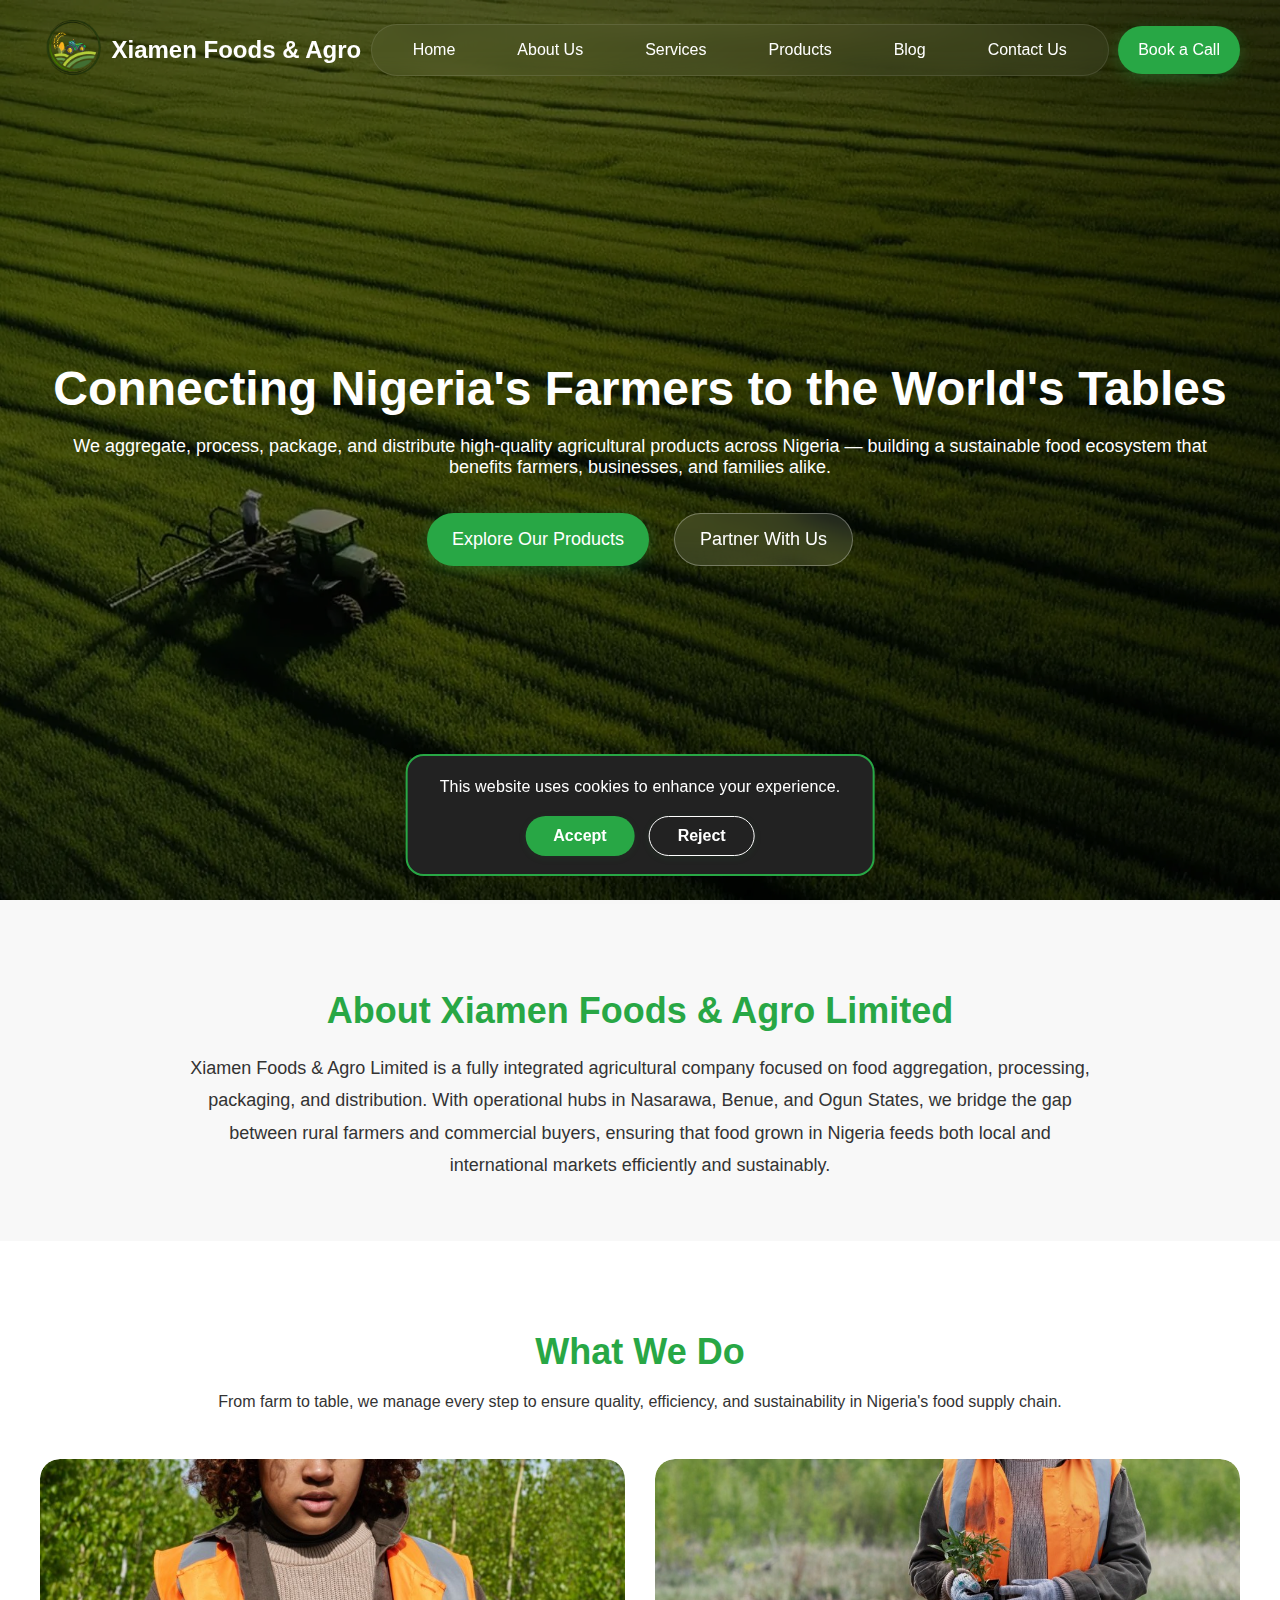
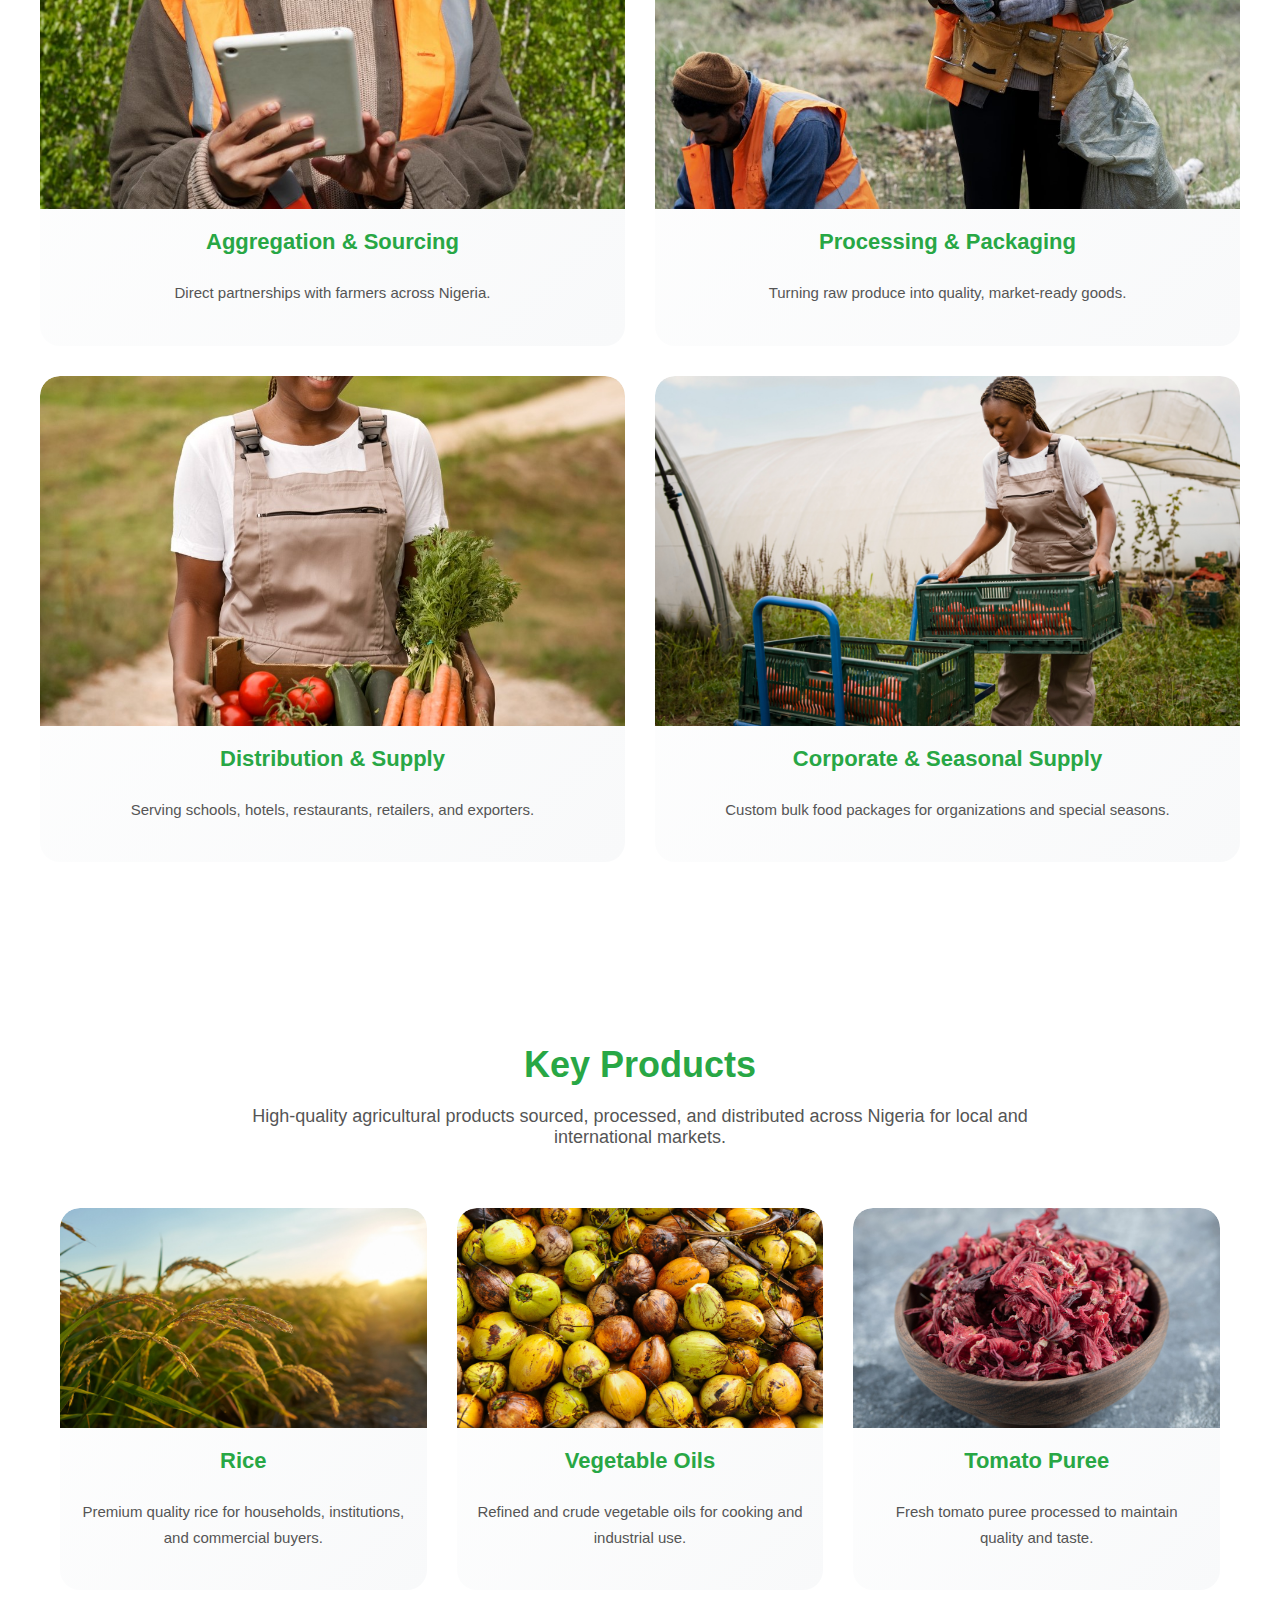
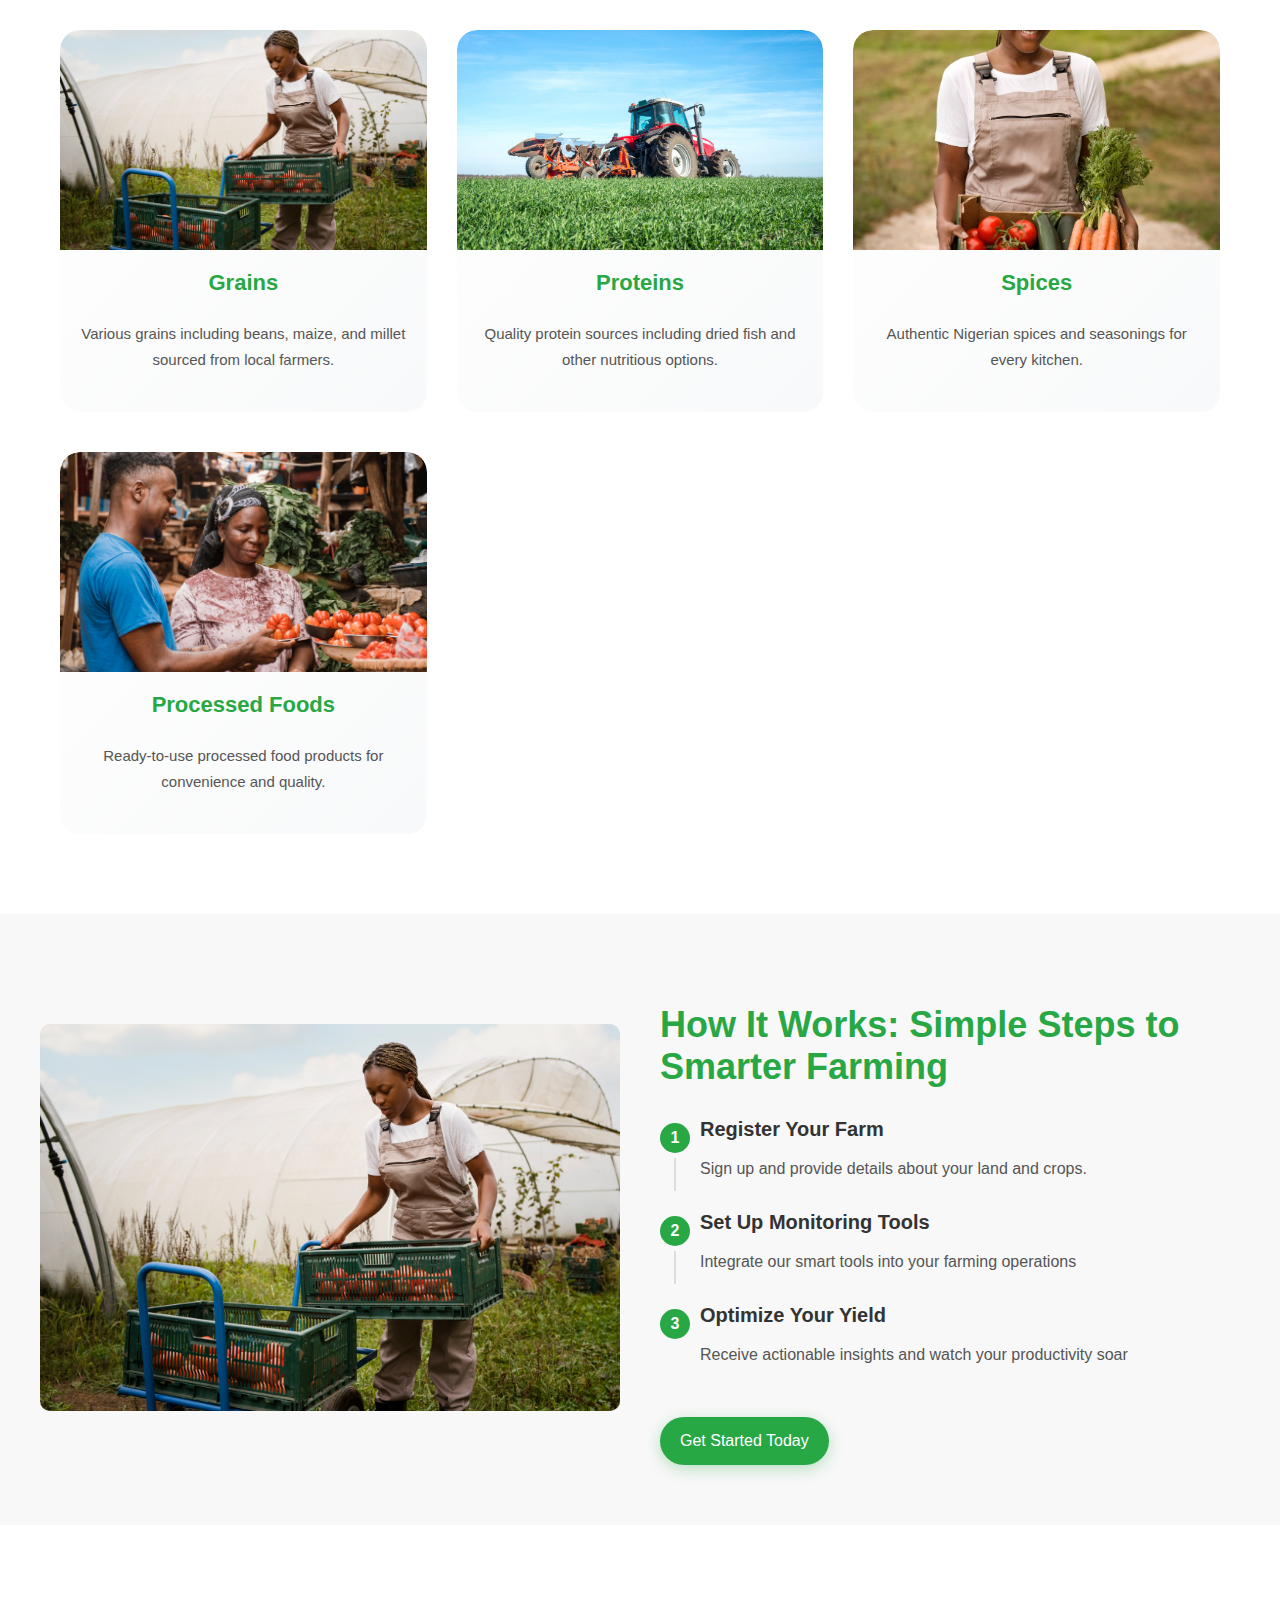
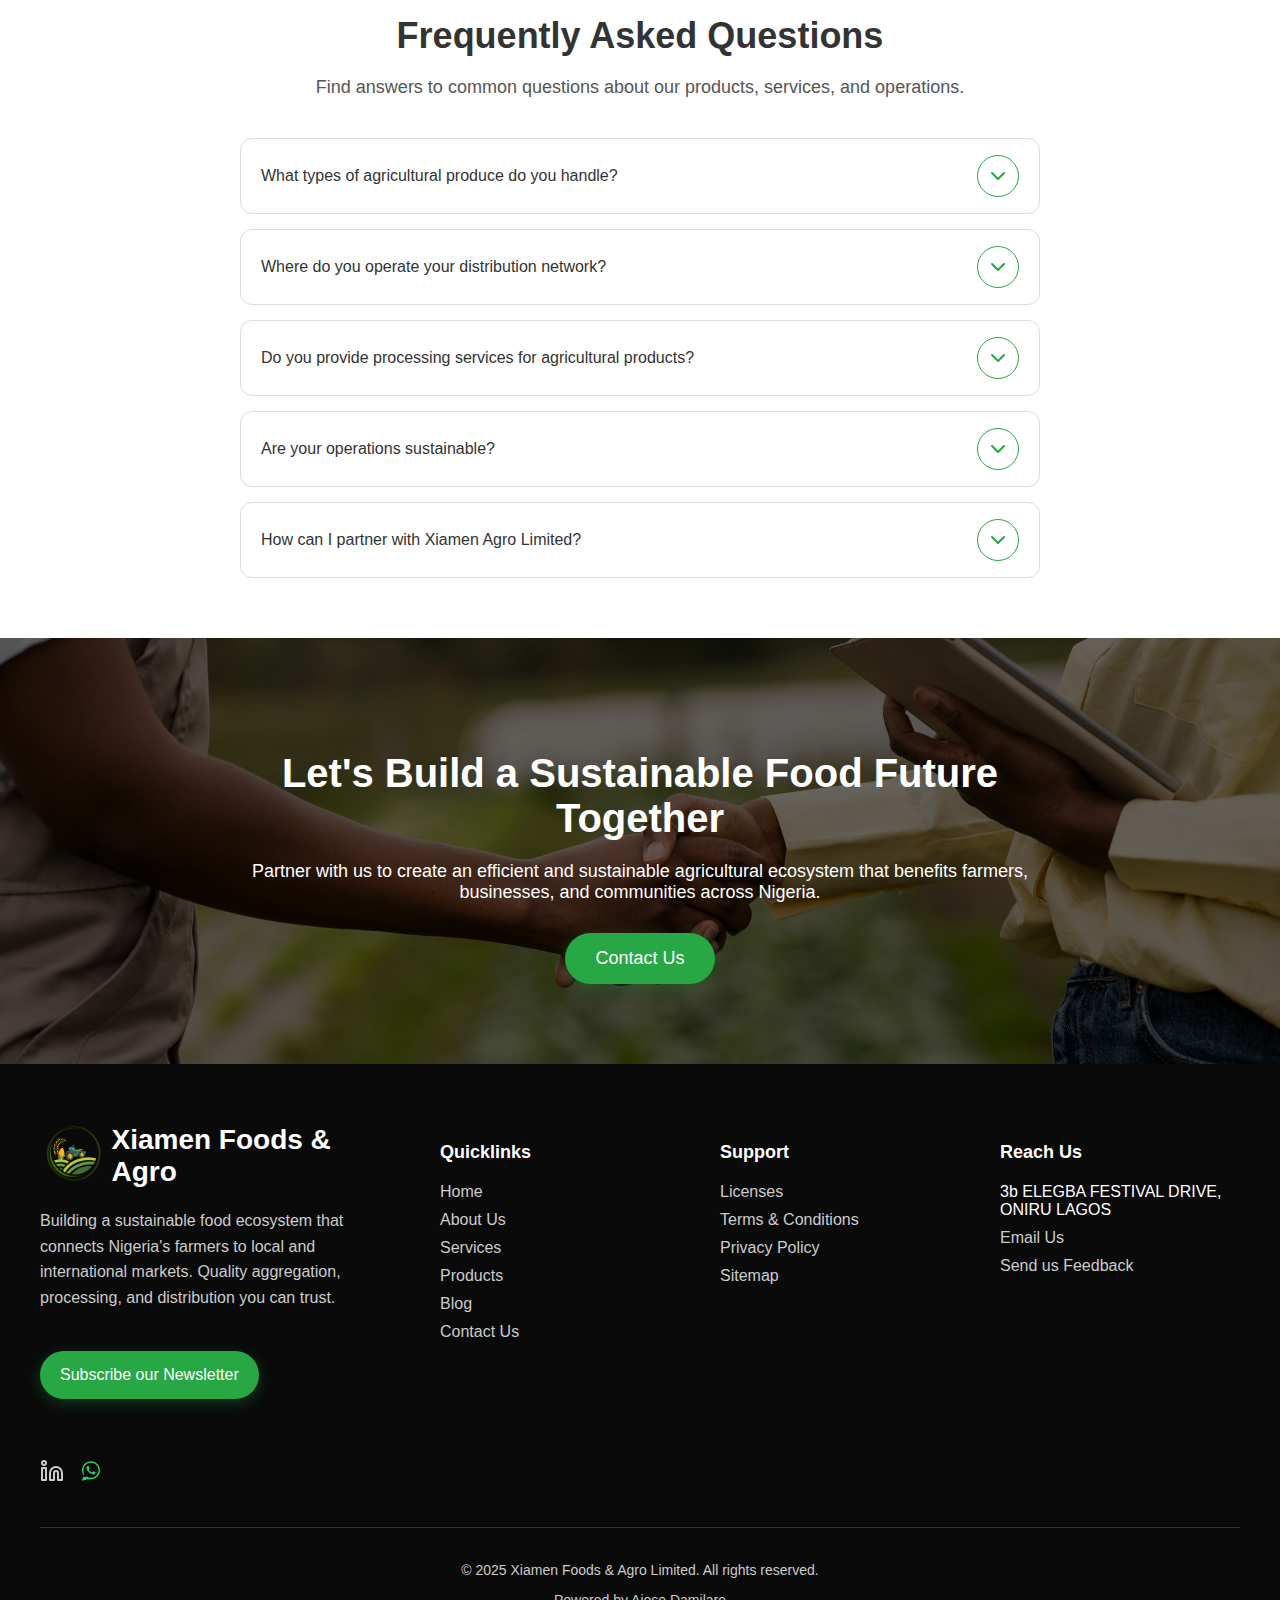
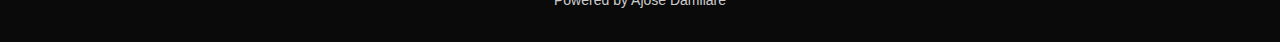
<file: index.html>
<!DOCTYPE html>
<html lang="en">
  <head>
    <meta charset="UTF-8" />
    <meta name="viewport" content="width=device-width, initial-scale=1.0" />
    <title>
      Xiamen Foods & Agro Limited - Connecting Nigeria's Farmers to the World's
      Tables
    </title>
    <meta
      name="description"
      content="Xiamen Foods & Agro Limited aggregates, processes, packages, and distributes high-quality agricultural products across Nigeria — building a sustainable food ecosystem."
    />
    <link rel="stylesheet" href="style.css" />
    <link
      rel="icon"
      href="assets/images/favicon/favicon.ico"
      type="image/x-icon"
    />
    <!-- Favicon will be added here once the file is provided -->
  </head>
  <body>
    <!-- Preloader -->
    <div class="preloader">
      <div class="preloader-content">
        <div class="preloader-logo">
          <svg width="80" height="80" viewBox="0 0 100 100">
            <circle
              cx="50"
              cy="50"
              r="45"
              fill="none"
              stroke="#28a745"
              stroke-width="3"
              stroke-dasharray="283"
              stroke-dashoffset="75"
              stroke-linecap="round"
            >
              <animateTransform
                attributeName="transform"
                type="rotate"
                from="0 50 50"
                to="360 50 50"
                dur="1.5s"
                repeatCount="indefinite"
              />
            </circle>
            <circle
              cx="50"
              cy="50"
              r="35"
              fill="none"
              stroke="#20803d"
              stroke-width="3"
              stroke-dasharray="220"
              stroke-dashoffset="55"
              stroke-linecap="round"
            >
              <animateTransform
                attributeName="transform"
                type="rotate"
                from="360 50 50"
                to="0 50 50"
                dur="1.2s"
                repeatCount="indefinite"
              />
            </circle>
          </svg>
        </div>
        <div class="preloader-text">Xiamen Foods & Agro</div>
      </div>
    </div>

    <header>
      <div class="container">
        <div class="logo">
          <a href="index.html"
            ><img
              src="assets/images/logo.png"
              alt="Xiamen Foods & Agro Logo"
              loading="lazy"
          /></a>
          <span>Xiamen Foods & Agro</span>
        </div>
        <nav class="desktop-nav">
          <ul>
            <li><a href="index.html">Home</a></li>
            <li><a href="about.html">About Us</a></li>
            <li><a href="services.html">Services</a></li>
            <li><a href="products.html">Products</a></li>
            <li><a href="blog.html">Blog</a></li>
            <li><a href="contact.html">Contact Us</a></li>
          </ul>
        </nav>
        <button
          class="cta-button desktop-cta"
          onclick="window.location.href='apply.html'"
        >
          Book a Call
        </button>
        <div class="hamburger-menu">
          <div class="bar"></div>
          <div class="bar"></div>
          <div class="bar"></div>
        </div>
      </div>
    </header>

    <div class="mobile-nav">
      <div class="mobile-nav-container">
        <div class="close-button">
          <svg
            xmlns="http://www.w3.org/2000/svg"
            width="24"
            height="24"
            fill="none"
            viewBox="0 0 16 16"
            app="ikonik"
            class="ikonik-6pjwv"
          >
            <path
              fill="currentColor"
              d="m9.414 8 5.293-5.293a1 1 0 1 0-1.414-1.414L8 6.586 2.707 1.293a1 1 0 0 0-1.414 1.414L6.586 8l-5.293 5.293a1 1 0 1 0 1.414 1.414L8 9.414l5.293 5.293a1 1 0 0 0 1.414-1.414L9.414 8Z"
              app="ikonik"
              class="path-q31w7i"
            ></path>
          </svg>
        </div>
        <ul>
          <li><a href="index.html">Home</a></li>
          <li><a href="about.html">About Us</a></li>
          <li><a href="services.html">Services</a></li>
          <li><a href="products.html">Products</a></li>
          <li><a href="blog.html">Blog</a></li>
          <li><a href="contact.html">Contact Us</a></li>
        </ul>
        <button
          class="cta-button mobile-cta"
          onclick="window.location.href='apply.html'"
        >
          Book a Call
        </button>
      </div>
    </div>

    <section class="hero">
      <div class="container">
        <h1>Connecting Nigeria's Farmers to the World's Tables</h1>
        <p>
          We aggregate, process, package, and distribute high-quality
          agricultural products across Nigeria — building a sustainable food
          ecosystem that benefits farmers, businesses, and families alike.
        </p>
        <div class="hero-buttons">
          <button
            class="cta-button"
            onclick="window.location.href='services.html'"
          >
            Explore Our Products
          </button>
          <button
            class="secondary-button"
            onclick="window.location.href='partner.html'"
          >
            Partner With Us
          </button>
        </div>
      </div>
    </section>

    <section class="about-us">
      <div class="container">
        <h2>About Xiamen Foods & Agro Limited</h2>
        <p>
          Xiamen Foods & Agro Limited is a fully integrated agricultural company
          focused on food aggregation, processing, packaging, and distribution.
          With operational hubs in Nasarawa, Benue, and Ogun States, we bridge
          the gap between rural farmers and commercial buyers, ensuring that
          food grown in Nigeria feeds both local and international markets
          efficiently and sustainably.
        </p>
      </div>
    </section>

    <section class="solutions">
      <div class="container">
        <h2>What We Do</h2>
        <p style="text-align: center">
          From farm to table, we manage every step to ensure quality,
          efficiency, and sustainability in Nigeria's food supply chain.
        </p>
        <div class="solution-cards">
          <div class="solution-card">
            <img
              src="./assets/images/Smart Irrigation.jpg"
              alt="Aggregation & Sourcing"
              loading="lazy"
            />
            <h3>Aggregation & Sourcing</h3>
            <p>Direct partnerships with farmers across Nigeria.</p>
          </div>
          <div class="solution-card">
            <img
              src="./assets/images/Soil Analysis.jpg"
              alt="Processing & Packaging"
              loading="lazy"
            />
            <h3>Processing & Packaging</h3>
            <p>Turning raw produce into quality, market-ready goods.</p>
          </div>
          <div class="solution-card">
            <img
              src="./assets/images/Market Insight.jpg"
              alt="Distribution & Supply"
              loading="lazy"
            />
            <h3>Distribution & Supply</h3>
            <p>
              Serving schools, hotels, restaurants, retailers, and exporters.
            </p>
          </div>
          <div class="solution-card">
            <img
              src="./assets/images/how-it-works.jpg"
              alt="Corporate & Seasonal Supply"
              loading="lazy"
            />
            <h3>Corporate & Seasonal Supply</h3>
            <p>
              Custom bulk food packages for organizations and special seasons.
            </p>
          </div>
        </div>
      </div>
    </section>

    <section class="products">
      <div class="container">
        <h2>Key Products</h2>
        <p class="products-subheading">
          High-quality agricultural products sourced, processed, and distributed
          across Nigeria for local and international markets.
        </p>
        <div class="product-items">
          <div class="product-item">
            <img src="assets/images/rice.jpg" alt="Rice" loading="lazy" />
            <h3>Rice</h3>
            <p>
              Premium quality rice for households, institutions, and commercial
              buyers.
            </p>
          </div>
          <div class="product-item">
            <img
              src="assets/images/palm oil.jpg"
              alt="Vegetable Oils"
              loading="lazy"
            />
            <h3>Vegetable Oils</h3>
            <p>
              Refined and crude vegetable oils for cooking and industrial use.
            </p>
          </div>
          <div class="product-item">
            <img
              src="assets/images/hibiscus.jpg"
              alt="Tomato Puree"
              loading="lazy"
            />
            <h3>Tomato Puree</h3>
            <p>Fresh tomato puree processed to maintain quality and taste.</p>
          </div>
          <div class="product-item">
            <img
              src="assets/images/how-it-works.jpg"
              alt="Grains"
              loading="lazy"
            />
            <h3>Grains</h3>
            <p>
              Various grains including beans, maize, and millet sourced from
              local farmers.
            </p>
          </div>
          <div class="product-item">
            <img
              src="assets/images/tractor-image.jpg"
              alt="Proteins"
              loading="lazy"
            />
            <h3>Proteins</h3>
            <p>
              Quality protein sources including dried fish and other nutritious
              options.
            </p>
          </div>
          <div class="product-item">
            <img
              src="assets/images/Market Insight.jpg"
              alt="Spices"
              loading="lazy"
            />
            <h3>Spices</h3>
            <p>Authentic Nigerian spices and seasonings for every kitchen.</p>
          </div>
          <div class="product-item">
            <img
              src="assets/images/Lagos State Commodity Exchange.jpg"
              alt="Processed Foods"
              loading="lazy"
            />
            <h3>Processed Foods</h3>
            <p>
              Ready-to-use processed food products for convenience and quality.
            </p>
          </div>
        </div>
      </div>
    </section>

    <section class="how-it-works">
      <div class="container">
        <div class="how-it-works-content">
          <div class="how-it-works-image">
            <img
              src="assets/images/how-it-works.jpg"
              alt="How It Works"
              loading="lazy"
            />
          </div>
          <div class="how-it-works-steps">
            <h2>How It Works: Simple Steps to Smarter Farming</h2>
            <ol>
              <li>
                <h3>Register Your Farm</h3>
                <p>Sign up and provide details about your land and crops.</p>
              </li>
              <li>
                <h3>Set Up Monitoring Tools</h3>
                <p>Integrate our smart tools into your farming operations</p>
              </li>
              <li>
                <h3>Optimize Your Yield</h3>
                <p>
                  Receive actionable insights and watch your productivity soar
                </p>
              </li>
            </ol>
            <button
              class="cta-button"
              onclick="window.location.href='apply.html'"
            >
              Get Started Today
            </button>
          </div>
        </div>
      </div>
    </section>

    <section class="faq">
      <div class="container">
        <h2>Frequently Asked Questions</h2>
        <p class="faq-subheading">
          Find answers to common questions about our products, services, and
          operations.
        </p>
        <div class="faq-items">
          <!-- FAQ items will be populated here -->
          <div class="faq-item">
            <div class="faq-question">
              <h3>What types of agricultural produce do you handle?</h3>
              <div class="faq-icon">
                <svg
                  xmlns="http://www.w3.org/2000/svg"
                  width="24"
                  height="24"
                  viewBox="0 0 24 24"
                  fill="none"
                  stroke="currentColor"
                  stroke-width="2"
                  stroke-linecap="round"
                  stroke-linejoin="round"
                >
                  <polyline points="6 9 12 15 18 9"></polyline>
                </svg>
              </div>
            </div>
            <div class="faq-answer">
              <p>
                We primarily focus on key agricultural produce such as Palm Oil,
                Hibiscus, and Rice for domestic distribution in Nigeria and
                export to Ghana.
              </p>
            </div>
          </div>
          <div class="faq-item">
            <div class="faq-question">
              <h3>Where do you operate your distribution network?</h3>
              <div class="faq-icon">
                <svg
                  xmlns="http://www.w3.org/2000/svg"
                  width="24"
                  height="24"
                  viewBox="0 0 24 24"
                  fill="none"
                  stroke="currentColor"
                  stroke-width="2"
                  stroke-linecap="round"
                  stroke-linejoin="round"
                >
                  <polyline points="6 9 12 15 18 9"></polyline>
                </svg>
              </div>
            </div>
            <div class="faq-answer">
              <p>
                Our distribution network covers strategic locations across
                Nigeria (including Lagos HQ, Nasarawa Operations, and Abuja) and
                extends to Ghana.
              </p>
            </div>
          </div>
          <div class="faq-item">
            <div class="faq-question">
              <h3>
                Do you provide processing services for agricultural products?
              </h3>
              <div class="faq-icon">
                <svg
                  xmlns="http://www.w3.org/2000/svg"
                  width="24"
                  height="24"
                  viewBox="0 0 24 24"
                  fill="none"
                  stroke="currentColor"
                  stroke-width="2"
                  stroke-linecap="round"
                  stroke-linejoin="round"
                >
                  <polyline points="6 9 12 15 18 9"></polyline>
                </svg>
              </div>
            </div>
            <div class="faq-answer">
              <p>
                Yes, we offer comprehensive processing and value addition
                services to enhance the quality and market value of agricultural
                produce.
              </p>
            </div>
          </div>
          <div class="faq-item">
            <div class="faq-question">
              <h3>Are your operations sustainable?</h3>
              <div class="faq-icon">
                <svg
                  xmlns="http://www.w3.org/2000/svg"
                  width="24"
                  height="24"
                  viewBox="0 0 24 24"
                  fill="none"
                  stroke="currentColor"
                  stroke-width="2"
                  stroke-linecap="round"
                  stroke-linejoin="round"
                >
                  <polyline points="6 9 12 15 18 9"></polyline>
                </svg>
              </div>
            </div>
            <div class="faq-answer">
              <p>
                We are committed to sustainable practices throughout our
                farming, processing, and distribution activities to minimize
                environmental impact.
              </p>
            </div>
          </div>
          <div class="faq-item">
            <div class="faq-question">
              <h3>How can I partner with Xiamen Agro Limited?</h3>
              <div class="faq-icon">
                <svg
                  xmlns="http://www.w3.org/2000/svg"
                  width="24"
                  height="24"
                  viewBox="0 0 24 24"
                  fill="none"
                  stroke="currentColor"
                  stroke-width="2"
                  stroke-linecap="round"
                  stroke-linejoin="round"
                >
                  <polyline points="6 9 12 15 18 9"></polyline>
                </svg>
              </div>
            </div>
            <div class="faq-answer">
              <p>
                You can reach out to us through the contact form on this page or
                book a call through our 'Book a Call' button to discuss
                potential partnerships and collaborations.
              </p>
            </div>
          </div>
        </div>
      </div>
    </section>

    <section class="cta-footer">
      <div class="container">
        <div class="cta-footer-content">
          <h2>Let's Build a Sustainable Food Future Together</h2>
          <p>
            Partner with us to create an efficient and sustainable agricultural
            ecosystem that benefits farmers, businesses, and communities across
            Nigeria.
          </p>
          <div class="cta-buttons">
            <button
              class="cta-button"
              onclick="window.location.href='contact.html'"
            >
              Contact Us
            </button>
          </div>
        </div>
      </div>
    </section>

    <footer>
      <div class="container">
        <div class="main-footer-content">
          <div class="footer-col footer-brand">
            <div class="logo">
              <a href="index.html"
                ><img
                  src="assets/images/logo.png"
                  alt="Xiamen Foods & Agro Logo"
                  loading="lazy"
              /></a>
              <span>Xiamen Foods & Agro</span>
            </div>
            <p>
              Building a sustainable food ecosystem that connects Nigeria's
              farmers to local and international markets. Quality aggregation,
              processing, and distribution you can trust.
            </p>
            <button class="cta-button">Subscribe our Newsletter</button>
          </div>
          <div class="footer-col footer-explore">
            <h3>Quicklinks</h3>
            <ul>
              <li><a href="index.html">Home</a></li>
              <li><a href="about.html">About Us</a></li>
              <li><a href="services.html">Services</a></li>
              <li><a href="products.html">Products</a></li>
              <li><a href="blog.html">Blog</a></li>
              <li><a href="contact.html">Contact Us</a></li>
            </ul>
          </div>
          <div class="footer-col footer-support">
            <h3>Support</h3>
            <ul>
              <li><a href="#">Licenses</a></li>
              <li><a href="#">Terms &amp; Conditions</a></li>
              <li><a href="#">Privacy Policy</a></li>
              <li><a href="sitemap.html">Sitemap</a></li>
            </ul>
          </div>
          <div class="footer-col footer-contact">
            <h3>Reach Us</h3>
            <ul>
              <li>3b ELEGBA FESTIVAL DRIVE, ONIRU LAGOS</li>
              <li><a href="mailto:info@xiamenagro.com">Email Us</a></li>
              <li><a href="contact.html">Send us Feedback</a></li>
            </ul>
          </div>
          <div class="footer-col footer-social">
            <div class="social-icons">
              <a
                href="https://www.linkedin.com/company/xiamen-agro/"
                aria-label="LinkedIn"
                target="_blank"
                ><svg
                  xmlns="http://www.w3.org/2000/svg"
                  width="24"
                  height="24"
                  viewBox="0 0 24 24"
                  fill="none"
                  stroke="currentColor"
                  stroke-width="2"
                  stroke-linecap="round"
                  stroke-linejoin="round"
                  class="feather feather-linkedin"
                >
                  <path
                    d="M16 8a6 6 0 0 1 6 6v7h-4v-7a2 2 0 0 0-2-2 2 2 0 0 0-2 2v7h-4v-7a6 6 0 0 1 6-6z"
                  ></path>
                  <rect x="2" y="9" width="4" height="12"></rect>
                  <circle cx="4" cy="4" r="2"></circle></svg
              ></a>
              <a
                href="https://wa.me/2348070454584"
                aria-label="WhatsApp"
                target="_blank"
                ><svg
                  xmlns="http://www.w3.org/2000/svg"
                  width="24"
                  height="24"
                  viewBox="0 0 32 32"
                  fill="none"
                >
                  <path
                    d="M16 3C9.373 3 4 8.373 4 15c0 2.385.668 4.607 1.938 6.563L4 29l7.688-1.938A12.93 12.93 0 0 0 16 27c6.627 0 12-5.373 12-12S22.627 3 16 3zm0 22c-1.98 0-3.91-.516-5.594-1.5l-.406-.25-4.5 1.125 1.188-4.375-.25-.406A9.96 9.96 0 0 1 6 15c0-5.523 4.477-10 10-10s10 4.477 10 10-4.477 10-10 10zm5.406-7.594c-.297-.148-1.758-.867-2.031-.965-.273-.098-.47-.148-.668.148-.195.297-.766.965-.94 1.164-.172.195-.344.223-.641.074-.297-.148-1.254-.463-2.39-1.477-.883-.788-1.48-1.762-1.652-2.059-.172-.297-.018-.457.13-.605.133-.132.297-.344.445-.516.148-.172.197-.297.297-.495.098-.199.049-.371-.025-.52-.074-.148-.668-1.613-.914-2.211-.242-.58-.487-.5-.668-.508l-.57-.01c-.195 0-.52.074-.793.371-.273.297-1.04 1.016-1.04 2.477 0 1.461 1.065 2.875 1.213 3.074.148.199 2.099 3.207 5.086 4.371.711.307 1.264.49 1.697.627.713.227 1.362.195 1.875.119.572-.084 1.758-.719 2.008-1.414.25-.695.25-1.289.174-1.414-.074-.125-.273-.199-.57-.344z"
                    fill="#25D366"
                  /></svg
              ></a>
            </div>
          </div>
        </div>
        <div class="footer-bottom">
          <p>&copy; 2025 Xiamen Foods & Agro Limited. All rights reserved.</p>
          <p>
            Powered by
            <a href="https://www.ajosedamilare.com/" target="_blank"
              >Ajose Damilare</a
            >
          </p>
        </div>
      </div>
    </footer>

    <div class="modal-overlay">
      <div class="modal-content">
        <span class="close-button">&times;</span>
        <h3>Subscribe to Our Newsletter</h3>
        <p>Stay updated with our latest news and offers.</p>
        <form id="newsletter-form">
          <input
            type="email"
            id="email"
            placeholder="Enter your email"
            required
          />
          <button type="submit" class="cta-button">Subscribe</button>
        </form>
      </div>
    </div>

    <button class="back-to-top">
      <svg
        xmlns="http://www.w3.org/2000/svg"
        width="24"
        height="24"
        viewBox="0 0 24 24"
        fill="none"
        stroke="currentColor"
        stroke-width="2.5"
        stroke-linecap="round"
        stroke-linejoin="round"
      >
        <path d="M12 19V5M5 12l7-7 7 7" />
      </svg>
    </button>

    <div id="cookie-notice" class="cookie-notice">
      <span class="cookie-message"
        >This website uses cookies to enhance your experience.</span
      >
      <div class="cookie-actions">
        <button id="accept-cookies" class="cookie-btn accept">Accept</button>
        <button id="reject-cookies" class="cookie-btn reject">Reject</button>
      </div>
    </div>
    <style>
      .cookie-notice {
        display: none;
        position: fixed;
        bottom: 24px;
        left: 50%;
        transform: translateX(-50%);
        background: #222;
        color: #fff;
        border-radius: 18px;
        box-shadow: 0 4px 24px rgba(0, 0, 0, 0.18);
        padding: 22px 32px 18px 32px;
        z-index: 9999;
        text-align: center;
        font-size: 1rem;
        max-width: 95vw;
        min-width: 280px;
        border: 2px solid #28a745;
        display: flex;
        flex-direction: column;
        align-items: center;
        gap: 12px;
        animation: fadeInCookies 0.4s;
      }
      @keyframes fadeInCookies {
        from {
          opacity: 0;
          transform: translateX(-50%) translateY(30px);
        }
        to {
          opacity: 1;
          transform: translateX(-50%) translateY(0);
        }
      }
      .cookie-message {
        margin-bottom: 8px;
        font-weight: 500;
        letter-spacing: 0.01em;
      }
      .cookie-actions {
        display: flex;
        gap: 14px;
      }
      .cookie-btn {
        padding: 10px 28px;
        border: none;
        border-radius: 100vw;
        font-size: 1rem;
        font-weight: 600;
        cursor: pointer;
        transition: background 0.2s, color 0.2s;
        box-shadow: 0 2px 8px rgba(40, 167, 69, 0.08);
      }
      .cookie-btn.accept {
        background: #28a745;
        color: #fff;
      }
      .cookie-btn.accept:hover {
        background: #218838;
      }
      .cookie-btn.reject {
        background: transparent;
        color: #fff;
        border: 1.5px solid #fff;
      }
      .cookie-btn.reject:hover {
        background: #fff;
        color: #28a745;
      }
      @media (max-width: 480px) {
        .cookie-notice {
          padding: 16px 8px 12px 8px;
          font-size: 0.95rem;
        }
        .cookie-btn {
          padding: 8px 16px;
          font-size: 0.95rem;
        }
      }
    </style>
    <script>
      window.addEventListener("DOMContentLoaded", function () {
        var notice = document.getElementById("cookie-notice");
        if (!localStorage.getItem("cookieConsent")) {
          notice.style.display = "flex";
        }
        document.getElementById("accept-cookies").onclick = function () {
          localStorage.setItem("cookieConsent", "accepted");
          notice.style.display = "none";
        };
        document.getElementById("reject-cookies").onclick = function () {
          localStorage.setItem("cookieConsent", "rejected");
          notice.style.display = "none";
        };
      });
    </script>

    <script src="script.js"></script>
  </body>
</html>
</file>
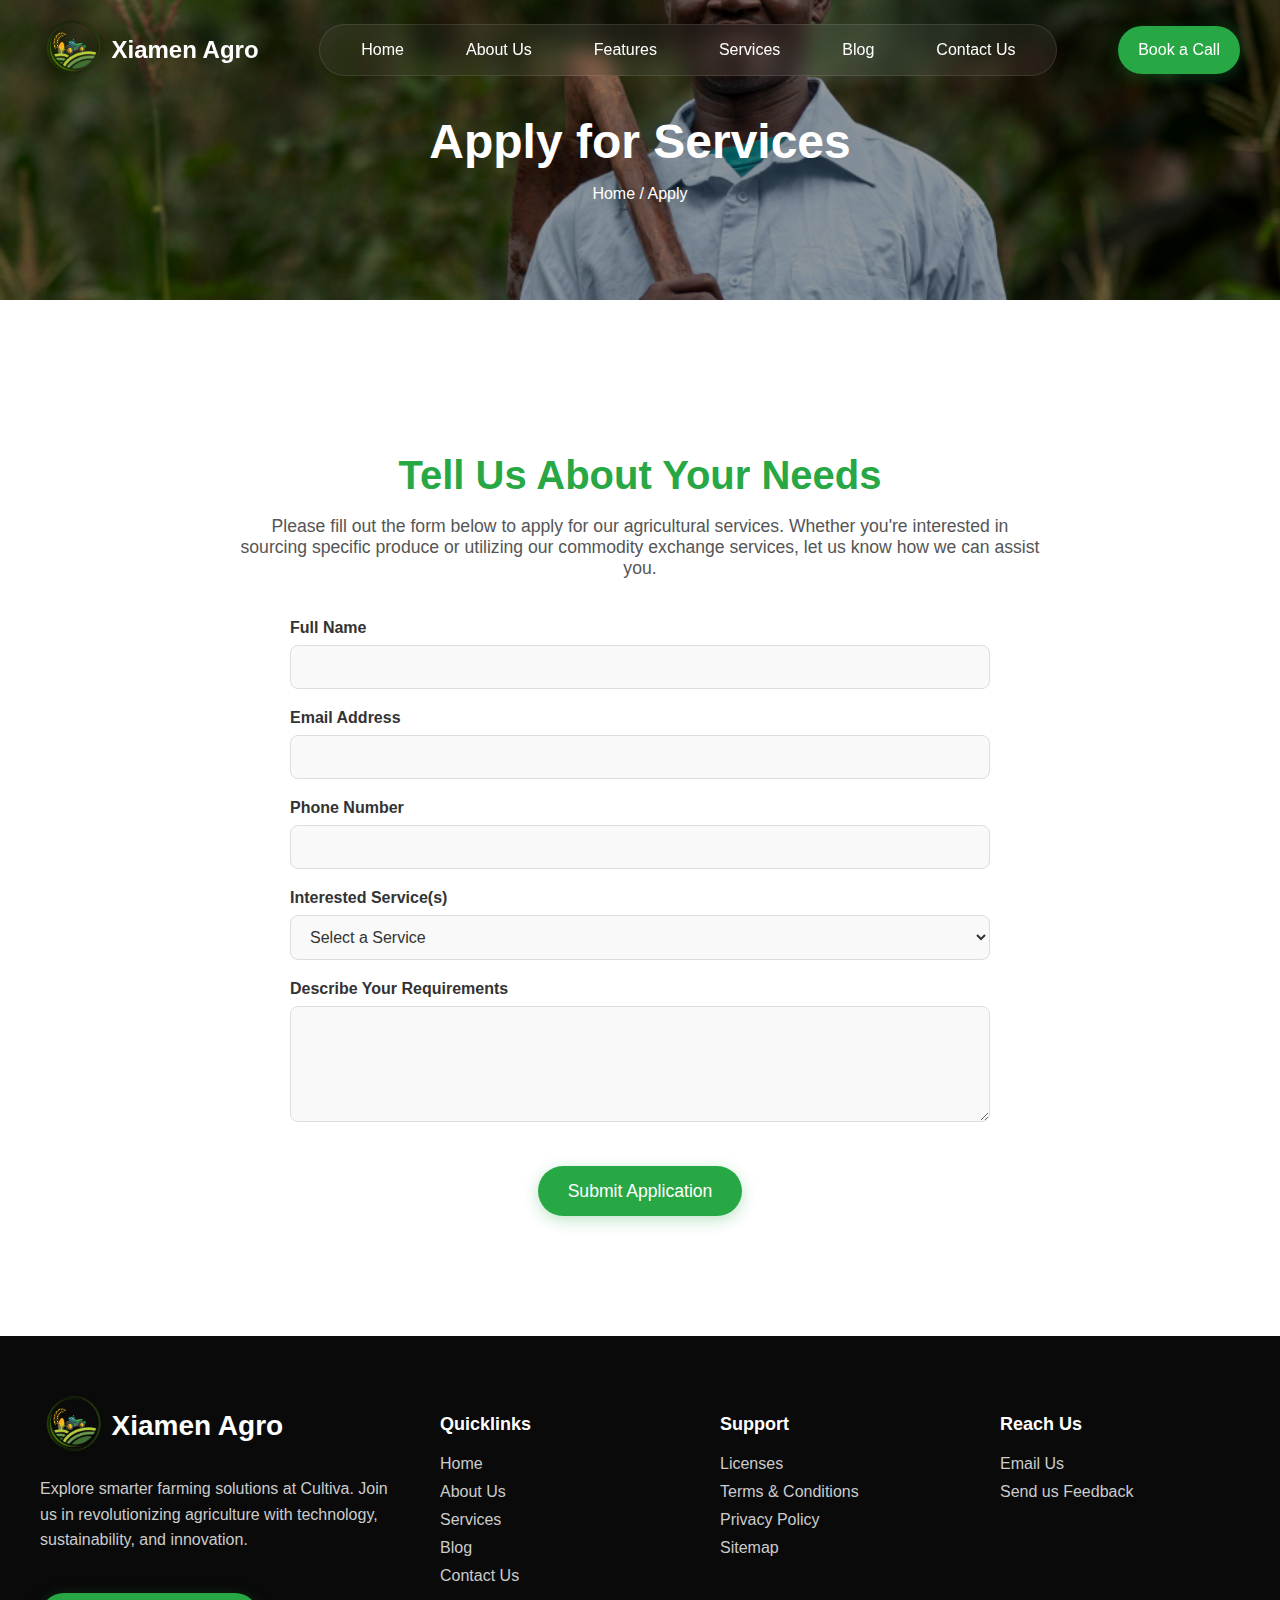
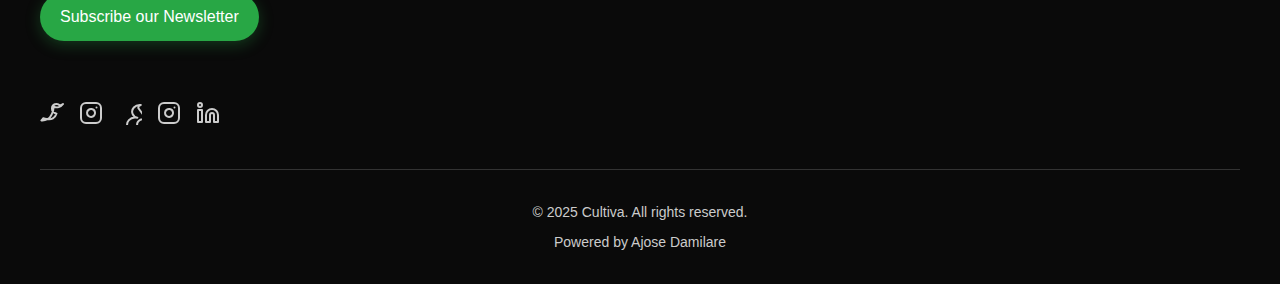
<file: apply.html>
<!DOCTYPE html>
<html lang="en">
<head>
    <meta charset="UTF-8">
    <meta name="viewport" content="width=device-width, initial-scale=1.0">
    <title>Book a Call - Xiamen Agro Limited</title>
    <meta name="description" content="Schedule a call with Xiamen Agro Limited to discuss your agricultural needs, explore potential partnerships, or learn more about our solutions.">
    <link rel="stylesheet" href="style.css">
    <link rel="icon" href="assets/images/favicon/favicon.ico" type="image/x-icon">
    <!-- Favicon will be added here once the file is provided -->
</head>
<body>
    <header>
        <div class="container">
            <div class="logo">
                <img src="assets/images/logo.png" alt="Xiamen Agro Logo">
                <span>Xiamen Agro</span>
            </div>
            <nav class="desktop-nav">
                <ul>
                    <li><a href="index.html">Home</a></li>
                    <li><a href="about.html">About Us</a></li>
                    <li><a href="features.html">Features</a></li>
                    <li><a href="services.html">Services</a></li>
                    <li><a href="blog.html">Blog</a></li>
                    <li><a href="contact.html">Contact Us</a></li>
                </ul>
            </nav>
             <button class="cta-button desktop-cta" onclick="window.location.href='apply.html'">Book a Call</button>
            <div class="hamburger-menu">
                <div class="bar"></div>
                <div class="bar"></div>
                <div class="bar"></div>
            </div>
        </div>
    </header>

    <div class="mobile-nav">
        <div class="mobile-nav-container">
            <div class="close-button">
                <svg xmlns="http://www.w3.org/2000/svg" width="24" height="24" fill="none" viewBox="0 0 16 16" app="ikonik" class="ikonik-6pjwv"><path fill="currentColor" d="m9.414 8 5.293-5.293a1 1 0 1 0-1.414-1.414L8 6.586 2.707 1.293a1 1 0 0 0-1.414 1.414L6.586 8l-5.293 5.293a1 1 0 1 0 1.414 1.414L8 9.414l5.293 5.293a1 1 0 0 0 1.414-1.414L9.414 8Z" app="ikonik" class="path-q31w7i"></path></svg>
            </div>
            <ul>
                <li><a href="index.html">Home</a></li>
                <li><a href="about.html">About Us</a></li>
                <li><a href="features.html">Features</a></li>
                <li><a href="services.html">Services</a></li>
                <li><a href="blog.html">Blog</a></li>
                <li><a href="contact.html">Contact Us</a></li>
            </ul>
            <button class="cta-button mobile-cta"  onclick="window.location.href='apply.html'">Book a Call</button>
        </div>
    </div>

    <main>
        <section class="page-hero">
            <div class="container">
                <h1>Apply for Services</h1>
                <p class="breadcrumb"><a href="index.html">Home</a> / Apply</p>
            </div>
        </section>

        <section class="page-content">
            <div class="container">
                <section class="apply-form-section">
                    <h2>Tell Us About Your Needs</h2>
                    <p class="section-subheading">Please fill out the form below to apply for our agricultural services. Whether you're interested in sourcing specific produce or utilizing our commodity exchange services, let us know how we can assist you.</p>
                    <form action="#" method="post" class="apply-form">
                        <div class="form-group">
                            <label for="name">Full Name</label>
                            <input type="text" id="name" name="name" required>
                        </div>
                        <div class="form-group">
                            <label for="email">Email Address</label>
                            <input type="email" id="email" name="email" required>
                        </div>
                         <div class="form-group">
                            <label for="phone">Phone Number</label>
                            <input type="tel" id="phone" name="phone">
                        </div>
                         <div class="form-group">
                            <label for="service-type">Interested Service(s)</label>
                            <select id="service-type" name="service-type" required>
                                <option value="">Select a Service</option>
                                <option value="rice">Rice</option>
                                <option value="hibiscus">Hibiscus</option>
                                <option value="palm-oil">Palm Oil</option>
                                <option value="commodity-exchange">Commodity Exchange</option>
                                <option value="other">Other</option>
                            </select>
                        </div>
                        <div class="form-group">
                            <label for="message">Describe Your Requirements</label>
                            <textarea id="message" name="message" rows="6" required></textarea>
                        </div>
                        <button type="submit" class="cta-button">Submit Application</button>
                    </form>
                </section>
            </div>
        </section>
    </main>

    <footer>
        <div class="container">
            <div class="main-footer-content">
                <div class="footer-col footer-brand">
                    <div class="logo">
                        <img src="assets/images/logo.png" alt="Xiamen Agro Logo">
                         <span>Xiamen Agro</span>
                    </div>
                    <p>Explore smarter farming solutions at Cultiva. Join us in revolutionizing agriculture with technology, sustainability, and innovation.</p>
                     <button class="cta-button">Subscribe our Newsletter</button>
                </div>
                <div class="footer-col footer-explore">
                    <h3>Quicklinks</h3>
                    <ul>
                        <li><a href="index.html">Home</a></li>
                        <li><a href="about.html">About Us</a></li>
                        <li><a href="services.html">Services</a></li>
                        <li><a href="blog.html">Blog</a></li>
                         <li><a href="contact.html">Contact Us</a></li>
                    </ul>
                </div>
                <div class="footer-col footer-support">
                    <h3>Support</h3>
                     <ul>
                        <li><a href="#">Licenses</a></li>
                        <li><a href="#">Terms &amp; Conditions</a></li>
                        <li><a href="#">Privacy Policy</a></li>
                        <li><a href="#">Sitemap</a></li>
                    </ul>
                </div>
                 <div class="footer-col footer-contact">
                    <h3>Reach Us</h3>
                     <ul>
                        <li><a href="mailto:#">Email Us</a></li>
                        <li><a href="contact.html">Send us Feedback</a></li>
                    </ul>
                </div>
                <div class="footer-col footer-social">
                    <div class="social-icons">
                         <a href="#" aria-label="Twitter"><svg xmlns="http://www.w3.org/2000/svg" width="24" height="24" viewBox="0 0 24 24" fill="none" stroke="currentColor" stroke-width="2" stroke-linecap="round" stroke-linejoin="round" class="feather feather-twitter"><path d="M23 3a10.9 10.9 0 0 1-3.14 1.53 4.48 4.48 0 0 0-7.86 3c0 2.42 2.22 4.48 4.5 5.07A7.6 7.6 0 0 1 7 18a10.6 10.6 0 0 1-3.8-.7c-.4.7-1.1 1.5-1.8 2.1 2.1.2 4.3-.3 6.2-1.2 1.9-1 3.3-2.8 4.1-4.8 1.1-2.1 1.8-4.6 1.8-7 0-.3-.1-.5-.1-.8A7.7 7.7 0 0 0 23 3z"></path></svg></a>
                        <a href="#" aria-label="Instagram"><svg xmlns="http://www.w3.org/2000/svg" width="24" height="24" viewBox="0 0 24 24" fill="none" stroke="currentColor" stroke-width="2" stroke-linecap="round" stroke-linejoin="round" class="feather feather-instagram"><rect x="2" y="2" width="20" height="20" rx="5" ry="5"></rect><path d="M16 11.37A4 4 0 1 1 12.63 8 4 4 0 0 1 16 11.37z"></path><line x1="17.5" y1="6.5" x2="17.51" y2="6.5"></line></svg></a>
                        <a href="#" aria-label="Tiktok"><svg xmlns="http://www.w3.org/2000/svg" width="24" height="24" viewBox="0 0 24 24" fill="none" stroke="currentColor" stroke-width="2" stroke-linecap="round" stroke-linejoin="round" class="feather feather-tiktok"><path d="M20.46 7.27c-.21-.54-.17-1.1.1-1.58.25-.51.66-.93 1.13-1.2.38-.2.73-.39 1.09-.53-.01 0-.01 0 0 0-2.54-.3-5.15.6-6.92 2.52-1.7 1.83-2.11 4.3-1.28 6.41.83 2.05 2.62 3.53 4.8 3.8-.08.01-.17.02-.25.02-.4 0-.79-.05-1.18-.14-.4-.08-.8-.12-1.2-.11-2.18.06-4.32.98-5.85 2.66-1.52 1.66-2.12 3.8-1.65 5.82.47 2.08 2.09 3.63 4.1 4.12 1.1.26 2.23.39 3.37.39.5 0 1-.03 1.5-.08 1.2-.1 2.34-.38 3.4-.8-.6-.5-1.1-1.1-1.5-1.8-.4-.7-.7-1.5-.9-2.3-.2-1-.1-2.1.3-3 .3-.7.8-1.3 1.4-1.8 1.1-.9 2.5-1.4 3.9-1.4.4 0 .9.02 1.3.08.4.05.8.12 1.1.23.12-.5.23-1 .35-1.5z"></path></svg></a>
                        <a href="#" aria-label="Instagram"><svg xmlns="http://www.w3.org/2000/svg" width="24" height="24" viewBox="0 0 24 24" fill="none" stroke="currentColor" stroke-width="2" stroke-linecap="round" stroke-linejoin="round" class="feather feather-instagram"><rect x="2" y="2" width="20" height="20" rx="5" ry="5"></rect><path d="M16 11.37A4 4 0 1 1 12.63 8 4 4 0 0 1 16 11.37z"></path><line x1="17.5" y1="6.5" x2="17.51" y2="6.5"></line></svg></a>
                        <a href="#" aria-label="LinkedIn"><svg xmlns="http://www.w3.org/2000/svg" width="24" height="24" viewBox="0 0 24 24" fill="none" stroke="currentColor" stroke-width="2" stroke-linecap="round" stroke-linejoin="round" class="feather feather-linkedin"><path d="M16 8a6 6 0 0 1 6 6v7h-4v-7a2 2 0 0 0-2-2 2 2 0 0 0-2 2v7h-4v-7a6 6 0 0 1 6-6z"></path><rect x="2" y="9" width="4" height="12"></rect><circle cx="4" cy="4" r="2"></circle></svg></a>
                    </div>
                </div>
            </div>
             <div class="footer-bottom">
                <p>&copy; 2025 Cultiva. All rights reserved.</p>
                <p>Powered by <a href="https://www.ajosedamilare.com/" target="_blank">Ajose Damilare</a></p>
            </div>
        </div>
    </footer>

    <div class="modal-overlay">
        <div class="modal-content">
            <span class="close-button">&times;</span>
            <h3>Subscribe to Our Newsletter</h3>
            <p>Stay updated with our latest news and offers.</p>
            <form id="newsletter-form">
                <input type="email" id="email" placeholder="Enter your email" required>
                <button type="submit" class="cta-button">Subscribe</button>
            </form>
        </div>
    </div>

    <button class="back-to-top">
        &#x2191;
    </button>

    <script src="script.js"></script>
</body>
</html>
</file>
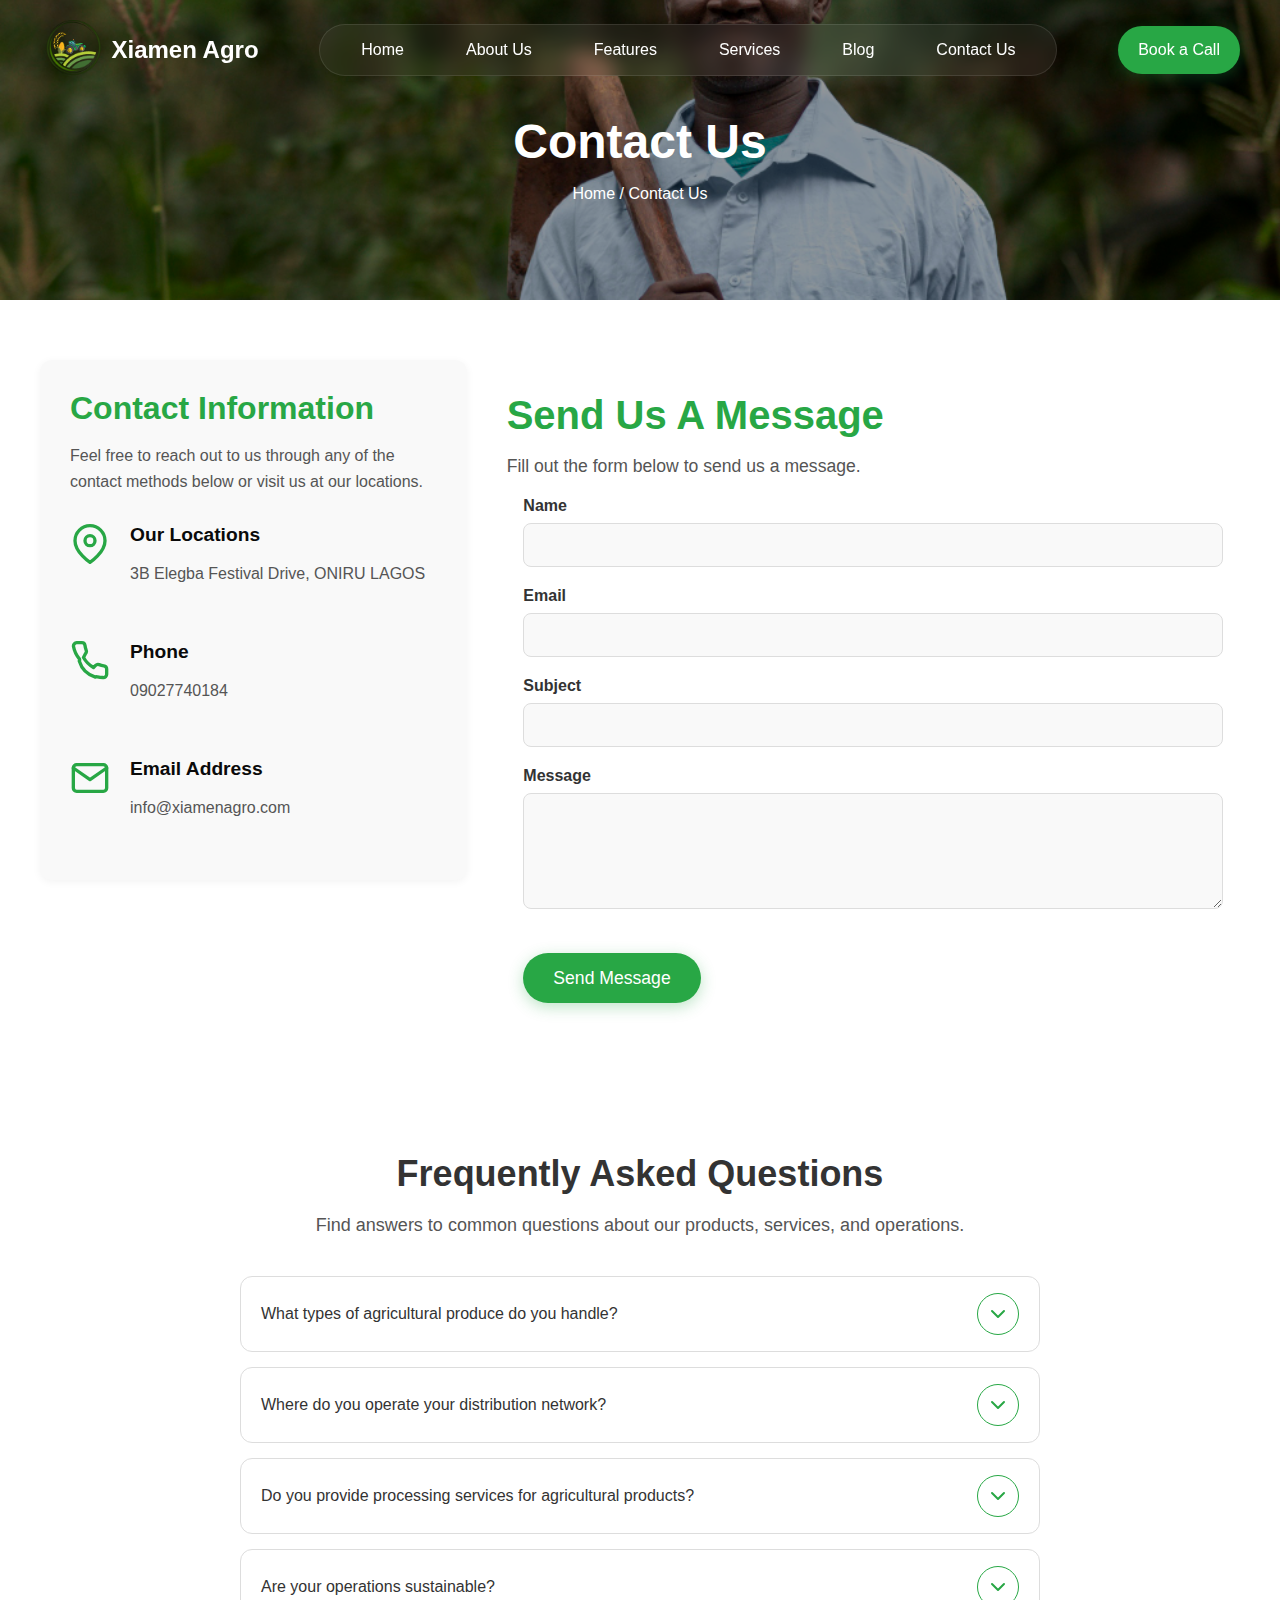
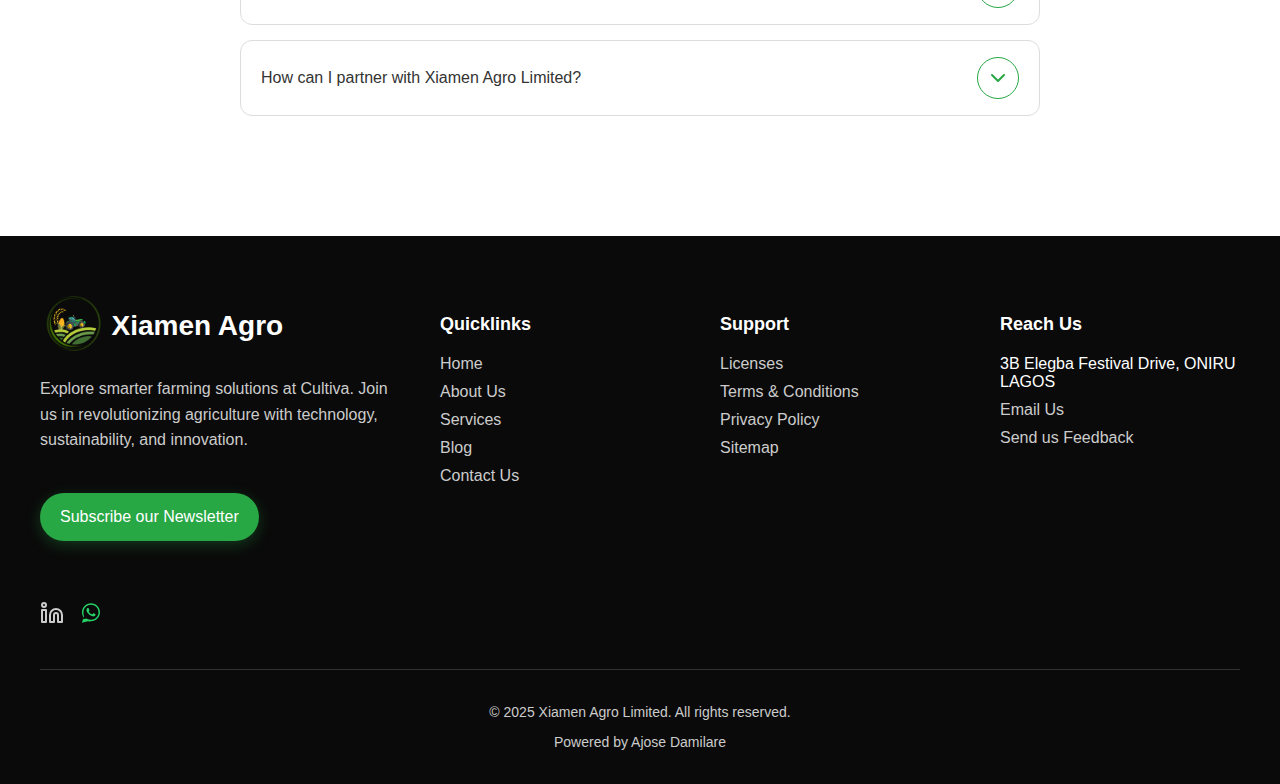
<file: contact.html>
<!DOCTYPE html>
<html lang="en">
<head>
    <meta charset="UTF-8">
    <meta name="viewport" content="width=device-width, initial-scale=1.0">
    <title>Contact Us - Xiamen Agro Limited</title>
    <meta name="description" content="Get in touch with Xiamen Agro Limited. Contact us for inquiries about our agricultural products, services, distribution network, or any other questions. Find our contact details here.">
    <link rel="stylesheet" href="style.css">
    <link rel="icon" href="assets/images/favicon/favicon.ico" type="image/x-icon">
    <!-- Favicon will be added here once the file is provided -->
</head>
<body>
    <header>
        <div class="container">
            <div class="logo" onclick="window.location.href='index.html'" style="cursor:pointer;">
                <img src="assets/images/logo.png" alt="Xiamen Agro Logo">
                <span>Xiamen Agro</span>
            </div>
            <nav class="desktop-nav">
                <ul>
                    <li><a href="index.html">Home</a></li>
                    <li><a href="about.html">About Us</a></li>
                    <li><a href="features.html">Features</a></li>
                    <li><a href="services.html">Services</a></li>
                    <li><a href="blog.html">Blog</a></li>
                    <li><a href="contact.html">Contact Us</a></li>
                </ul>
            </nav>
             <button class="cta-button desktop-cta" onclick="window.location.href='apply.html'">Book a Call</button>
            <div class="hamburger-menu">
                <div class="bar"></div>
                <div class="bar"></div>
                <div class="bar"></div>
            </div>
        </div>
    </header>

    <div class="mobile-nav">
        <div class="mobile-nav-container">
            <div class="close-button">
                <svg xmlns="http://www.w3.org/2000/svg" width="24" height="24" fill="none" viewBox="0 0 16 16" app="ikonik" class="ikonik-6pjwv"><path fill="currentColor" d="m9.414 8 5.293-5.293a1 1 0 1 0-1.414-1.414L8 6.586 2.707 1.293a1 1 0 0 0-1.414 1.414L6.586 8l-5.293 5.293a1 1 0 1 0 1.414 1.414L8 9.414l5.293 5.293a1 1 0 0 0 1.414-1.414L9.414 8Z" app="ikonik" class="path-q31w7i"></path></svg>
            </div>
            <ul>
                <li><a href="index.html">Home</a></li>
                <li><a href="about.html">About Us</a></li>
                <li><a href="features.html">Features</a></li>
                <li><a href="services.html">Services</a></li>
                <li><a href="blog.html">Blog</a></li>
                <li><a href="contact.html">Contact Us</a></li>
            </ul>
            <button class="cta-button mobile-cta"  onclick="window.location.href='apply.html'">Book a Call</button>
        </div>
    </div>

    <main>
        <section class="page-hero">
            <div class="container">
                <h1>Contact Us</h1>
                <p class="breadcrumb"><a href="index.html">Home</a> / Contact Us</p>
            </div>
        </section>

        <section class="page-content">
            <div class="container">
                <section class="contact-section-content">
                    <div class="contact-info">
                        <h2>Contact Information</h2>
                        <p>Feel free to reach out to us through any of the contact methods below or visit us at our locations.</p>
                        <div class="contact-details">
                            <div class="detail-item">
                                <div class="icon"><svg xmlns="http://www.w3.org/2000/svg" width="24" height="24" viewBox="0 0 24 24" fill="none" stroke="currentColor" stroke-width="2" stroke-linecap="round" stroke-linejoin="round"><path d="M21 10c0 7-9 13-9 13s-9-6-9-13a9 9 0 0 1 18 0z"></path><circle cx="12" cy="10" r="3"></circle></svg></div>
                                <div class="text">
                                    <h3>Our Locations</h3>
                                    <p>3B Elegba Festival Drive, ONIRU LAGOS</p>
                                </div>
                            </div>
                             <div class="detail-item">
                                <div class="icon"><svg xmlns="http://www.w3.org/2000/svg" width="24" height="24" viewBox="0 0 24 24" fill="none" stroke="currentColor" stroke-width="2" stroke-linecap="round" stroke-linejoin="round"><path d="M22 16.92v3a2 2 0 0 1-2.18 2.002 15.92 15.92 0 0 1-3.34-.34 1.29 1.29 0 0 0-1.29.049 14.48 14.48 0 0 1-9.63-9.63 1.29 1.29 0 0 0 .05-1.28A15.92 15.92 0 0 1 2.08 3.18A2 2 0 0 1 4.002 1h3a2 2 0 0 1 2 1.72 12.84 12.84 0 0 0 .7 2.81 2 2 0 0 1-.45 2.11L8.09 9.91a16 16 0 0 0 6 6l1.27-1.27a2 2 0 0 1 2.11-.45 12.84 12.84 0 0 0 2.81.7A2 2 0 0 1 22 16.92z"></path></svg></div>
                                <div class="text">
                                    <h3>Phone</h3>
                                    <p>09027740184</p>
                                </div>
                            </div>
                            <div class="detail-item">
                                <div class="icon"><svg xmlns="http://www.w3.org/2000/svg" width="24" height="24" viewBox="0 0 24 24" fill="none" stroke="currentColor" stroke-width="2" stroke-linecap="round" stroke-linejoin="round"><path d="M4 4h16c1.1 0 2 .9 2 2v12c0 1.1-.9 2-2 2H4c-1.1 0-2-.9-2-2V6c0-1.1.9-2 2-2z"></path><polyline points="22,6 12,13 2,6"></polyline></svg></div>
                                <div class="text">
                                    <h3>Email Address</h3>
                                    <p><a href="mailto:#">info@xiamenagro.com</a></p>
                                </div>
                            </div>
                        </div>
                    </div>
                    <section class="contact-form-section">
                        <h2>Send Us A Message</h2>
                         <p class="section-subheading">Fill out the form below to send us a message.</p>
                        <form action="#" method="post" class="contact-form">
                            <div class="form-group">
                                <label for="name">Name</label>
                                <input type="text" id="name" name="name" required>
                            </div>
                            <div class="form-group">
                                <label for="email">Email</label>
                                <input type="email" id="email" name="email" required>
                            </div>
                             <div class="form-group">
                                <label for="subject">Subject</label>
                                <input type="text" id="subject" name="subject">
                            </div>
                            <div class="form-group">
                                <label for="message">Message</label>
                                <textarea id="message" name="message" rows="6" required></textarea>
                            </div>
                            <button type="submit" class="cta-button">Send Message</button>
                        </form>
                    </section>
                </section>

                <section class="faq">
                    <h2>Frequently Asked Questions</h2>
                    <p class="faq-subheading">Find answers to common questions about our products, services, and operations.</p>
                    <div class="faq-items">
                        <!-- FAQ items will be populated here -->
                         <div class="faq-item">
                            <div class="faq-question">
                                <h3>What types of agricultural produce do you handle?</h3>
                                <div class="faq-icon"><svg xmlns="http://www.w3.org/2000/svg" width="24" height="24" viewBox="0 0 24 24" fill="none" stroke="currentColor" stroke-width="2" stroke-linecap="round" stroke-linejoin="round"><polyline points="6 9 12 15 18 9"></polyline></svg></div>
                            </div>
                            <div class="faq-answer">
                                <p>We primarily focus on key agricultural produce such as Palm Oil, Hibiscus, and Rice for domestic distribution in Nigeria and export to Ghana.</p>
                            </div>
                        </div>
                        <div class="faq-item">
                            <div class="faq-question">
                                <h3>Where do you operate your distribution network?</h3>
                                <div class="faq-icon"><svg xmlns="http://www.w3.org/2000/svg" width="24" height="24" viewBox="0 0 24 24" fill="none" stroke="currentColor" stroke-width="2" stroke-linecap="round" stroke-linejoin="round"><polyline points="6 9 12 15 18 9"></polyline></svg></div>
                            </div>
                            <div class="faq-answer">
                                <p>Our distribution network covers strategic locations across Nigeria (including Lagos HQ, Nasarawa Operations, and Abuja) and extends to Ghana.</p>
                            </div>
                        </div>
                        <div class="faq-item">
                            <div class="faq-question">
                                <h3>Do you provide processing services for agricultural products?</h3>
                                <div class="faq-icon"><svg xmlns="http://www.w3.org/2000/svg" width="24" height="24" viewBox="0 0 24 24" fill="none" stroke="currentColor" stroke-width="2" stroke-linecap="round" stroke-linejoin="round"><polyline points="6 9 12 15 18 9"></polyline></svg></div>
                            </div>
                            <div class="faq-answer">
                                <p>Yes, we offer comprehensive processing and value addition services to enhance the quality and market value of agricultural produce.</p>
                            </div>
                        </div>
                         <div class="faq-item">
                            <div class="faq-question">
                                <h3>Are your operations sustainable?</h3>
                                <div class="faq-icon"><svg xmlns="http://www.w3.org/2000/svg" width="24" height="24" viewBox="0 0 24 24" fill="none" stroke="currentColor" stroke-width="2" stroke-linecap="round" stroke-linejoin="round"><polyline points="6 9 12 15 18 9"></polyline></svg></div>
                            </div>
                            <div class="faq-answer">
                                <p>We are committed to sustainable practices throughout our farming, processing, and distribution activities to minimize environmental impact.</p>
                            </div>
                        </div>
                         <div class="faq-item">
                            <div class="faq-question">
                                <h3>How can I partner with Xiamen Agro Limited?</h3>
                                <div class="faq-icon"><svg xmlns="http://www.w3.org/2000/svg" width="24" height="24" viewBox="0 0 24 24" fill="none" stroke="currentColor" stroke-width="2" stroke-linecap="round" stroke-linejoin="round"><polyline points="6 9 12 15 18 9"></polyline></svg></div>
                            </div>
                            <div class="faq-answer">
                                <p>You can reach out to us through the contact form on this page or book a call through our 'Book a Call' button to discuss potential partnerships and collaborations.</p>
                            </div>
                        </div>
                    </div>
                </section>
            </div>
        </section>
    </main>

    <footer>
        <div class="container">
            <div class="main-footer-content">
                <div class="footer-col footer-brand">
                    <div class="logo" onclick="window.location.href='index.html'" style="cursor:pointer;">
                        <img src="assets/images/logo.png" alt="Xiamen Agro Logo">
                         <span>Xiamen Agro</span>
                    </div>
                    <p>Explore smarter farming solutions at Cultiva. Join us in revolutionizing agriculture with technology, sustainability, and innovation.</p>
                     <button class="cta-button">Subscribe our Newsletter</button>
                </div>
                <div class="footer-col footer-explore">
                    <h3>Quicklinks</h3>
                    <ul>
                        <li><a href="index.html">Home</a></li>
                        <li><a href="about.html">About Us</a></li>
                        <li><a href="services.html">Services</a></li>
                        <li><a href="blog.html">Blog</a></li>
                         <li><a href="contact.html">Contact Us</a></li>
                    </ul>
                </div>
                <div class="footer-col footer-support">
                    <h3>Support</h3>
                     <ul>
                        <li><a href="#">Licenses</a></li>
                        <li><a href="#">Terms &amp; Conditions</a></li>
                        <li><a href="#">Privacy Policy</a></li>
                        <li><a href="#">Sitemap</a></li>
                    </ul>
                </div>
                 <div class="footer-col footer-contact">
                    <h3>Reach Us</h3>
                     <ul>
                        <li>3B Elegba Festival Drive, ONIRU LAGOS</li>
                        <li><a href="mailto:info@xiamenagro.com">Email Us</a></li>
                        <li><a href="contact.html">Send us Feedback</a></li>
                    </ul>
                </div>
                <div class="footer-col footer-social">
                    <div class="social-icons">
                        <a href="https://www.linkedin.com/company/xiamen-agro/" aria-label="LinkedIn" target="_blank"><svg xmlns="http://www.w3.org/2000/svg" width="24" height="24" viewBox="0 0 24 24" fill="none" stroke="currentColor" stroke-width="2" stroke-linecap="round" stroke-linejoin="round" class="feather feather-linkedin"><path d="M16 8a6 6 0 0 1 6 6v7h-4v-7a2 2 0 0 0-2-2 2 2 0 0 0-2 2v7h-4v-7a6 6 0 0 1 6-6z"></path><rect x="2" y="9" width="4" height="12"></rect><circle cx="4" cy="4" r="2"></circle></svg></a>
                        <a href="https://wa.me/2348070454584" aria-label="WhatsApp" target="_blank"><svg xmlns="http://www.w3.org/2000/svg" width="24" height="24" viewBox="0 0 32 32" fill="none"><path d="M16 3C9.373 3 4 8.373 4 15c0 2.385.668 4.607 1.938 6.563L4 29l7.688-1.938A12.93 12.93 0 0 0 16 27c6.627 0 12-5.373 12-12S22.627 3 16 3zm0 22c-1.98 0-3.91-.516-5.594-1.5l-.406-.25-4.5 1.125 1.188-4.375-.25-.406A9.96 9.96 0 0 1 6 15c0-5.523 4.477-10 10-10s10 4.477 10 10-4.477 10-10 10zm5.406-7.594c-.297-.148-1.758-.867-2.031-.965-.273-.098-.47-.148-.668.148-.195.297-.766.965-.94 1.164-.172.195-.344.223-.641.074-.297-.148-1.254-.463-2.39-1.477-.883-.788-1.48-1.762-1.652-2.059-.172-.297-.018-.457.13-.605.133-.132.297-.344.445-.516.148-.172.197-.297.297-.495.098-.199.049-.371-.025-.52-.074-.148-.668-1.613-.914-2.211-.242-.58-.487-.5-.668-.508l-.57-.01c-.195 0-.52.074-.793.371-.273.297-1.04 1.016-1.04 2.477 0 1.461 1.065 2.875 1.213 3.074.148.199 2.099 3.207 5.086 4.371.711.307 1.264.49 1.697.627.713.227 1.362.195 1.875.119.572-.084 1.758-.719 2.008-1.414.25-.695.25-1.289.174-1.414-.074-.125-.273-.199-.57-.344z" fill="#25D366"/></svg></a>
                    </div>
                </div>
            </div>
             <div class="footer-bottom">
                <p>&copy; 2025 Xiamen Agro Limited. All rights reserved.</p>
                <p>Powered by <a href="https://www.ajosedamilare.com/" target="_blank">Ajose Damilare</a></p>
            </div>
        </div>
    </footer>

    <div class="modal-overlay">
        <div class="modal-content">
            <span class="close-button">&times;</span>
            <h3>Subscribe to Our Newsletter</h3>
            <p>Stay updated with our latest news and offers.</p>
            <form id="newsletter-form">
                <input type="email" id="email" placeholder="Enter your email" required>
                <button type="submit" class="cta-button">Subscribe</button>
            </form>
        </div>
    </div>

    <button class="back-to-top">
        &#x2191;
    </button>

    <script src="script.js"></script>
</body>
</html>
</file>
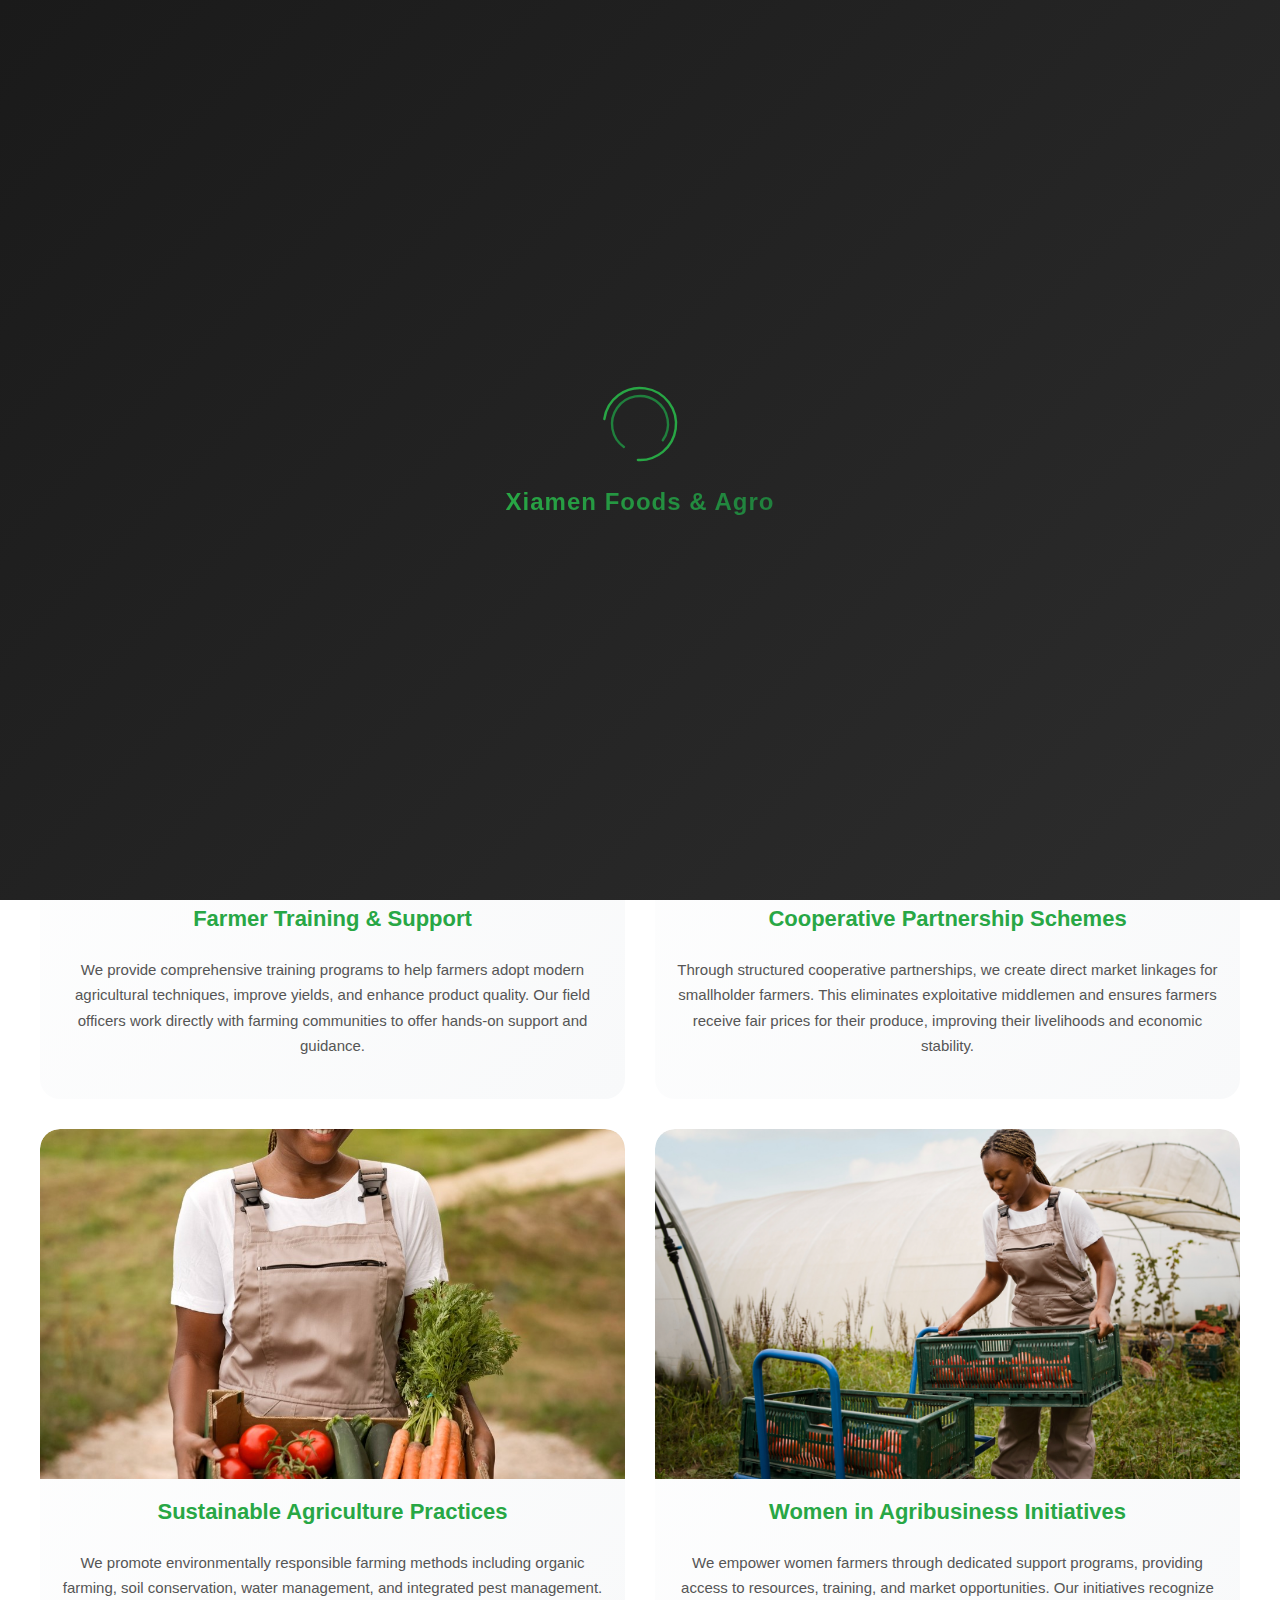
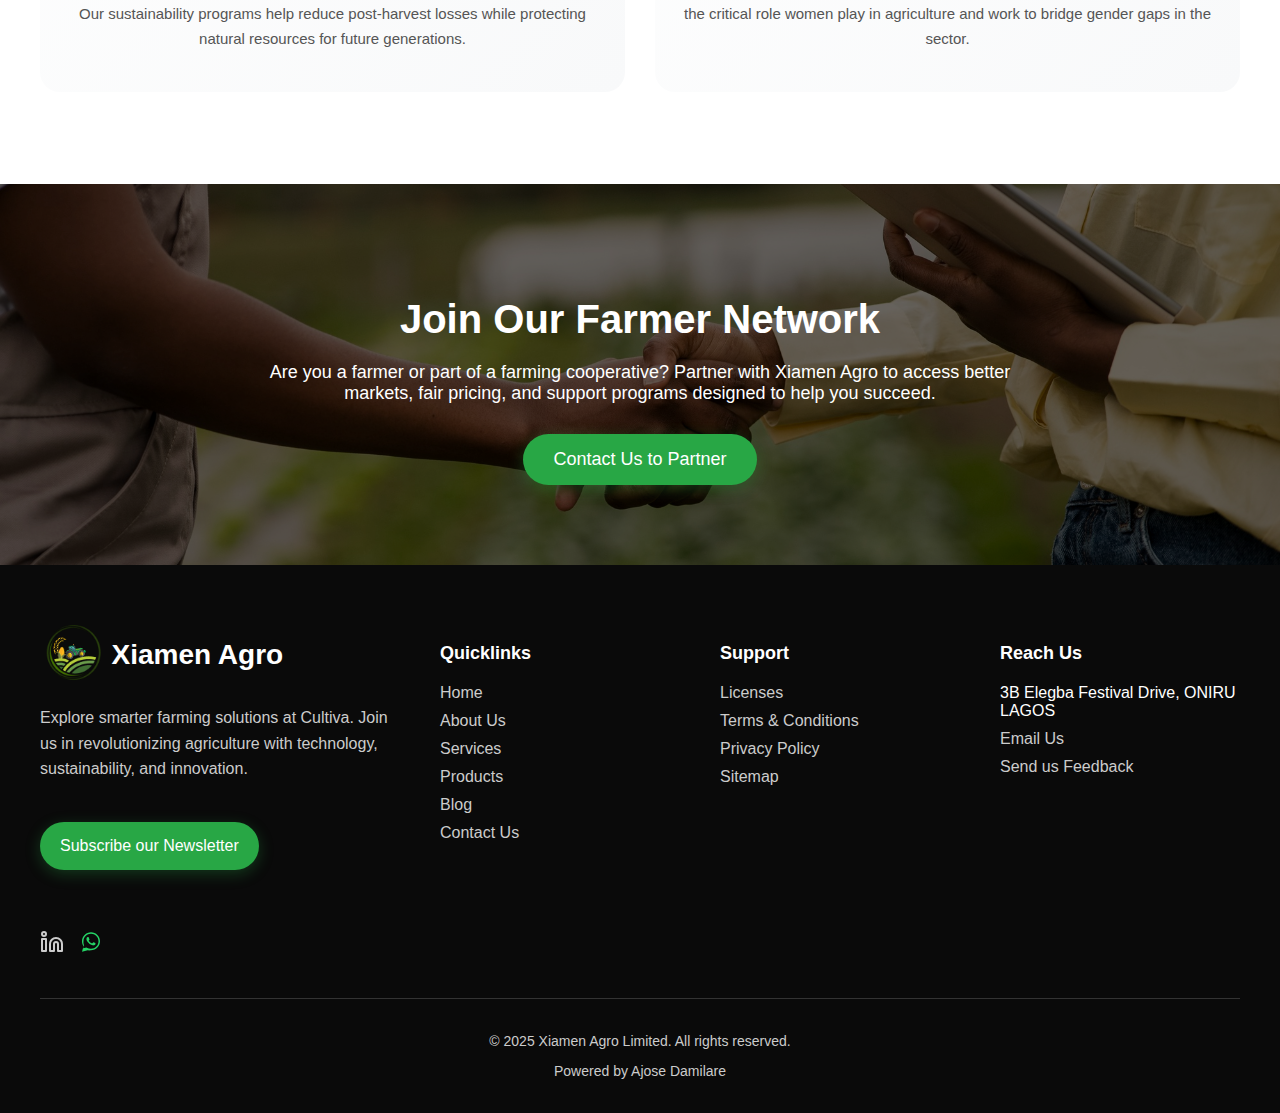
<file: farmers.html>
<!DOCTYPE html>
<html lang="en">
  <head>
    <meta charset="UTF-8" />
    <meta name="viewport" content="width=device-width, initial-scale=1.0" />
    <title>Our Farmers & Sustainability - Xiamen Agro Limited</title>
    <meta
      name="description"
      content="Learn about Xiamen Agro's commitment to empowering farmers and promoting sustainable agriculture across Nigeria."
    />
    <link rel="stylesheet" href="style.css" />
    <link
      rel="icon"
      href="assets/images/favicon/favicon.ico"
      type="image/x-icon"
    />
  </head>
  <body>
    <!-- Preloader -->
    <div class="preloader">
      <div class="preloader-content">
        <div class="preloader-logo">
          <svg width="80" height="80" viewBox="0 0 100 100">
            <circle
              cx="50"
              cy="50"
              r="45"
              fill="none"
              stroke="#28a745"
              stroke-width="3"
              stroke-dasharray="283"
              stroke-dashoffset="75"
              stroke-linecap="round"
            >
              <animateTransform
                attributeName="transform"
                type="rotate"
                from="0 50 50"
                to="360 50 50"
                dur="1.5s"
                repeatCount="indefinite"
              />
            </circle>
            <circle
              cx="50"
              cy="50"
              r="35"
              fill="none"
              stroke="#20803d"
              stroke-width="3"
              stroke-dasharray="220"
              stroke-dashoffset="55"
              stroke-linecap="round"
            >
              <animateTransform
                attributeName="transform"
                type="rotate"
                from="360 50 50"
                to="0 50 50"
                dur="1.2s"
                repeatCount="indefinite"
              />
            </circle>
          </svg>
        </div>
        <div class="preloader-text">Xiamen Foods & Agro</div>
      </div>
    </div>

    <header>
      <div class="container">
        <div
          class="logo"
          onclick="window.location.href='index.html'"
          style="cursor: pointer"
        >
          <img src="assets/images/logo.png" alt="Xiamen Agro Logo" />
          <span>Xiamen Agro</span>
        </div>
        <nav class="desktop-nav">
          <ul>
            <li><a href="index.html">Home</a></li>
            <li><a href="about.html">About Us</a></li>
            <li><a href="services.html">Services</a></li>
            <li><a href="products.html">Products</a></li>
            <li><a href="blog.html">Blog</a></li>
            <li><a href="contact.html">Contact Us</a></li>
          </ul>
        </nav>
        <button
          class="cta-button desktop-cta"
          onclick="window.location.href='apply.html'"
        >
          Book a Call
        </button>
        <div class="hamburger-menu">
          <div class="bar"></div>
          <div class="bar"></div>
          <div class="bar"></div>
        </div>
      </div>
    </header>

    <div class="mobile-nav">
      <div class="mobile-nav-container">
        <div class="close-button">
          <svg
            xmlns="http://www.w3.org/2000/svg"
            width="24"
            height="24"
            fill="none"
            viewBox="0 0 16 16"
            app="ikonik"
            class="ikonik-6pjwv"
          >
            <path
              fill="currentColor"
              d="m9.414 8 5.293-5.293a1 1 0 1 0-1.414-1.414L8 6.586 2.707 1.293a1 1 0 0 0-1.414 1.414L6.586 8l-5.293 5.293a1 1 0 1 0 1.414 1.414L8 9.414l5.293 5.293a1 1 0 0 0 1.414-1.414L9.414 8Z"
              app="ikonik"
              class="path-q31w7i"
            ></path>
          </svg>
        </div>
        <ul>
          <li><a href="index.html">Home</a></li>
          <li><a href="about.html">About Us</a></li>
          <li><a href="services.html">Services</a></li>
          <li><a href="products.html">Products</a></li>
          <li><a href="blog.html">Blog</a></li>
          <li><a href="contact.html">Contact Us</a></li>
        </ul>
        <button
          class="cta-button mobile-cta"
          onclick="window.location.href='apply.html'"
        >
          Book a Call
        </button>
      </div>
    </div>

    <main>
      <section class="page-hero">
        <div class="container">
          <h1>Our Farmers & Sustainability</h1>
          <p class="breadcrumb"><a href="index.html">Home</a> / Farmers</p>
        </div>
      </section>

      <section class="solutions">
        <div class="container">
          <h2>Empowering the Hands that Feed Us</h2>
          <p style="text-align: center">
            Our business thrives on partnership. We work closely with farming
            communities across Nigeria, providing fair pricing, training, and
            access to larger markets. Through sustainability initiatives, we
            promote organic farming, reduce post-harvest losses, and ensure
            environmental responsibility in our operations.
          </p>
          <div class="solution-cards">
            <div class="solution-card">
              <img
                src="./assets/images/Smart Irrigation.jpg"
                alt="Farmer Training & Support"
                loading="lazy"
              />
              <h3>Farmer Training & Support</h3>
              <p>
                We provide comprehensive training programs to help farmers adopt
                modern agricultural techniques, improve yields, and enhance
                product quality. Our field officers work directly with farming
                communities to offer hands-on support and guidance.
              </p>
            </div>
            <div class="solution-card">
              <img
                src="./assets/images/Soil Analysis.jpg"
                alt="Cooperative Partnership Schemes"
                loading="lazy"
              />
              <h3>Cooperative Partnership Schemes</h3>
              <p>
                Through structured cooperative partnerships, we create direct
                market linkages for smallholder farmers. This eliminates
                exploitative middlemen and ensures farmers receive fair prices
                for their produce, improving their livelihoods and economic
                stability.
              </p>
            </div>
            <div class="solution-card">
              <img
                src="./assets/images/Market Insight.jpg"
                alt="Sustainable Agriculture Practices"
                loading="lazy"
              />
              <h3>Sustainable Agriculture Practices</h3>
              <p>
                We promote environmentally responsible farming methods including
                organic farming, soil conservation, water management, and
                integrated pest management. Our sustainability programs help
                reduce post-harvest losses while protecting natural resources
                for future generations.
              </p>
            </div>
            <div class="solution-card">
              <img
                src="./assets/images/how-it-works.jpg"
                alt="Women in Agribusiness Initiatives"
                loading="lazy"
              />
              <h3>Women in Agribusiness Initiatives</h3>
              <p>
                We empower women farmers through dedicated support programs,
                providing access to resources, training, and market
                opportunities. Our initiatives recognize the critical role women
                play in agriculture and work to bridge gender gaps in the
                sector.
              </p>
            </div>
          </div>
        </div>
      </section>

      <section class="cta-footer">
        <div class="container">
          <div class="cta-footer-content">
            <h2>Join Our Farmer Network</h2>
            <p>
              Are you a farmer or part of a farming cooperative? Partner with
              Xiamen Agro to access better markets, fair pricing, and support
              programs designed to help you succeed.
            </p>
            <div class="cta-buttons">
              <button
                class="cta-button"
                onclick="window.location.href='partner.html'"
              >
                Contact Us to Partner
              </button>
            </div>
          </div>
        </div>
      </section>
    </main>

    <footer>
      <div class="container">
        <div class="main-footer-content">
          <div class="footer-col footer-brand">
            <div
              class="logo"
              onclick="window.location.href='index.html'"
              style="cursor: pointer"
            >
              <img src="assets/images/logo.png" alt="Xiamen Agro Logo" />
              <span>Xiamen Agro</span>
            </div>
            <p>
              Explore smarter farming solutions at Cultiva. Join us in
              revolutionizing agriculture with technology, sustainability, and
              innovation.
            </p>
            <button class="cta-button">Subscribe our Newsletter</button>
          </div>
          <div class="footer-col footer-explore">
            <h3>Quicklinks</h3>
            <ul>
              <li><a href="index.html">Home</a></li>
              <li><a href="about.html">About Us</a></li>
              <li><a href="services.html">Services</a></li>
              <li><a href="products.html">Products</a></li>
              <li><a href="blog.html">Blog</a></li>
              <li><a href="contact.html">Contact Us</a></li>
            </ul>
          </div>
          <div class="footer-col footer-support">
            <h3>Support</h3>
            <ul>
              <li><a href="#">Licenses</a></li>
              <li><a href="#">Terms &amp; Conditions</a></li>
              <li><a href="#">Privacy Policy</a></li>
              <li><a href="sitemap.html">Sitemap</a></li>
            </ul>
          </div>
          <div class="footer-col footer-contact">
            <h3>Reach Us</h3>
            <ul>
              <li>3B Elegba Festival Drive, ONIRU LAGOS</li>
              <li><a href="mailto:info@xiamenagro.com">Email Us</a></li>
              <li><a href="contact.html">Send us Feedback</a></li>
            </ul>
          </div>
          <div class="footer-col footer-social">
            <div class="social-icons">
              <a
                href="https://www.linkedin.com/company/xiamen-agro/"
                aria-label="LinkedIn"
                target="_blank"
                ><svg
                  xmlns="http://www.w3.org/2000/svg"
                  width="24"
                  height="24"
                  viewBox="0 0 24 24"
                  fill="none"
                  stroke="currentColor"
                  stroke-width="2"
                  stroke-linecap="round"
                  stroke-linejoin="round"
                  class="feather feather-linkedin"
                >
                  <path
                    d="M16 8a6 6 0 0 1 6 6v7h-4v-7a2 2 0 0 0-2-2 2 2 0 0 0-2 2v7h-4v-7a6 6 0 0 1 6-6z"
                  ></path>
                  <rect x="2" y="9" width="4" height="12"></rect>
                  <circle cx="4" cy="4" r="2"></circle></svg
              ></a>
              <a
                href="https://wa.me/2348070454584"
                aria-label="WhatsApp"
                target="_blank"
                ><svg
                  xmlns="http://www.w3.org/2000/svg"
                  width="24"
                  height="24"
                  viewBox="0 0 32 32"
                  fill="none"
                >
                  <path
                    d="M16 3C9.373 3 4 8.373 4 15c0 2.385.668 4.607 1.938 6.563L4 29l7.688-1.938A12.93 12.93 0 0 0 16 27c6.627 0 12-5.373 12-12S22.627 3 16 3zm0 22c-1.98 0-3.91-.516-5.594-1.5l-.406-.25-4.5 1.125 1.188-4.375-.25-.406A9.96 9.96 0 0 1 6 15c0-5.523 4.477-10 10-10s10 4.477 10 10-4.477 10-10 10zm5.406-7.594c-.297-.148-1.758-.867-2.031-.965-.273-.098-.47-.148-.668.148-.195.297-.766.965-.94 1.164-.172.195-.344.223-.641.074-.297-.148-1.254-.463-2.39-1.477-.883-.788-1.48-1.762-1.652-2.059-.172-.297-.018-.457.13-.605.133-.132.297-.344.445-.516.148-.172.197-.297.297-.495.098-.199.049-.371-.025-.52-.074-.148-.668-1.613-.914-2.211-.242-.58-.487-.5-.668-.508l-.57-.01c-.195 0-.52.074-.793.371-.273.297-1.04 1.016-1.04 2.477 0 1.461 1.065 2.875 1.213 3.074.148.199 2.099 3.207 5.086 4.371.711.307 1.264.49 1.697.627.713.227 1.362.195 1.875.119.572-.084 1.758-.719 2.008-1.414.25-.695.25-1.289.174-1.414-.074-.125-.273-.199-.57-.344z"
                    fill="#25D366"
                  /></svg
              ></a>
            </div>
          </div>
        </div>
        <div class="footer-bottom">
          <p>&copy; 2025 Xiamen Agro Limited. All rights reserved.</p>
          <p>
            Powered by
            <a href="https://www.ajosedamilare.com/" target="_blank"
              >Ajose Damilare</a
            >
          </p>
        </div>
      </div>
    </footer>

    <div class="modal-overlay">
      <div class="modal-content">
        <span class="close-button">&times;</span>
        <h3>Subscribe to Our Newsletter</h3>
        <p>Stay updated with our latest news and offers.</p>
        <form id="newsletter-form">
          <input
            type="email"
            id="email"
            placeholder="Enter your email"
            required
          />
          <button type="submit" class="cta-button">Subscribe</button>
        </form>
      </div>
    </div>

    <button class="back-to-top">&#x2191;</button>

    <script src="script.js"></script>
  </body>
</html>
</file>
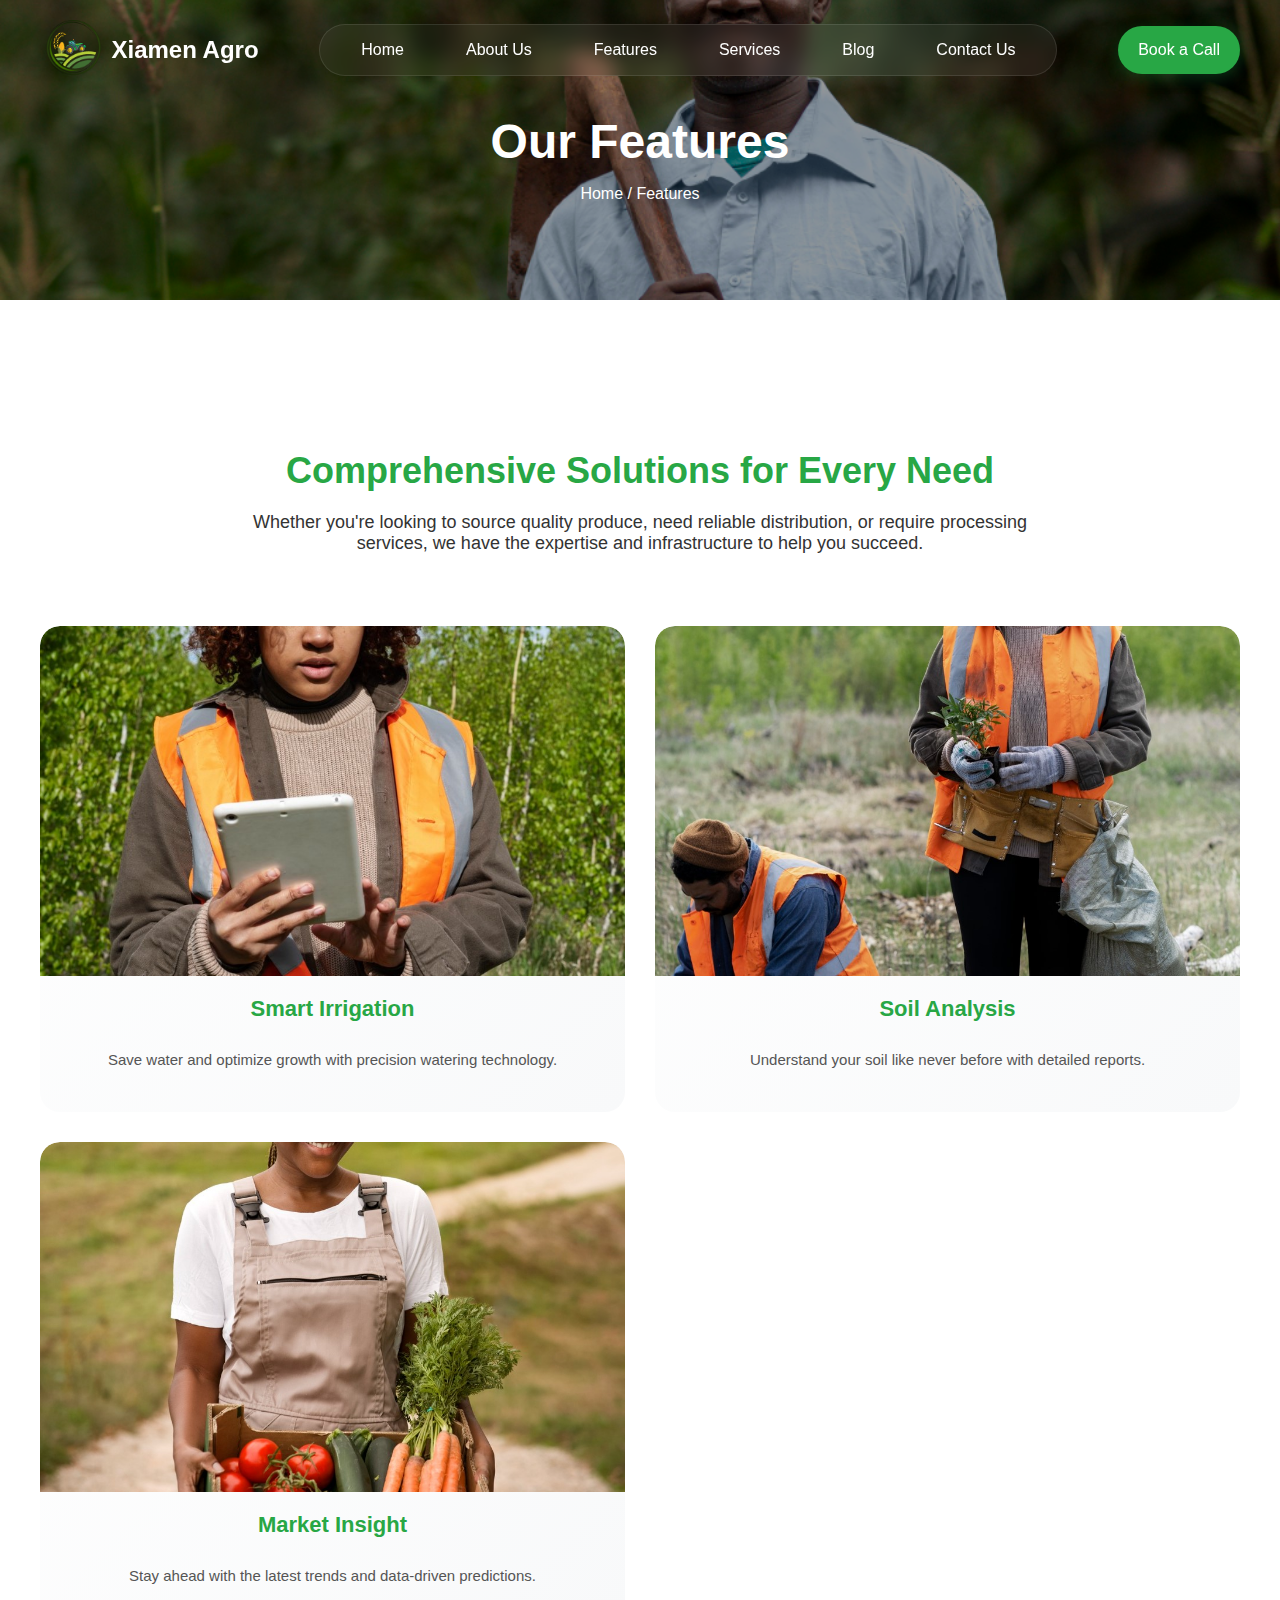
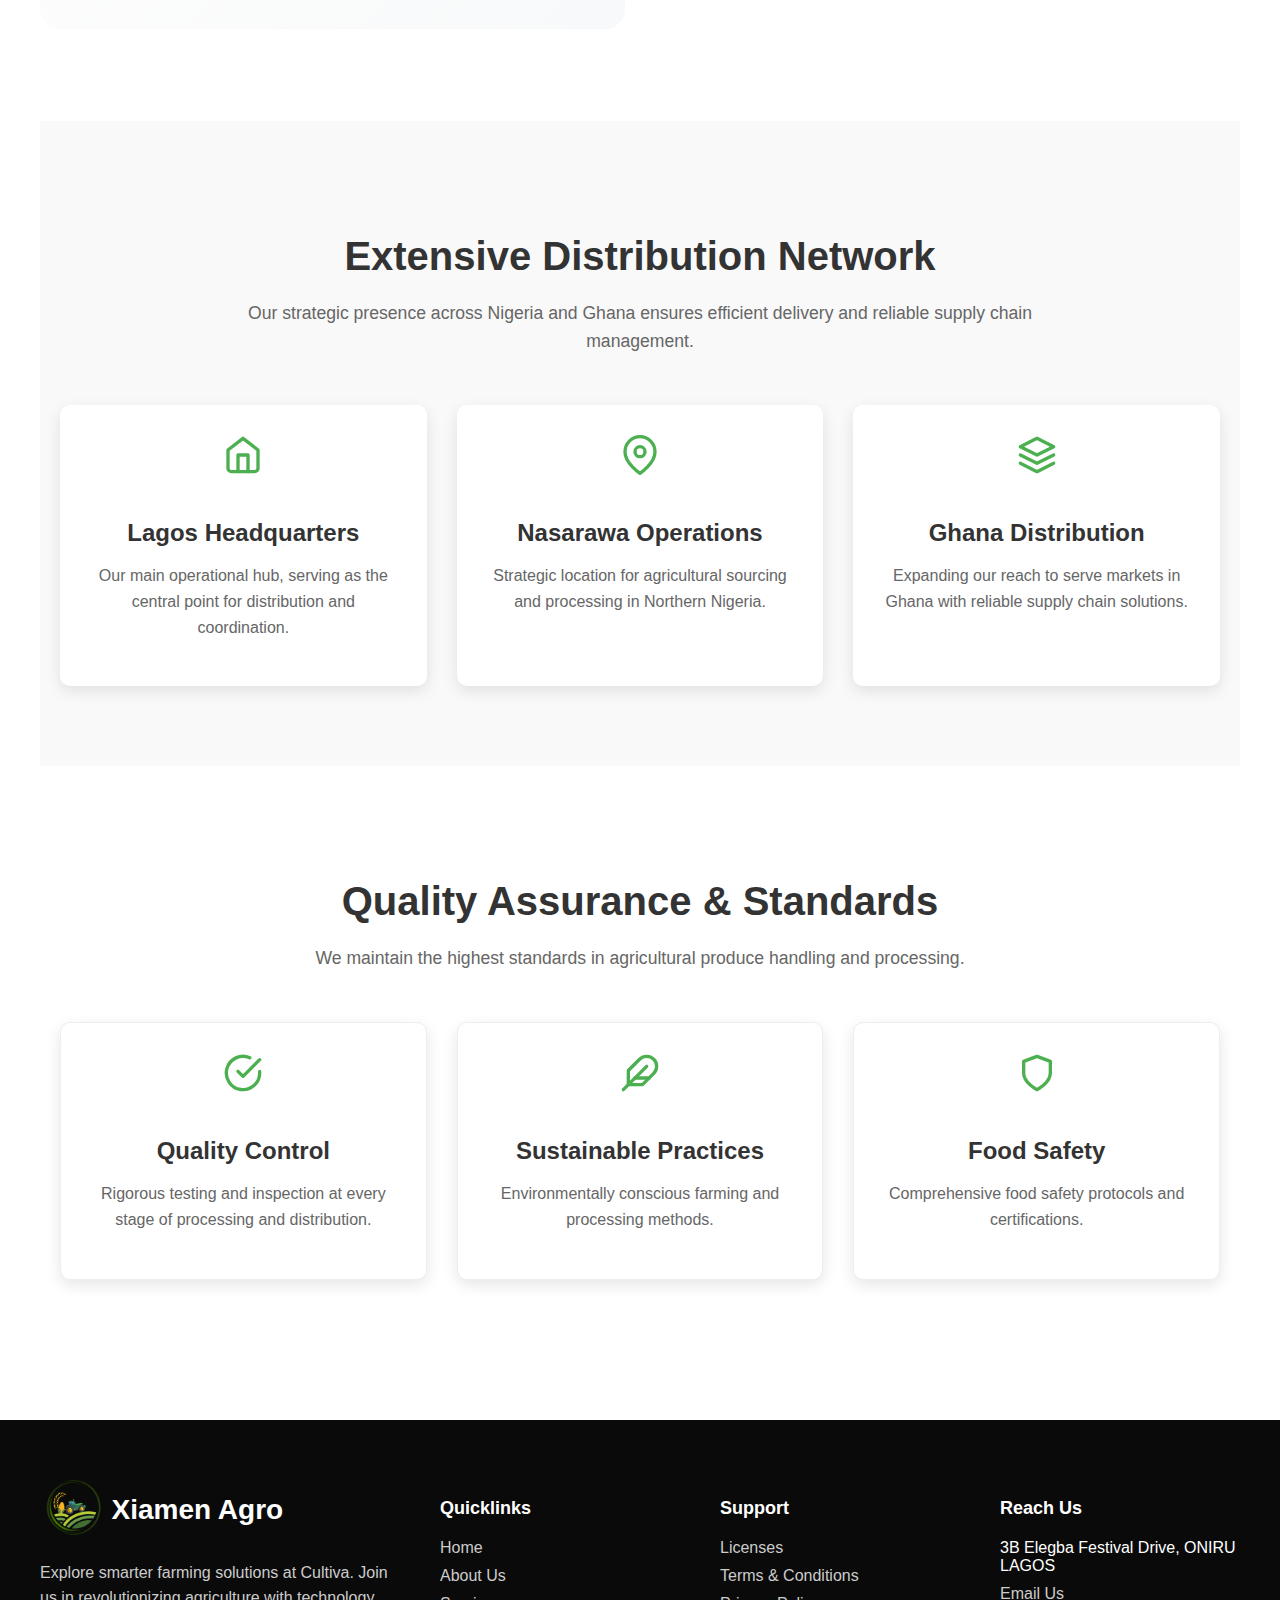
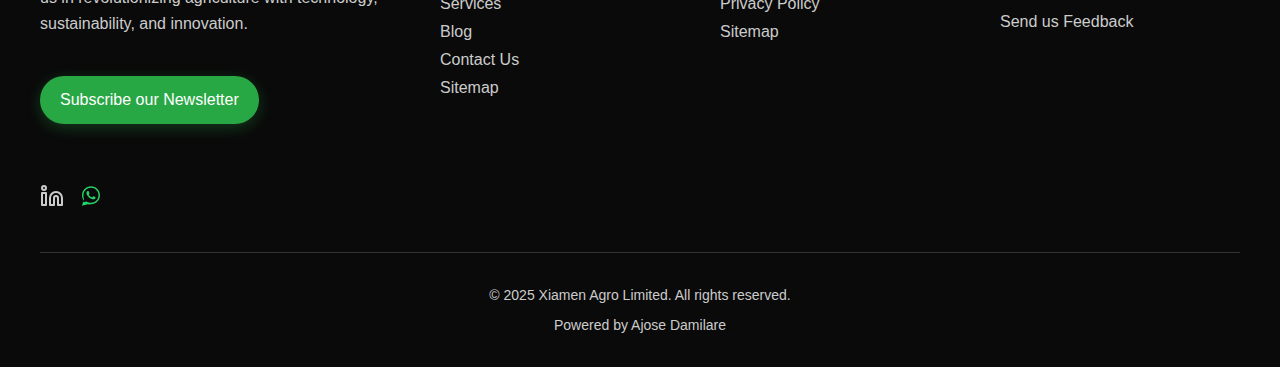
<file: features.html>
<!DOCTYPE html>
<html lang="en">
<head>
    <meta charset="UTF-8">
    <meta name="viewport" content="width=device-width, initial-scale=1.0">
    <title>Features - Xiamen Agro Limited</title>
    <meta name="description" content="Discover the key features of Xiamen Agro Limited's services, including comprehensive solutions, extensive distribution network across Nigeria and Ghana, and stringent quality assurance.">
    <link rel="stylesheet" href="style.css">
    <link rel="icon" href="assets/images/favicon/favicon.ico" type="image/x-icon">
    <!-- Favicon will be added here once the file is provided -->
</head>
<body>
    <header>
        <div class="container">
            <div class="logo" onclick="window.location.href='index.html'" style="cursor:pointer;">
                <img src="assets/images/logo.png" alt="Xiamen Agro Logo">
                <span>Xiamen Agro</span>
            </div>
            <nav class="desktop-nav">
                <ul>
                    <li><a href="index.html">Home</a></li>
                    <li><a href="about.html">About Us</a></li>
                    <li><a href="features.html">Features</a></li>
                    <li><a href="services.html">Services</a></li>
                    <li><a href="blog.html">Blog</a></li>
                    <li><a href="contact.html">Contact Us</a></li>
                </ul>
            </nav>
             <button class="cta-button desktop-cta" onclick="window.location.href='apply.html'">Book a Call</button>
            <div class="hamburger-menu">
                <div class="bar"></div>
                <div class="bar"></div>
                <div class="bar"></div>
            </div>
        </div>
    </header>

    <div class="mobile-nav">
        <div class="mobile-nav-container">
            <div class="close-button">
                <svg xmlns="http://www.w3.org/2000/svg" width="24" height="24" fill="none" viewBox="0 0 16 16" app="ikonik" class="ikonik-6pjwv"><path fill="currentColor" d="m9.414 8 5.293-5.293a1 1 0 1 0-1.414-1.414L8 6.586 2.707 1.293a1 1 0 0 0-1.414 1.414L6.586 8l-5.293 5.293a1 1 0 1 0 1.414 1.414L8 9.414l5.293 5.293a1 1 0 0 0 1.414-1.414L9.414 8Z" app="ikonik" class="path-q31w7i"></path></svg>
            </div>
            <ul>
                <li><a href="index.html">Home</a></li>
                <li><a href="about.html">About Us</a></li>
                <li><a href="features.html">Features</a></li>
                <li><a href="services.html">Services</a></li>
                <li><a href="blog.html">Blog</a></li>
                <li><a href="contact.html">Contact Us</a></li>
            </ul>
            <button class="cta-button mobile-cta"  onclick="window.location.href='apply.html'">Book a Call</button>
        </div>
    </div>

    <main>
        <section class="page-hero">
            <div class="container">
                <h1>Our Features</h1>
                <p class="breadcrumb"><a href="index.html">Home</a> / Features</p>
            </div>
        </section>

        <section class="page-content">
            <div class="container">
                <section class="solutions">
                    <h2>Comprehensive Solutions for Every Need</h2>
                    <p>Whether you're looking to source quality produce, need reliable distribution, or require processing services, we have the expertise and infrastructure to help you succeed.</p>
                    <div class="solution-cards">
                        <div class="solution-card">
                            <img src="./assets/images/Smart Irrigation.jpg" alt="Smart Irrigation">
                            <h3>Smart Irrigation</h3>
                            <p>Save water and optimize growth with precision watering technology.</p>
                        </div>
                        <div class="solution-card">
                            <img src="./assets/images/Soil Analysis.jpg" alt="Soil Analysis">
                            <h3>Soil Analysis</h3>
                            <p>Understand your soil like never before with detailed reports.</p>
                        </div>
                        <div class="solution-card">
                            <img src="./assets/images/Market Insight.jpg" alt="Market Insight">
                            <h3>Market Insight</h3>
                            <p>Stay ahead with the latest trends and data-driven predictions.</p>
                        </div>
                    </div>
                </section>

                <section class="distribution-network">
                    <h2>Extensive Distribution Network</h2>
                    <p>Our strategic presence across Nigeria and Ghana ensures efficient delivery and reliable supply chain management.</p>
                    <div class="network-cards">
                        <div class="network-card">
                            <div class="icon">
                                <svg xmlns="http://www.w3.org/2000/svg" width="40" height="40" viewBox="0 0 24 24" fill="none" stroke="currentColor" stroke-width="2" stroke-linecap="round" stroke-linejoin="round"><path d="M3 9l9-7 9 7v11a2 2 0 0 1-2 2H5a2 2 0 0 1-2-2z"></path><polyline points="9 22 9 12 15 12 15 22"></polyline></svg>
                            </div>
                            <h3>Lagos Headquarters</h3>
                            <p>Our main operational hub, serving as the central point for distribution and coordination.</p>
                        </div>
                        <div class="network-card">
                            <div class="icon">
                                <svg xmlns="http://www.w3.org/2000/svg" width="40" height="40" viewBox="0 0 24 24" fill="none" stroke="currentColor" stroke-width="2" stroke-linecap="round" stroke-linejoin="round"><path d="M21 10c0 7-9 13-9 13s-9-6-9-13a9 9 0 0 1 18 0z"></path><circle cx="12" cy="10" r="3"></circle></svg>
                            </div>
                            <h3>Nasarawa Operations</h3>
                            <p>Strategic location for agricultural sourcing and processing in Northern Nigeria.</p>
                        </div>
                        <div class="network-card">
                            <div class="icon">
                                <svg xmlns="http://www.w3.org/2000/svg" width="40" height="40" viewBox="0 0 24 24" fill="none" stroke="currentColor" stroke-width="2" stroke-linecap="round" stroke-linejoin="round"><path d="M12 2L2 7l10 5 10-5-10-5z"></path><path d="M2 17l10 5 10-5"></path><path d="M2 12l10 5 10-5"></path></svg>
                            </div>
                            <h3>Ghana Distribution</h3>
                            <p>Expanding our reach to serve markets in Ghana with reliable supply chain solutions.</p>
                        </div>
                    </div>
                </section>

                <section class="quality-assurance">
                    <h2>Quality Assurance & Standards</h2>
                    <p>We maintain the highest standards in agricultural produce handling and processing.</p>
                    <div class="quality-cards">
                        <div class="quality-card">
                            <div class="icon">
                                <svg xmlns="http://www.w3.org/2000/svg" width="40" height="40" viewBox="0 0 24 24" fill="none" stroke="currentColor" stroke-width="2" stroke-linecap="round" stroke-linejoin="round"><path d="M22 11.08V12a10 10 0 1 1-5.93-9.14"></path><polyline points="22 4 12 14.01 9 11.01"></polyline></svg>
                            </div>
                            <h3>Quality Control</h3>
                            <p>Rigorous testing and inspection at every stage of processing and distribution.</p>
                        </div>
                        <div class="quality-card">
                            <div class="icon">
                                <svg xmlns="http://www.w3.org/2000/svg" width="40" height="40" viewBox="0 0 24 24" fill="none" stroke="currentColor" stroke-width="2" stroke-linecap="round" stroke-linejoin="round"><path d="M20.24 12.24a6 6 0 0 0-8.49-8.49L5 10.5V19h8.5z"></path><line x1="16" y1="8" x2="2" y2="22"></line><line x1="17.5" y1="15" x2="9" y2="15"></line></svg>
                            </div>
                            <h3>Sustainable Practices</h3>
                            <p>Environmentally conscious farming and processing methods.</p>
                        </div>
                        <div class="quality-card">
                            <div class="icon">
                                <svg xmlns="http://www.w3.org/2000/svg" width="40" height="40" viewBox="0 0 24 24" fill="none" stroke="currentColor" stroke-width="2" stroke-linecap="round" stroke-linejoin="round"><path d="M12 22s8-4 8-10V5l-8-3-8 3v7c0 6 8 10 8 10z"></path></svg>
                            </div>
                            <h3>Food Safety</h3>
                            <p>Comprehensive food safety protocols and certifications.</p>
                        </div>
                    </div>
                </section>
            </div>
        </section>
    </main>

    <footer>
        <div class="container">
            <div class="main-footer-content">
                <div class="footer-col footer-brand">
                    <div class="logo" onclick="window.location.href='index.html'" style="cursor:pointer;">
                        <img src="assets/images/logo.png" alt="Xiamen Agro Logo">
                         <span>Xiamen Agro</span>
                    </div>
                    <p>Explore smarter farming solutions at Cultiva. Join us in revolutionizing agriculture with technology, sustainability, and innovation.</p>
                     <button class="cta-button">Subscribe our Newsletter</button>
                </div>
                <div class="footer-col footer-explore">
                    <h3>Quicklinks</h3>
                    <ul>
                        <li><a href="index.html">Home</a></li>
                        <li><a href="about.html">About Us</a></li>
                        <li><a href="services.html">Services</a></li>
                        <li><a href="blog.html">Blog</a></li>
                         <li><a href="contact.html">Contact Us</a></li>
                        <li><a href="sitemap.html">Sitemap</a></li>
                    </ul>
                </div>
                <div class="footer-col footer-support">
                    <h3>Support</h3>
                     <ul>
                        <li><a href="#">Licenses</a></li>
                        <li><a href="#">Terms &amp; Conditions</a></li>
                        <li><a href="#">Privacy Policy</a></li>
                        <li><a href="sitemap.html">Sitemap</a></li>
                    </ul>
                </div>
                 <div class="footer-col footer-contact">
                    <h3>Reach Us</h3>
                     <ul>
                        <li>3B Elegba Festival Drive, ONIRU LAGOS</li>
                        <li><a href="mailto:info@xiamenagro.com">Email Us</a></li>
                        <li><a href="contact.html">Send us Feedback</a></li>
                    </ul>
                </div>
                <div class="footer-col footer-social">
                    <div class="social-icons">
                        <a href="https://www.linkedin.com/company/xiamen-agro/" aria-label="LinkedIn" target="_blank"><svg xmlns="http://www.w3.org/2000/svg" width="24" height="24" viewBox="0 0 24 24" fill="none" stroke="currentColor" stroke-width="2" stroke-linecap="round" stroke-linejoin="round" class="feather feather-linkedin"><path d="M16 8a6 6 0 0 1 6 6v7h-4v-7a2 2 0 0 0-2-2 2 2 0 0 0-2 2v7h-4v-7a6 6 0 0 1 6-6z"></path><rect x="2" y="9" width="4" height="12"></rect><circle cx="4" cy="4" r="2"></circle></svg></a>
                        <a href="https://wa.me/2348070454584" aria-label="WhatsApp" target="_blank"><svg xmlns="http://www.w3.org/2000/svg" width="24" height="24" viewBox="0 0 32 32" fill="none"><path d="M16 3C9.373 3 4 8.373 4 15c0 2.385.668 4.607 1.938 6.563L4 29l7.688-1.938A12.93 12.93 0 0 0 16 27c6.627 0 12-5.373 12-12S22.627 3 16 3zm0 22c-1.98 0-3.91-.516-5.594-1.5l-.406-.25-4.5 1.125 1.188-4.375-.25-.406A9.96 9.96 0 0 1 6 15c0-5.523 4.477-10 10-10s10 4.477 10 10-4.477 10-10 10zm5.406-7.594c-.297-.148-1.758-.867-2.031-.965-.273-.098-.47-.148-.668.148-.195.297-.766.965-.94 1.164-.172.195-.344.223-.641.074-.297-.148-1.254-.463-2.39-1.477-.883-.788-1.48-1.762-1.652-2.059-.172-.297-.018-.457.13-.605.133-.132.297-.344.445-.516.148-.172.197-.297.297-.495.098-.199.049-.371-.025-.52-.074-.148-.668-1.613-.914-2.211-.242-.58-.487-.5-.668-.508l-.57-.01c-.195 0-.52.074-.793.371-.273.297-1.04 1.016-1.04 2.477 0 1.461 1.065 2.875 1.213 3.074.148.199 2.099 3.207 5.086 4.371.711.307 1.264.49 1.697.627.713.227 1.362.195 1.875.119.572-.084 1.758-.719 2.008-1.414.25-.695.25-1.289.174-1.414-.074-.125-.273-.199-.57-.344z" fill="#25D366"/></svg></a>
                    </div>
                </div>
            </div>
             <div class="footer-bottom">
                <p>&copy; 2025 Xiamen Agro Limited. All rights reserved.</p>
                <p>Powered by <a href="https://www.ajosedamilare.com/" target="_blank">Ajose Damilare</a></p>
            </div>
        </div>
    </footer>

    <div class="modal-overlay">
        <div class="modal-content">
            <span class="close-button">&times;</span>
            <h3>Subscribe to Our Newsletter</h3>
            <p>Stay updated with our latest news and offers.</p>
            <form id="newsletter-form">
                <input type="email" id="email" placeholder="Enter your email" required>
                <button type="submit" class="cta-button">Subscribe</button>
            </form>
        </div>
    </div>

    <button class="back-to-top">
        &#x2191;
    </button>

    <script src="script.js"></script>
</body>
</html>
</file>
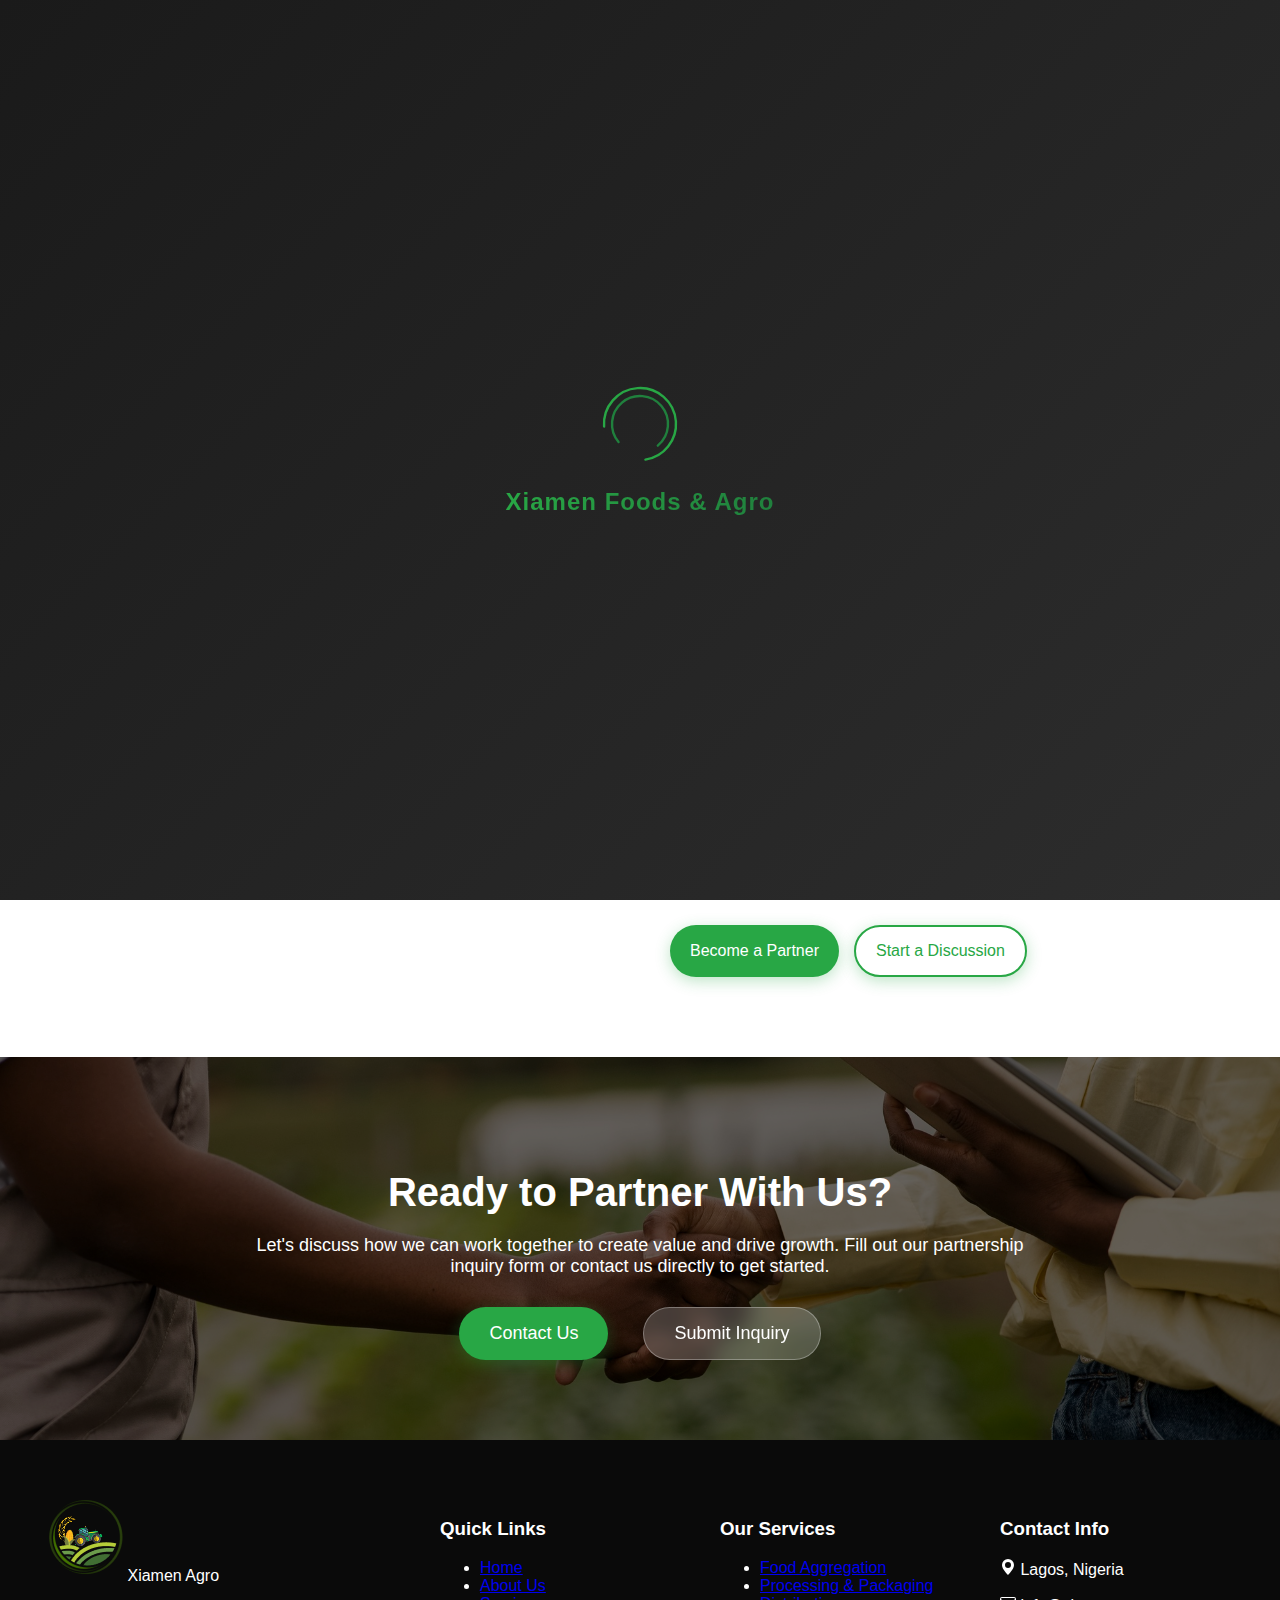
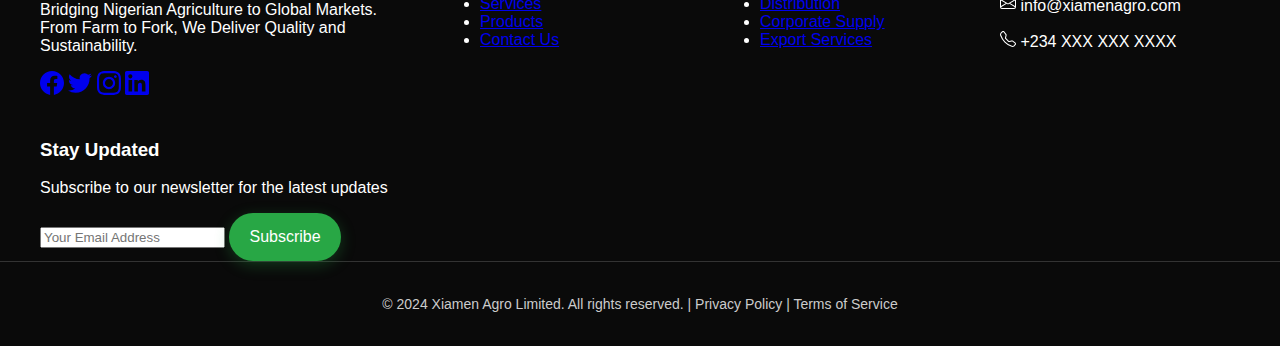
<file: partner.html>
<!DOCTYPE html>
<html lang="en">
  <head>
    <meta charset="UTF-8" />
    <meta name="viewport" content="width=device-width, initial-scale=1.0" />
    <title>Partner With Us - Xiamen Agro Limited</title>
    <meta
      name="description"
      content="Partner with Xiamen Agro Limited. Explore partnership opportunities for suppliers, distributors, retailers, and corporate buyers."
    />
    <link rel="stylesheet" href="style.css" />
    <link
      rel="icon"
      href="assets/images/favicon/favicon.ico"
      type="image/x-icon"
    />
  </head>
  <body>
    <!-- Preloader -->
    <div class="preloader">
      <div class="preloader-content">
        <div class="preloader-logo">
          <svg width="80" height="80" viewBox="0 0 100 100">
            <circle
              cx="50"
              cy="50"
              r="45"
              fill="none"
              stroke="#28a745"
              stroke-width="3"
              stroke-dasharray="283"
              stroke-dashoffset="75"
              stroke-linecap="round"
            >
              <animateTransform
                attributeName="transform"
                type="rotate"
                from="0 50 50"
                to="360 50 50"
                dur="1.5s"
                repeatCount="indefinite"
              />
            </circle>
            <circle
              cx="50"
              cy="50"
              r="35"
              fill="none"
              stroke="#20803d"
              stroke-width="3"
              stroke-dasharray="220"
              stroke-dashoffset="55"
              stroke-linecap="round"
            >
              <animateTransform
                attributeName="transform"
                type="rotate"
                from="360 50 50"
                to="0 50 50"
                dur="1.2s"
                repeatCount="indefinite"
              />
            </circle>
          </svg>
        </div>
        <div class="preloader-text">Xiamen Foods & Agro</div>
      </div>
    </div>

    <header>
      <div class="container">
        <div
          class="logo"
          onclick="window.location.href='index.html'"
          style="cursor: pointer"
        >
          <img src="assets/images/logo.png" alt="Xiamen Agro Logo" />
          <span>Xiamen Agro</span>
        </div>
        <nav class="desktop-nav">
          <ul>
            <li><a href="index.html">Home</a></li>
            <li><a href="about.html">About Us</a></li>
            <li><a href="services.html">Services</a></li>
            <li><a href="products.html">Products</a></li>
            <li><a href="blog.html">Blog</a></li>
            <li><a href="contact.html">Contact Us</a></li>
          </ul>
        </nav>
        <button
          class="cta-button desktop-cta"
          onclick="window.location.href='apply.html'"
        >
          Book a Call
        </button>
        <div class="hamburger-menu">
          <div class="bar"></div>
          <div class="bar"></div>
          <div class="bar"></div>
        </div>
      </div>
    </header>

    <div class="mobile-nav">
      <div class="mobile-nav-container">
        <div class="close-button">
          <svg
            xmlns="http://www.w3.org/2000/svg"
            width="24"
            height="24"
            fill="none"
            viewBox="0 0 16 16"
            app="ikonik"
            class="ikonik-6pjwv"
          >
            <path
              fill="currentColor"
              d="m9.414 8 5.293-5.293a1 1 0 1 0-1.414-1.414L8 6.586 2.707 1.293a1 1 0 0 0-1.414 1.414L6.586 8l-5.293 5.293a1 1 0 1 0 1.414 1.414L8 9.414l5.293 5.293a1 1 0 0 0 1.414-1.414L9.414 8Z"
              app="ikonik"
              class="path-q31w7i"
            ></path>
          </svg>
        </div>
        <ul>
          <li><a href="index.html">Home</a></li>
          <li><a href="about.html">About Us</a></li>
          <li><a href="services.html">Services</a></li>
          <li><a href="products.html">Products</a></li>
          <li><a href="blog.html">Blog</a></li>
          <li><a href="contact.html">Contact Us</a></li>
        </ul>
        <button
          class="cta-button mobile-cta"
          onclick="window.location.href='apply.html'"
        >
          Book a Call
        </button>
      </div>
    </div>

    <main>
      <section class="page-hero">
        <div class="container">
          <h1>Partner With Us</h1>
          <p class="breadcrumb"><a href="index.html">Home</a> / Partner</p>
        </div>
      </section>

      <!-- Why Partner With Us Section -->
      <section class="why-choose-us">
        <div class="container">
          <div class="why-choose-us-wrapper">
            <div class="why-choose-us-image">
              <img
                src="./assets/images/how-it-works.jpg"
                alt="Why Partner With Us"
                loading="lazy"
              />
            </div>
            <div class="why-choose-us-content">
              <div
                style="
                  display: inline-block;
                  padding: 8px 20px;
                  background-color: #28a745;
                  color: white;
                  border-radius: 20px;
                  font-size: 0.9em;
                  font-weight: 600;
                  margin-bottom: 20px;
                "
              >
                Partnership Benefits
              </div>
              <h2>Why Choose Xiamen Agro as Your Partner?</h2>
              <p>
                With years of experience in the agricultural and food supply
                chain, we bring reliability, quality, and innovation to every
                partnership. Our commitment to excellence and sustainable
                practices makes us the partner of choice.
              </p>
              <ul class="why-list">
                <li>
                  <svg
                    xmlns="http://www.w3.org/2000/svg"
                    width="20"
                    height="20"
                    viewBox="0 0 24 24"
                    fill="none"
                    stroke="currentColor"
                    stroke-width="2"
                    stroke-linecap="round"
                    stroke-linejoin="round"
                  >
                    <polyline points="20 6 9 17 4 12"></polyline>
                  </svg>
                  <span
                    ><strong>Proven Track Record</strong> — Years of successful
                    partnerships across the value chain</span
                  >
                </li>
                <li>
                  <svg
                    xmlns="http://www.w3.org/2000/svg"
                    width="20"
                    height="20"
                    viewBox="0 0 24 24"
                    fill="none"
                    stroke="currentColor"
                    stroke-width="2"
                    stroke-linecap="round"
                    stroke-linejoin="round"
                  >
                    <polyline points="20 6 9 17 4 12"></polyline>
                  </svg>
                  <span
                    ><strong>Quality Assurance</strong> — Rigorous quality
                    control at every stage of production</span
                  >
                </li>
                <li>
                  <svg
                    xmlns="http://www.w3.org/2000/svg"
                    width="20"
                    height="20"
                    viewBox="0 0 24 24"
                    fill="none"
                    stroke="currentColor"
                    stroke-width="2"
                    stroke-linecap="round"
                    stroke-linejoin="round"
                  >
                    <polyline points="20 6 9 17 4 12"></polyline>
                  </svg>
                  <span
                    ><strong>Sustainable Practices</strong> — Commitment to
                    environmental responsibility and ethical sourcing</span
                  >
                </li>
                <li>
                  <svg
                    xmlns="http://www.w3.org/2000/svg"
                    width="20"
                    height="20"
                    viewBox="0 0 24 24"
                    fill="none"
                    stroke="currentColor"
                    stroke-width="2"
                    stroke-linecap="round"
                    stroke-linejoin="round"
                  >
                    <polyline points="20 6 9 17 4 12"></polyline>
                  </svg>
                  <span
                    ><strong>Growth Support</strong> — Dedicated support to help
                    partners scale and succeed</span
                  >
                </li>
              </ul>
              <div style="display: flex; gap: 15px; flex-wrap: wrap">
                <button
                  class="cta-button"
                  onclick="window.location.href='apply.html'"
                >
                  Become a Partner
                </button>
                <button
                  class="cta-button"
                  onclick="window.location.href='contact.html'"
                  style="
                    background-color: #fff;
                    color: #28a745;
                    border: 2px solid #28a745;
                  "
                >
                  Start a Discussion
                </button>
              </div>
            </div>
          </div>
        </div>
      </section>

      <!-- CTA Section -->
      <section class="cta-footer">
        <div class="container">
          <div class="cta-footer-content">
            <h2>Ready to Partner With Us?</h2>
            <p>
              Let's discuss how we can work together to create value and drive
              growth. Fill out our partnership inquiry form or contact us
              directly to get started.
            </p>
            <div class="cta-buttons">
              <button
                class="cta-button"
                onclick="window.location.href='contact.html'"
              >
                Contact Us
              </button>
              <button
                class="secondary-button"
                onclick="window.location.href='apply.html'"
              >
                Submit Inquiry
              </button>
            </div>
          </div>
        </div>
      </section>
    </main>

    <footer>
      <div class="container">
        <div class="main-footer-content">
          <div class="footer-logo-section">
            <div class="footer-logo">
              <img src="assets/images/logo.png" alt="Xiamen Agro Logo" />
              <span>Xiamen Agro</span>
            </div>
            <p>
              Bridging Nigerian Agriculture to Global Markets. From Farm to
              Fork, We Deliver Quality and Sustainability.
            </p>
            <div class="social-icons">
              <a href="#" aria-label="Facebook"
                ><svg
                  xmlns="http://www.w3.org/2000/svg"
                  width="24"
                  height="24"
                  viewBox="0 0 24 24"
                  fill="currentColor"
                >
                  <path
                    d="M24 12.073c0-6.627-5.373-12-12-12s-12 5.373-12 12c0 5.99 4.388 10.954 10.125 11.854v-8.385H7.078v-3.47h3.047V9.43c0-3.007 1.792-4.669 4.533-4.669 1.312 0 2.686.235 2.686.235v2.953H15.83c-1.491 0-1.956.925-1.956 1.874v2.25h3.328l-.532 3.47h-2.796v8.385C19.612 23.027 24 18.062 24 12.073z"
                  /></svg
              ></a>
              <a href="#" aria-label="Twitter"
                ><svg
                  xmlns="http://www.w3.org/2000/svg"
                  width="24"
                  height="24"
                  viewBox="0 0 24 24"
                  fill="currentColor"
                >
                  <path
                    d="M23.953 4.57a10 10 0 01-2.825.775 4.958 4.958 0 002.163-2.723c-.951.555-2.005.959-3.127 1.184a4.92 4.92 0 00-8.384 4.482C7.69 8.095 4.067 6.13 1.64 3.162a4.822 4.822 0 00-.666 2.475c0 1.71.87 3.213 2.188 4.096a4.904 4.904 0 01-2.228-.616v.06a4.923 4.923 0 003.946 4.827 4.996 4.996 0 01-2.212.085 4.936 4.936 0 004.604 3.417 9.867 9.867 0 01-6.102 2.105c-.39 0-.779-.023-1.17-.067a13.995 13.995 0 007.557 2.209c9.053 0 13.998-7.496 13.998-13.985 0-.21 0-.42-.015-.63A9.935 9.935 0 0024 4.59z"
                  /></svg
              ></a>
              <a href="#" aria-label="Instagram"
                ><svg
                  xmlns="http://www.w3.org/2000/svg"
                  width="24"
                  height="24"
                  viewBox="0 0 24 24"
                  fill="currentColor"
                >
                  <path
                    d="M12 0C8.74 0 8.333.015 7.053.072 5.775.132 4.905.333 4.14.63c-.789.306-1.459.717-2.126 1.384S.935 3.35.63 4.14C.333 4.905.131 5.775.072 7.053.012 8.333 0 8.74 0 12s.015 3.667.072 4.947c.06 1.277.261 2.148.558 2.913.306.788.717 1.459 1.384 2.126.667.666 1.336 1.079 2.126 1.384.766.296 1.636.499 2.913.558C8.333 23.988 8.74 24 12 24s3.667-.015 4.947-.072c1.277-.06 2.148-.262 2.913-.558.788-.306 1.459-.718 2.126-1.384.666-.667 1.079-1.335 1.384-2.126.296-.765.499-1.636.558-2.913.06-1.28.072-1.687.072-4.947s-.015-3.667-.072-4.947c-.06-1.277-.262-2.149-.558-2.913-.306-.789-.718-1.459-1.384-2.126C21.319 1.347 20.651.935 19.86.63c-.765-.297-1.636-.499-2.913-.558C15.667.012 15.26 0 12 0zm0 2.16c3.203 0 3.585.016 4.85.071 1.17.055 1.805.249 2.227.415.562.217.96.477 1.382.896.419.42.679.819.896 1.381.164.422.36 1.057.413 2.227.057 1.266.07 1.646.07 4.85s-.015 3.585-.074 4.85c-.061 1.17-.256 1.805-.421 2.227-.224.562-.479.96-.899 1.382-.419.419-.824.679-1.38.896-.42.164-1.065.36-2.235.413-1.274.057-1.649.07-4.859.07-3.211 0-3.586-.015-4.859-.074-1.171-.061-1.816-.256-2.236-.421-.569-.224-.96-.479-1.379-.899-.421-.419-.69-.824-.9-1.38-.165-.42-.359-1.065-.42-2.235-.045-1.26-.061-1.649-.061-4.844 0-3.196.016-3.586.061-4.861.061-1.17.255-1.814.42-2.234.21-.57.479-.96.9-1.381.419-.419.81-.689 1.379-.898.42-.166 1.051-.361 2.221-.421 1.275-.045 1.65-.06 4.859-.06l.045.03zm0 3.678c-3.405 0-6.162 2.76-6.162 6.162 0 3.405 2.76 6.162 6.162 6.162 3.405 0 6.162-2.76 6.162-6.162 0-3.405-2.76-6.162-6.162-6.162zM12 16c-2.21 0-4-1.79-4-4s1.79-4 4-4 4 1.79 4 4-1.79 4-4 4zm7.846-10.405c0 .795-.646 1.44-1.44 1.44-.795 0-1.44-.646-1.44-1.44 0-.794.646-1.439 1.44-1.439.793-.001 1.44.645 1.44 1.439z"
                  /></svg
              ></a>
              <a href="#" aria-label="LinkedIn"
                ><svg
                  xmlns="http://www.w3.org/2000/svg"
                  width="24"
                  height="24"
                  viewBox="0 0 24 24"
                  fill="currentColor"
                >
                  <path
                    d="M20.447 20.452h-3.554v-5.569c0-1.328-.027-3.037-1.852-3.037-1.853 0-2.136 1.445-2.136 2.939v5.667H9.351V9h3.414v1.561h.046c.477-.9 1.637-1.85 3.37-1.85 3.601 0 4.267 2.37 4.267 5.455v6.286zM5.337 7.433c-1.144 0-2.063-.926-2.063-2.065 0-1.138.92-2.063 2.063-2.063 1.14 0 2.064.925 2.064 2.063 0 1.139-.925 2.065-2.064 2.065zm1.782 13.019H3.555V9h3.564v11.452zM22.225 0H1.771C.792 0 0 .774 0 1.729v20.542C0 23.227.792 24 1.771 24h20.451C23.2 24 24 23.227 24 22.271V1.729C24 .774 23.2 0 22.222 0h.003z"
                  /></svg
              ></a>
            </div>
          </div>
          <div class="footer-quicklinks">
            <h3>Quick Links</h3>
            <ul>
              <li><a href="index.html">Home</a></li>
              <li><a href="about.html">About Us</a></li>
              <li><a href="services.html">Services</a></li>
              <li><a href="products.html">Products</a></li>
              <li><a href="contact.html">Contact Us</a></li>
            </ul>
          </div>
          <div class="footer-services">
            <h3>Our Services</h3>
            <ul>
              <li><a href="services.html">Food Aggregation</a></li>
              <li><a href="services.html">Processing & Packaging</a></li>
              <li><a href="services.html">Distribution</a></li>
              <li><a href="services.html">Corporate Supply</a></li>
              <li><a href="services.html">Export Services</a></li>
            </ul>
          </div>
          <div class="footer-contact">
            <h3>Contact Info</h3>
            <p>
              <svg
                xmlns="http://www.w3.org/2000/svg"
                width="16"
                height="16"
                fill="currentColor"
                viewBox="0 0 16 16"
              >
                <path
                  d="M8 16s6-5.686 6-10A6 6 0 0 0 2 6c0 4.314 6 10 6 10zm0-7a3 3 0 1 1 0-6 3 3 0 0 1 0 6z"
                />
              </svg>
              Lagos, Nigeria
            </p>
            <p>
              <svg
                xmlns="http://www.w3.org/2000/svg"
                width="16"
                height="16"
                fill="currentColor"
                viewBox="0 0 16 16"
              >
                <path
                  d="M0 4a2 2 0 0 1 2-2h12a2 2 0 0 1 2 2v8a2 2 0 0 1-2 2H2a2 2 0 0 1-2-2V4Zm2-1a1 1 0 0 0-1 1v.217l7 4.2 7-4.2V4a1 1 0 0 0-1-1H2Zm13 2.383-4.708 2.825L15 11.105V5.383Zm-.034 6.876-5.64-3.471L8 9.583l-1.326-.795-5.64 3.47A1 1 0 0 0 2 13h12a1 1 0 0 0 .966-.741ZM1 11.105l4.708-2.897L1 5.383v5.722Z"
                />
              </svg>
              info@xiamenagro.com
            </p>
            <p>
              <svg
                xmlns="http://www.w3.org/2000/svg"
                width="16"
                height="16"
                fill="currentColor"
                viewBox="0 0 16 16"
              >
                <path
                  d="M3.654 1.328a.678.678 0 0 0-1.015-.063L1.605 2.3c-.483.484-.661 1.169-.45 1.77a17.568 17.568 0 0 0 4.168 6.608 17.569 17.569 0 0 0 6.608 4.168c.601.211 1.286.033 1.77-.45l1.034-1.034a.678.678 0 0 0-.063-1.015l-2.307-1.794a.678.678 0 0 0-.58-.122l-2.19.547a1.745 1.745 0 0 1-1.657-.459L5.482 8.062a1.745 1.745 0 0 1-.46-1.657l.548-2.19a.678.678 0 0 0-.122-.58L3.654 1.328zM1.884.511a1.745 1.745 0 0 1 2.612.163L6.29 2.98c.329.423.445.974.315 1.494l-.547 2.19a.678.678 0 0 0 .178.643l2.457 2.457a.678.678 0 0 0 .644.178l2.189-.547a1.745 1.745 0 0 1 1.494.315l2.306 1.794c.829.645.905 1.87.163 2.611l-1.034 1.034c-.74.74-1.846 1.065-2.877.702a18.634 18.634 0 0 1-7.01-4.42 18.634 18.634 0 0 1-4.42-7.009c-.362-1.03-.037-2.137.703-2.877L1.885.511z"
                />
              </svg>
              +234 XXX XXX XXXX
            </p>
          </div>
        </div>
        <div class="footer-newsletter">
          <h3>Stay Updated</h3>
          <p>Subscribe to our newsletter for the latest updates</p>
          <form class="newsletter-form">
            <input type="email" placeholder="Your Email Address" required />
            <button type="submit" class="cta-button">Subscribe</button>
          </form>
        </div>
      </div>
      <div class="footer-bottom">
        <p>
          &copy; 2024 Xiamen Agro Limited. All rights reserved. |
          <a href="#">Privacy Policy</a> | <a href="#">Terms of Service</a>
        </p>
      </div>
    </footer>

    <div class="modal-overlay"></div>
    <button class="back-to-top">↑</button>

    <script src="script.js"></script>
  </body>
</html>
</file>
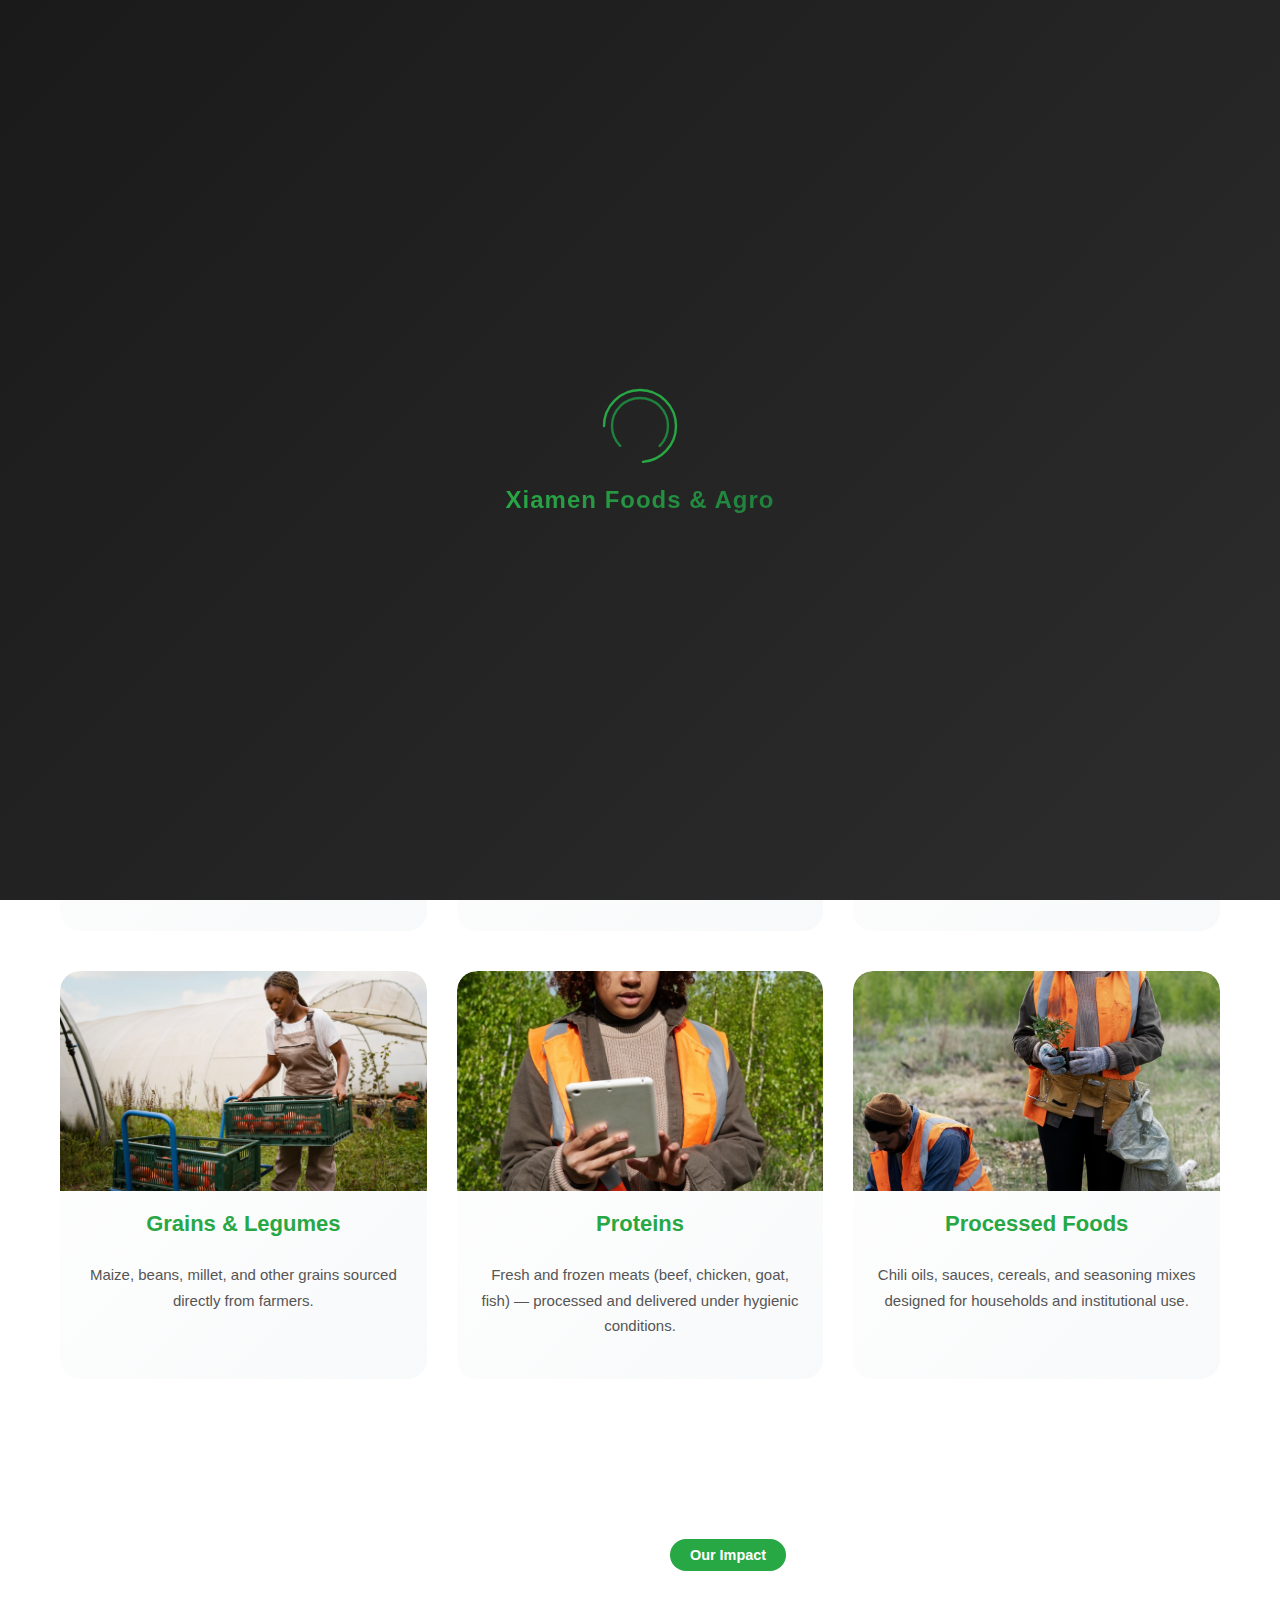
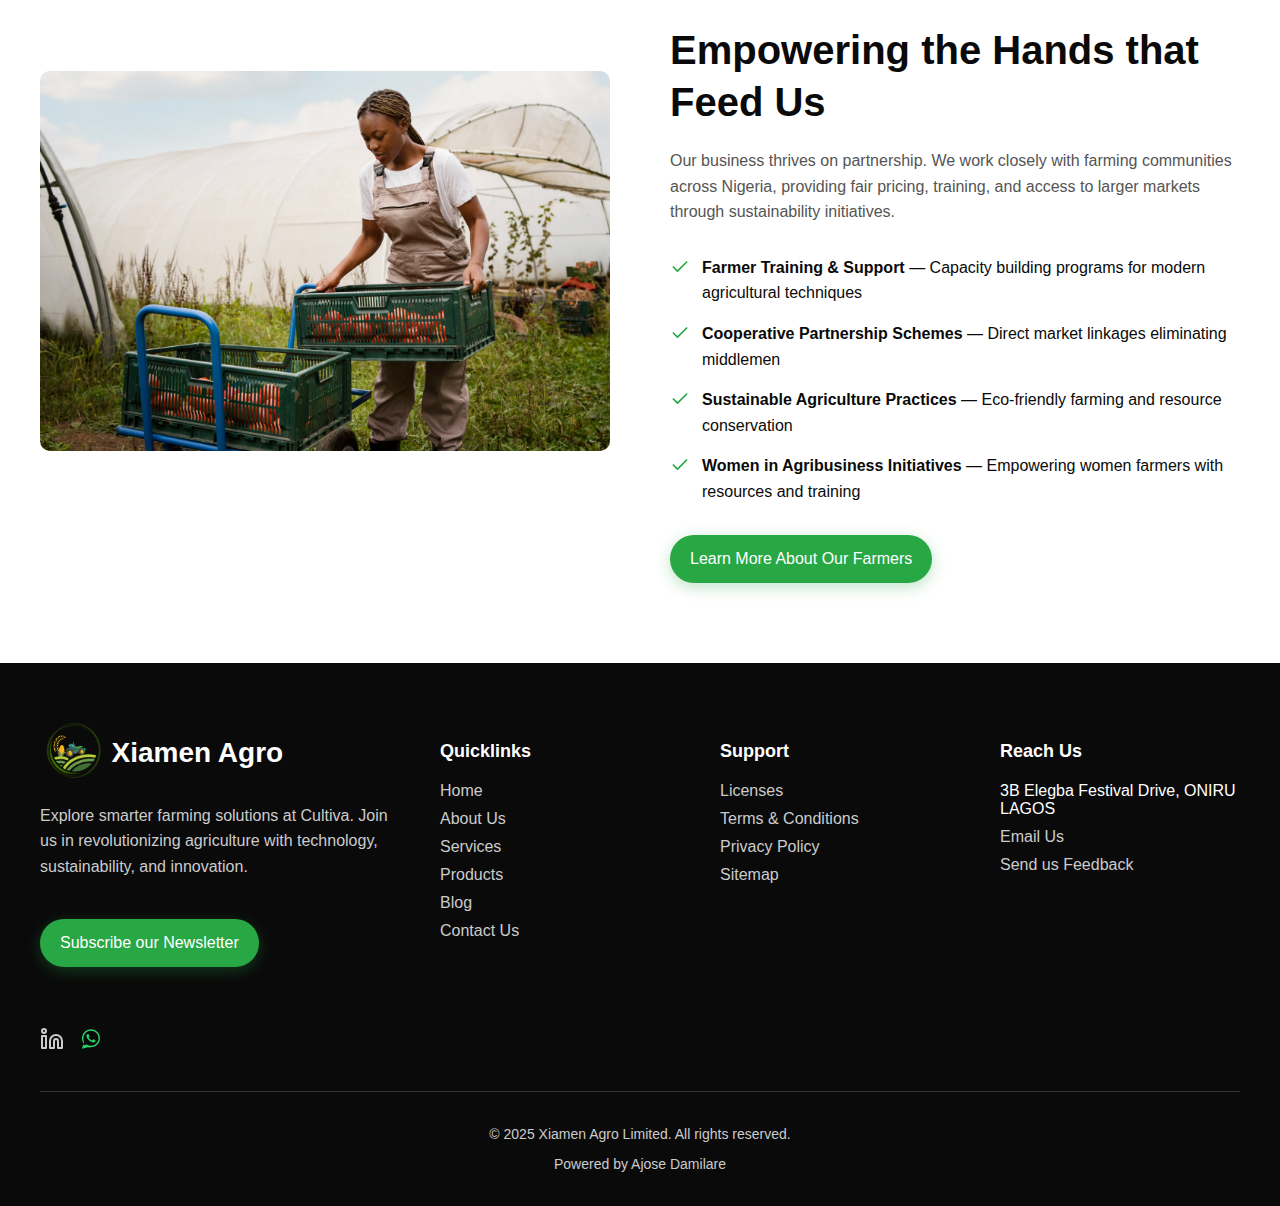
<file: products.html>
q<!DOCTYPE html>
<html lang="en">
  <head>
    <meta charset="UTF-8" />
    <meta name="viewport" content="width=device-width, initial-scale=1.0" />
    <title>Products - Xiamen Agro Limited</title>
    <meta
      name="description"
      content="Explore the range of products offered by Xiamen Agro Limited, including palm oil, hibiscus, rice, and distribution through the Lagos State commodity exchange."
    />
    <link rel="stylesheet" href="style.css" />
    <link
      rel="icon"
      href="assets/images/favicon/favicon.ico"
      type="image/x-icon"
    />
    <!-- Favicon will be added here once the file is provided -->
  </head>
  <body>
    <!-- Preloader -->
    <div class="preloader">
      <div class="preloader-content">
        <div class="preloader-logo">
          <svg width="80" height="80" viewBox="0 0 100 100">
            <circle
              cx="50"
              cy="50"
              r="45"
              fill="none"
              stroke="#28a745"
              stroke-width="3"
              stroke-dasharray="283"
              stroke-dashoffset="75"
              stroke-linecap="round"
            >
              <animateTransform
                attributeName="transform"
                type="rotate"
                from="0 50 50"
                to="360 50 50"
                dur="1.5s"
                repeatCount="indefinite"
              />
            </circle>
            <circle
              cx="50"
              cy="50"
              r="35"
              fill="none"
              stroke="#20803d"
              stroke-width="3"
              stroke-dasharray="220"
              stroke-dashoffset="55"
              stroke-linecap="round"
            >
              <animateTransform
                attributeName="transform"
                type="rotate"
                from="360 50 50"
                to="0 50 50"
                dur="1.2s"
                repeatCount="indefinite"
              />
            </circle>
          </svg>
        </div>
        <div class="preloader-text">Xiamen Foods & Agro</div>
      </div>
    </div>

    <header>
      <div class="container">
        <div
          class="logo"
          onclick="window.location.href='index.html'"
          style="cursor: pointer"
        >
          <img src="assets/images/logo.png" alt="Xiamen Agro Logo" />
          <span>Xiamen Agro</span>
        </div>
        <nav class="desktop-nav">
          <ul>
            <li><a href="index.html">Home</a></li>
            <li><a href="about.html">About Us</a></li>
            <li><a href="services.html">Services</a></li>
            <li><a href="products.html">Products</a></li>
            <li><a href="blog.html">Blog</a></li>
            <li><a href="contact.html">Contact Us</a></li>
          </ul>
        </nav>
        <button
          class="cta-button desktop-cta"
          onclick="window.location.href='apply.html'"
        >
          Book a Call
        </button>
        <div class="hamburger-menu">
          <div class="bar"></div>
          <div class="bar"></div>
          <div class="bar"></div>
        </div>
      </div>
    </header>

    <div class="mobile-nav">
      <div class="mobile-nav-container">
        <div class="close-button">
          <svg
            xmlns="http://www.w3.org/2000/svg"
            width="24"
            height="24"
            fill="none"
            viewBox="0 0 16 16"
            app="ikonik"
            class="ikonik-6pjwv"
          >
            <path
              fill="currentColor"
              d="m9.414 8 5.293-5.293a1 1 0 1 0-1.414-1.414L8 6.586 2.707 1.293a1 1 0 0 0-1.414 1.414L6.586 8l-5.293 5.293a1 1 0 1 0 1.414 1.414L8 9.414l5.293 5.293a1 1 0 0 0 1.414-1.414L9.414 8Z"
              app="ikonik"
              class="path-q31w7i"
            ></path>
          </svg>
        </div>
        <ul>
          <li><a href="index.html">Home</a></li>
          <li><a href="about.html">About Us</a></li>
          <li><a href="services.html">Services</a></li>
          <li><a href="products.html">Products</a></li>
          <li><a href="blog.html">Blog</a></li>
          <li><a href="contact.html">Contact Us</a></li>
        </ul>
        <button
          class="cta-button mobile-cta"
          onclick="window.location.href='apply.html'"
        >
          Book a Call
        </button>
      </div>
    </div>

    <main>
      <section class="page-hero">
        <div class="container">
          <h1>Our Products</h1>
          <p class="breadcrumb"><a href="index.html">Home</a> / Products</p>
        </div>
      </section>

      <section class="products">
        <div class="container">
          <h2>Quality You Can Taste. Freshness You Can Trust.</h2>
          <p style="text-align: center">
            Our diverse range of agricultural products meets the needs of
            households, institutions, and businesses across Nigeria.
          </p>
          <div class="product-items">
            <div class="product-item">
              <img src="assets/images/rice.jpg" alt="Rice" loading="lazy" />
              <h3>Rice</h3>
              <p>
                Local Nigerian, Foreign Parboiled, and Imported Basmati Rice —
                available in 50kg, 25kg, 10kg, and 5kg bags.
              </p>
            </div>
            <div class="product-item">
              <img
                src="assets/images/palm oil.jpg"
                alt="Vegetable Oils"
                loading="lazy"
              />
              <h3>Vegetable Oils</h3>
              <p>
                Pure vegetable and specialty oils (palm, groundnut, sunflower)
                in 4L, 10L, and 20L containers.
              </p>
            </div>
            <div class="product-item">
              <img
                src="assets/images/hibiscus.jpg"
                alt="Tomato Puree"
                loading="lazy"
              />
              <h3>Tomato Puree</h3>
              <p>
                Locally processed, thick, and natural tomato paste in various
                packaging sizes.
              </p>
            </div>
            <div class="product-item">
              <img
                src="assets/images/how-it-works.jpg"
                alt="Grains & Legumes"
                loading="lazy"
              />
              <h3>Grains & Legumes</h3>
              <p>
                Maize, beans, millet, and other grains sourced directly from
                farmers.
              </p>
            </div>
            <div class="product-item">
              <img
                src="assets/images/Smart Irrigation.jpg"
                alt="Proteins"
                loading="lazy"
              />
              <h3>Proteins</h3>
              <p>
                Fresh and frozen meats (beef, chicken, goat, fish) — processed
                and delivered under hygienic conditions.
              </p>
            </div>
            <div class="product-item">
              <img
                src="assets/images/Soil Analysis.jpg"
                alt="Processed Foods"
                loading="lazy"
              />
              <h3>Processed Foods</h3>
              <p>
                Chili oils, sauces, cereals, and seasoning mixes designed for
                households and institutional use.
              </p>
            </div>
          </div>
        </div>
      </section>

      <section class="why-choose-us">
        <div class="container">
          <div class="why-choose-us-wrapper">
            <div class="why-choose-us-image">
              <img
                src="./assets/images/how-it-works.jpg"
                alt="Our Farmers & Sustainability"
                loading="lazy"
              />
            </div>
            <div class="why-choose-us-content">
              <div
                style="
                  display: inline-block;
                  padding: 8px 20px;
                  background-color: #28a745;
                  color: white;
                  border-radius: 20px;
                  font-size: 0.9em;
                  font-weight: 600;
                  margin-bottom: 20px;
                "
              >
                Our Impact
              </div>
              <h2>Empowering the Hands that Feed Us</h2>
              <p>
                Our business thrives on partnership. We work closely with
                farming communities across Nigeria, providing fair pricing,
                training, and access to larger markets through sustainability
                initiatives.
              </p>
              <ul class="why-list">
                <li>
                  <svg
                    xmlns="http://www.w3.org/2000/svg"
                    width="20"
                    height="20"
                    viewBox="0 0 24 24"
                    fill="none"
                    stroke="currentColor"
                    stroke-width="2"
                    stroke-linecap="round"
                    stroke-linejoin="round"
                  >
                    <polyline points="20 6 9 17 4 12"></polyline>
                  </svg>
                  <span
                    ><strong>Farmer Training & Support</strong> — Capacity
                    building programs for modern agricultural techniques</span
                  >
                </li>
                <li>
                  <svg
                    xmlns="http://www.w3.org/2000/svg"
                    width="20"
                    height="20"
                    viewBox="0 0 24 24"
                    fill="none"
                    stroke="currentColor"
                    stroke-width="2"
                    stroke-linecap="round"
                    stroke-linejoin="round"
                  >
                    <polyline points="20 6 9 17 4 12"></polyline>
                  </svg>
                  <span
                    ><strong>Cooperative Partnership Schemes</strong> — Direct
                    market linkages eliminating middlemen</span
                  >
                </li>
                <li>
                  <svg
                    xmlns="http://www.w3.org/2000/svg"
                    width="20"
                    height="20"
                    viewBox="0 0 24 24"
                    fill="none"
                    stroke="currentColor"
                    stroke-width="2"
                    stroke-linecap="round"
                    stroke-linejoin="round"
                  >
                    <polyline points="20 6 9 17 4 12"></polyline>
                  </svg>
                  <span
                    ><strong>Sustainable Agriculture Practices</strong> —
                    Eco-friendly farming and resource conservation</span
                  >
                </li>
                <li>
                  <svg
                    xmlns="http://www.w3.org/2000/svg"
                    width="20"
                    height="20"
                    viewBox="0 0 24 24"
                    fill="none"
                    stroke="currentColor"
                    stroke-width="2"
                    stroke-linecap="round"
                    stroke-linejoin="round"
                  >
                    <polyline points="20 6 9 17 4 12"></polyline>
                  </svg>
                  <span
                    ><strong>Women in Agribusiness Initiatives</strong> —
                    Empowering women farmers with resources and training</span
                  >
                </li>
              </ul>
              <button
                class="cta-button"
                onclick="window.location.href='farmers.html'"
              >
                Learn More About Our Farmers
              </button>
            </div>
          </div>
        </div>
      </section>
    </main>

    <footer>
      <div class="container">
        <div class="main-footer-content">
          <div class="footer-col footer-brand">
            <div
              class="logo"
              onclick="window.location.href='index.html'"
              style="cursor: pointer"
            >
              <img src="assets/images/logo.png" alt="Xiamen Agro Logo" />
              <span>Xiamen Agro</span>
            </div>
            <p>
              Explore smarter farming solutions at Cultiva. Join us in
              revolutionizing agriculture with technology, sustainability, and
              innovation.
            </p>
            <button class="cta-button">Subscribe our Newsletter</button>
          </div>
          <div class="footer-col footer-explore">
            <h3>Quicklinks</h3>
            <ul>
              <li><a href="index.html">Home</a></li>
              <li><a href="about.html">About Us</a></li>
              <li><a href="services.html">Services</a></li>
              <li><a href="products.html">Products</a></li>
              <li><a href="blog.html">Blog</a></li>
              <li><a href="contact.html">Contact Us</a></li>
            </ul>
          </div>
          <div class="footer-col footer-support">
            <h3>Support</h3>
            <ul>
              <li><a href="#">Licenses</a></li>
              <li><a href="#">Terms &amp; Conditions</a></li>
              <li><a href="#">Privacy Policy</a></li>
              <li><a href="sitemap.html">Sitemap</a></li>
            </ul>
          </div>
          <div class="footer-col footer-contact">
            <h3>Reach Us</h3>
            <ul>
              <li>3B Elegba Festival Drive, ONIRU LAGOS</li>
              <li><a href="mailto:info@xiamenagro.com">Email Us</a></li>
              <li><a href="contact.html">Send us Feedback</a></li>
            </ul>
          </div>
          <div class="footer-col footer-social">
            <div class="social-icons">
              <a
                href="https://www.linkedin.com/company/xiamen-agro/"
                aria-label="LinkedIn"
                target="_blank"
                ><svg
                  xmlns="http://www.w3.org/2000/svg"
                  width="24"
                  height="24"
                  viewBox="0 0 24 24"
                  fill="none"
                  stroke="currentColor"
                  stroke-width="2"
                  stroke-linecap="round"
                  stroke-linejoin="round"
                  class="feather feather-linkedin"
                >
                  <path
                    d="M16 8a6 6 0 0 1 6 6v7h-4v-7a2 2 0 0 0-2-2 2 2 0 0 0-2 2v7h-4v-7a6 6 0 0 1 6-6z"
                  ></path>
                  <rect x="2" y="9" width="4" height="12"></rect>
                  <circle cx="4" cy="4" r="2"></circle></svg
              ></a>
              <a
                href="https://wa.me/2348070454584"
                aria-label="WhatsApp"
                target="_blank"
                ><svg
                  xmlns="http://www.w3.org/2000/svg"
                  width="24"
                  height="24"
                  viewBox="0 0 32 32"
                  fill="none"
                >
                  <path
                    d="M16 3C9.373 3 4 8.373 4 15c0 2.385.668 4.607 1.938 6.563L4 29l7.688-1.938A12.93 12.93 0 0 0 16 27c6.627 0 12-5.373 12-12S22.627 3 16 3zm0 22c-1.98 0-3.91-.516-5.594-1.5l-.406-.25-4.5 1.125 1.188-4.375-.25-.406A9.96 9.96 0 0 1 6 15c0-5.523 4.477-10 10-10s10 4.477 10 10-4.477 10-10 10zm5.406-7.594c-.297-.148-1.758-.867-2.031-.965-.273-.098-.47-.148-.668.148-.195.297-.766.965-.94 1.164-.172.195-.344.223-.641.074-.297-.148-1.254-.463-2.39-1.477-.883-.788-1.48-1.762-1.652-2.059-.172-.297-.018-.457.13-.605.133-.132.297-.344.445-.516.148-.172.197-.297.297-.495.098-.199.049-.371-.025-.52-.074-.148-.668-1.613-.914-2.211-.242-.58-.487-.5-.668-.508l-.57-.01c-.195 0-.52.074-.793.371-.273.297-1.04 1.016-1.04 2.477 0 1.461 1.065 2.875 1.213 3.074.148.199 2.099 3.207 5.086 4.371.711.307 1.264.49 1.697.627.713.227 1.362.195 1.875.119.572-.084 1.758-.719 2.008-1.414.25-.695.25-1.289.174-1.414-.074-.125-.273-.199-.57-.344z"
                    fill="#25D366"
                  /></svg
              ></a>
            </div>
          </div>
        </div>
        <div class="footer-bottom">
          <p>&copy; 2025 Xiamen Agro Limited. All rights reserved.</p>
          <p>
            Powered by
            <a href="https://www.ajosedamilare.com/" target="_blank"
              >Ajose Damilare</a
            >
          </p>
        </div>
      </div>
    </footer>

    <div class="modal-overlay">
      <div class="modal-content">
        <span class="close-button">&times;</span>
        <h3>Subscribe to Our Newsletter</h3>
        <p>Stay updated with our latest news and offers.</p>
        <form id="newsletter-form">
          <input
            type="email"
            id="email"
            placeholder="Enter your email"
            required
          />
          <button type="submit" class="cta-button">Subscribe</button>
        </form>
      </div>
    </div>

    <button class="back-to-top">&#x2191;</button>

    <script src="script.js"></script>
  </body>
</html>
</file>
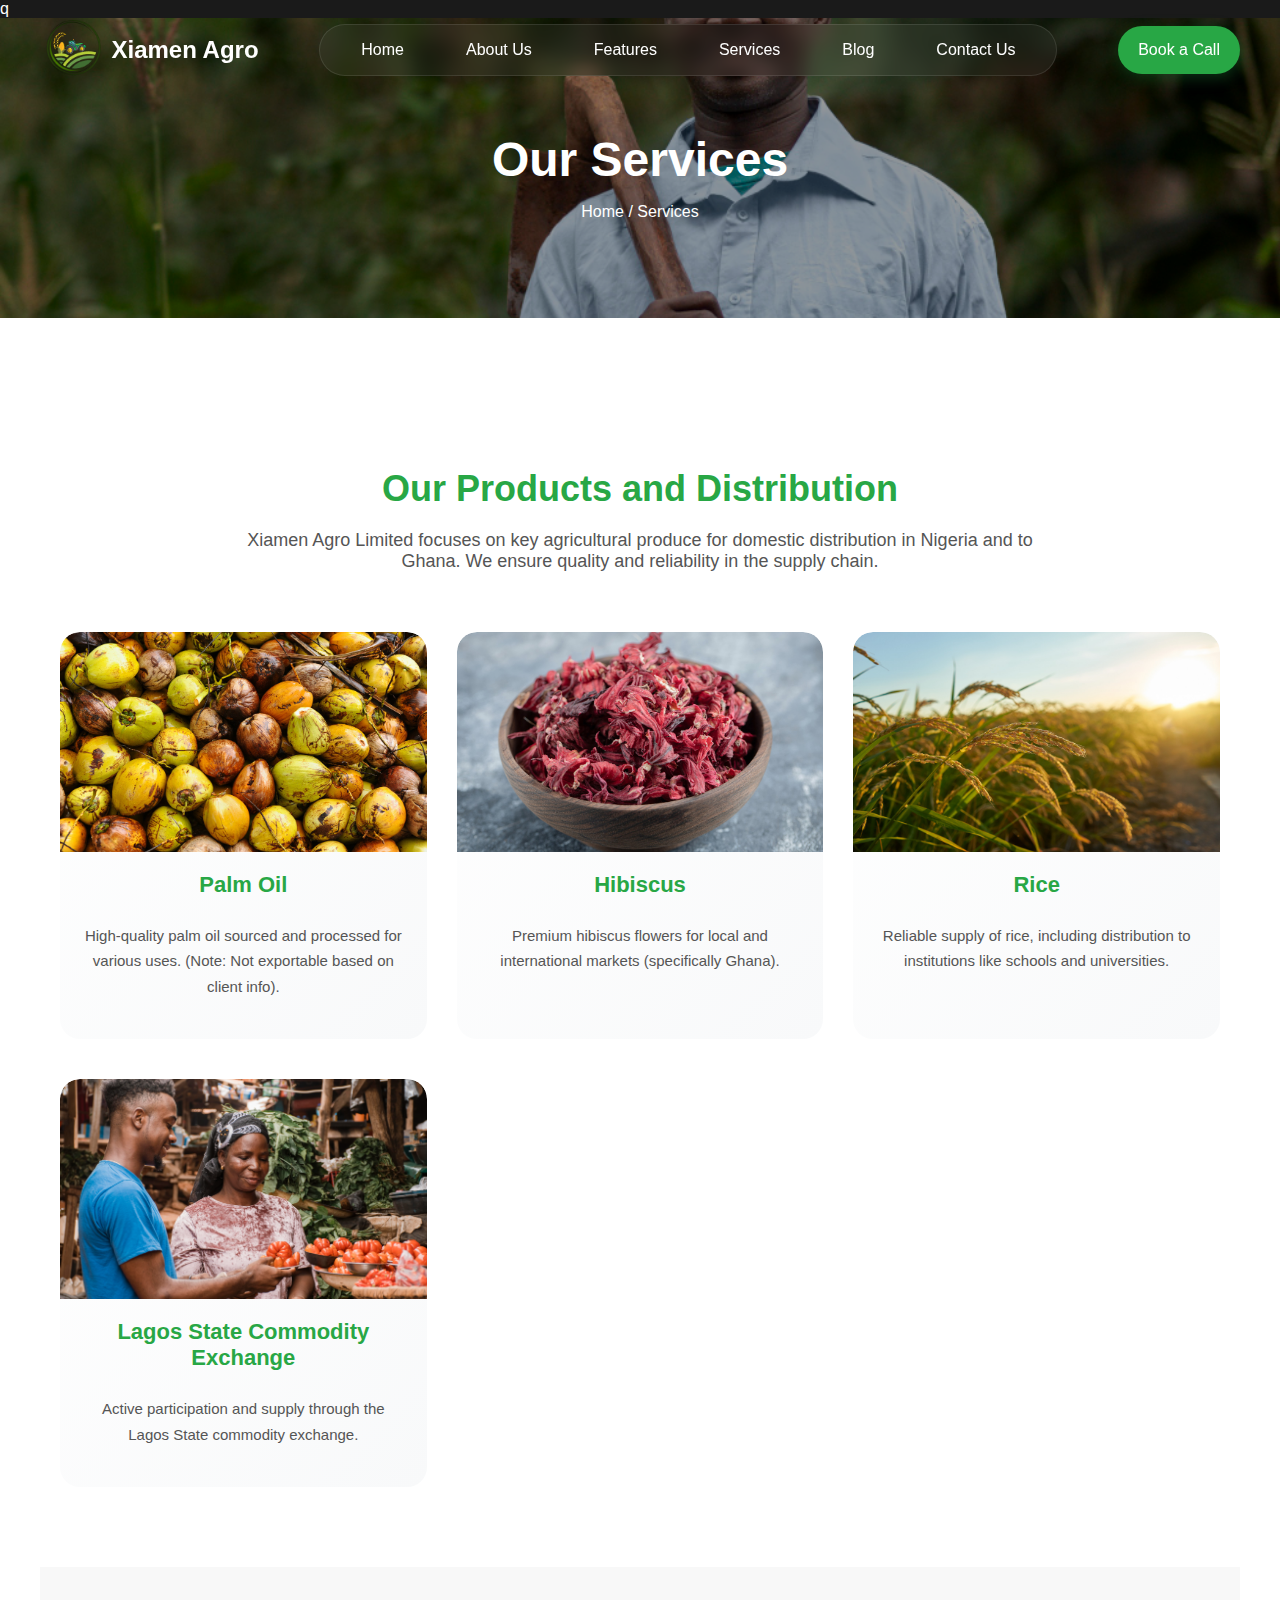
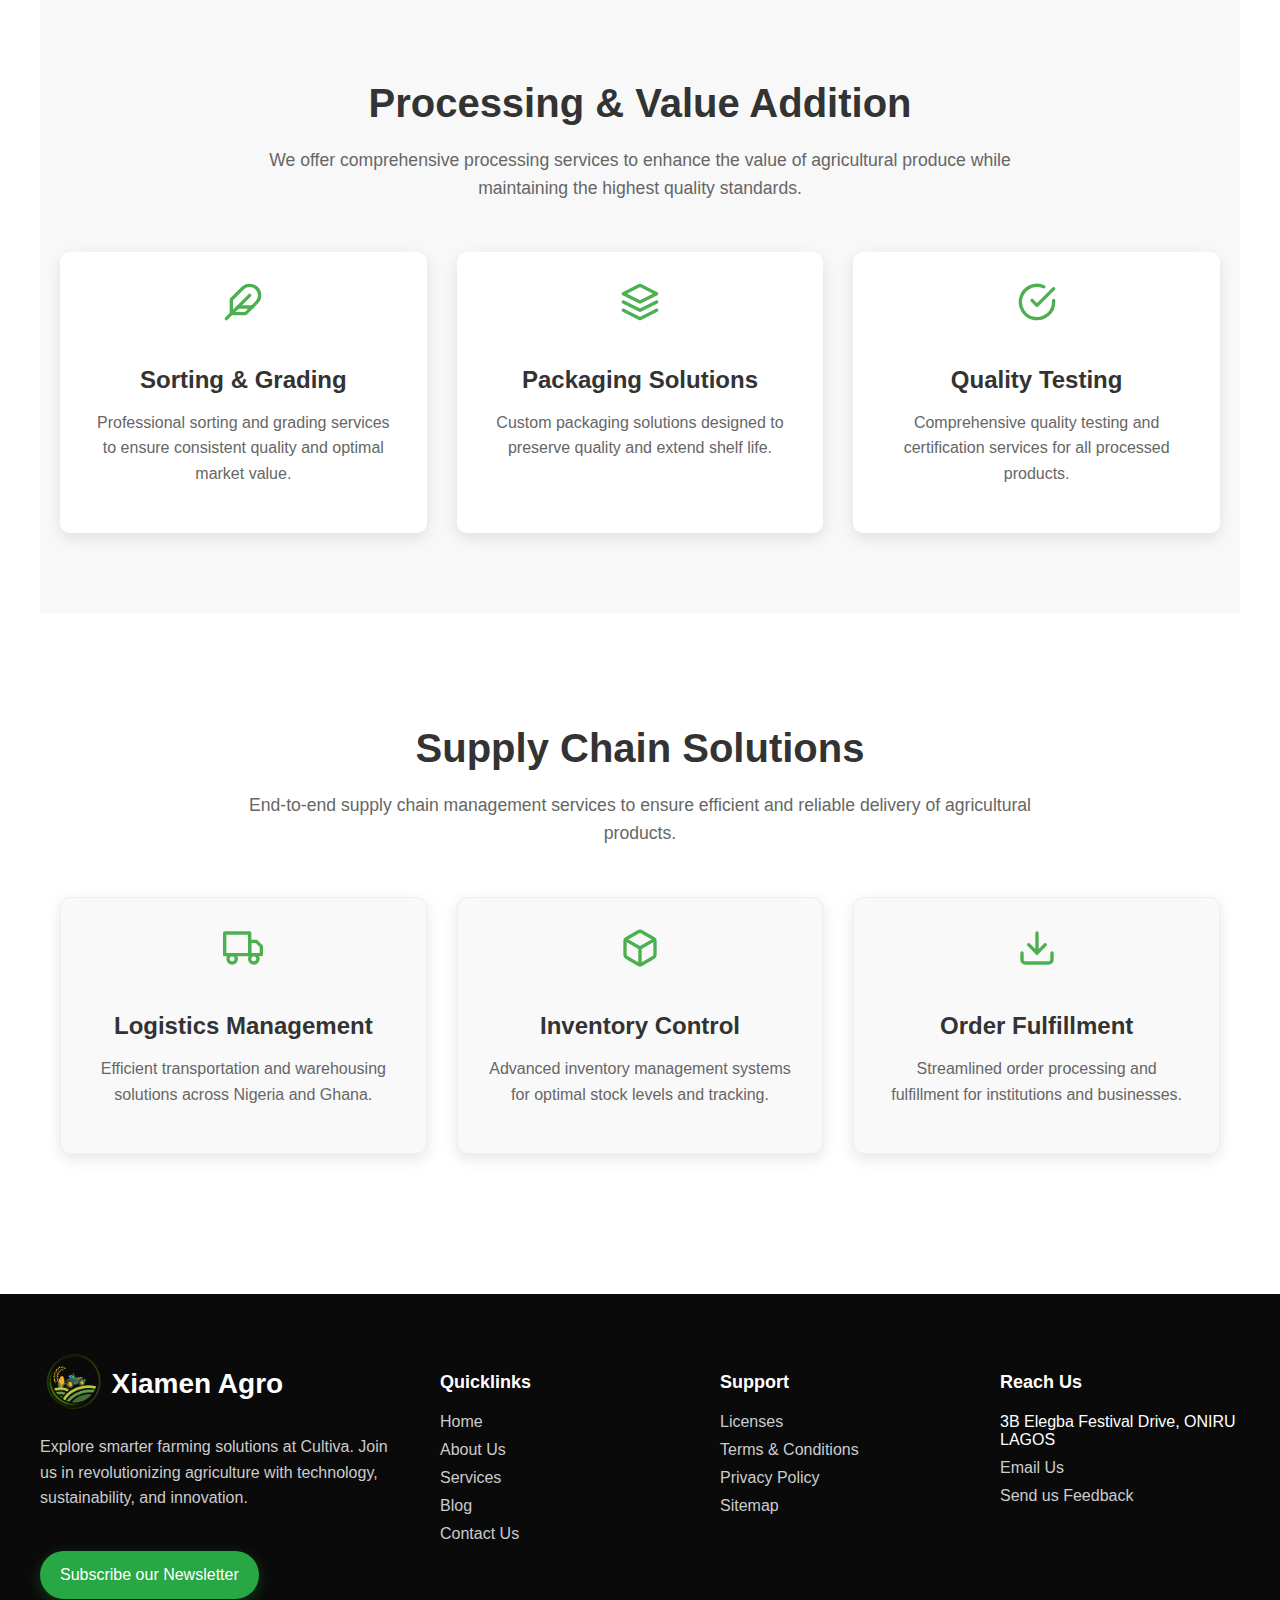
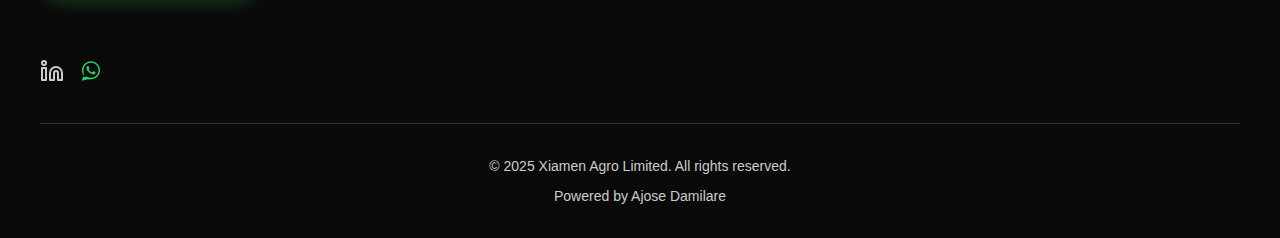
<file: services.html>
q<!DOCTYPE html>
<html lang="en">
<head>
    <meta charset="UTF-8">
    <meta name="viewport" content="width=device-width, initial-scale=1.0">
    <title>Services - Xiamen Agro Limited</title>
    <meta name="description" content="Explore the range of services offered by Xiamen Agro Limited, including agricultural product sourcing, processing, value addition, and efficient supply chain management in Nigeria and Ghana.">
    <link rel="stylesheet" href="style.css">
    <link rel="icon" href="assets/images/favicon/favicon.ico" type="image/x-icon">
    <!-- Favicon will be added here once the file is provided -->
</head>
<body>
    <header>
        <div class="container">
            <div class="logo" onclick="window.location.href='index.html'" style="cursor:pointer;">
                <img src="assets/images/logo.png" alt="Xiamen Agro Logo">
                <span>Xiamen Agro</span>
            </div>
            <nav class="desktop-nav">
                <ul>
                    <li><a href="index.html">Home</a></li>
                    <li><a href="about.html">About Us</a></li>
                    <li><a href="features.html">Features</a></li>
                    <li><a href="services.html">Services</a></li>
                    <li><a href="blog.html">Blog</a></li>
                    <li><a href="contact.html">Contact Us</a></li>
                </ul>
            </nav>
             <button class="cta-button desktop-cta" onclick="window.location.href='apply.html'">Book a Call</button>
            <div class="hamburger-menu">
                <div class="bar"></div>
                <div class="bar"></div>
                <div class="bar"></div>
            </div>
        </div>
    </header>

    <div class="mobile-nav">
        <div class="mobile-nav-container">
            <div class="close-button">
                <svg xmlns="http://www.w3.org/2000/svg" width="24" height="24" fill="none" viewBox="0 0 16 16" app="ikonik" class="ikonik-6pjwv"><path fill="currentColor" d="m9.414 8 5.293-5.293a1 1 0 1 0-1.414-1.414L8 6.586 2.707 1.293a1 1 0 0 0-1.414 1.414L6.586 8l-5.293 5.293a1 1 0 1 0 1.414 1.414L8 9.414l5.293 5.293a1 1 0 0 0 1.414-1.414L9.414 8Z" app="ikonik" class="path-q31w7i"></path></svg>
            </div>
            <ul>
                <li><a href="index.html">Home</a></li>
                <li><a href="about.html">About Us</a></li>
                <li><a href="features.html">Features</a></li>
                <li><a href="services.html">Services</a></li>
                <li><a href="blog.html">Blog</a></li>
                <li><a href="contact.html">Contact Us</a></li>
            </ul>
            <button class="cta-button mobile-cta"  onclick="window.location.href='apply.html'">Book a Call</button>
        </div>
    </div>

    <main>
        <section class="page-hero">
            <div class="container">
                <h1>Our Services</h1>
                <p class="breadcrumb"><a href="index.html">Home</a> / Services</p>
            </div>
        </section>

        <section class="page-content">
            <div class="container">
                <section class="products">
                    <h2>Our Products and Distribution</h2>
                    <p class="products-subheading">Xiamen Agro Limited focuses on key agricultural produce for domestic distribution in Nigeria and to Ghana. We ensure quality and reliability in the supply chain.</p>
                    <div class="product-items">
                        <div class="product-item">
                            <img src="assets/images/palm oil.jpg" alt="Palm Oil">
                            <h3>Palm Oil</h3>
                            <p>High-quality palm oil sourced and processed for various uses. (Note: Not exportable based on client info).</p>
                        </div>
                        <div class="product-item">
                            <img src="assets/images/hibiscus.jpg" alt="Hibiscus">
                            <h3>Hibiscus</h3>
                            <p>Premium hibiscus flowers for local and international markets (specifically Ghana).</p>
                        </div>
                        <div class="product-item">
                            <img src="assets/images/rice.jpg" alt="Rice">
                            <h3>Rice</h3>
                            <p>Reliable supply of rice, including distribution to institutions like schools and universities.</p>
                        </div>
                        <div class="product-item commodity">
                            <img src="assets/images/Lagos State Commodity Exchange.jpg" alt="Lagos State Commodity Exchange">
                            <h3>Lagos State Commodity Exchange</h3>
                            <p>Active participation and supply through the Lagos State commodity exchange.</p>
                        </div>
                    </div>
                </section>

                <section class="processing-services">
                    <h2>Processing & Value Addition</h2>
                    <p class="services-subheading">We offer comprehensive processing services to enhance the value of agricultural produce while maintaining the highest quality standards.</p>
                    <div class="service-items">
                        <div class="service-item">
                            <div class="icon">
                                <svg xmlns="http://www.w3.org/2000/svg" width="40" height="40" viewBox="0 0 24 24" fill="none" stroke="currentColor" stroke-width="2" stroke-linecap="round" stroke-linejoin="round"><path d="M20.24 12.24a6 6 0 0 0-8.49-8.49L5 10.5V19h8.5z"></path><line x1="16" y1="8" x2="2" y2="22"></line><line x1="17.5" y1="15" x2="9" y2="15"></line></svg>
                            </div>
                            <h3>Sorting & Grading</h3>
                            <p>Professional sorting and grading services to ensure consistent quality and optimal market value.</p>
                        </div>
                        <div class="service-item">
                            <div class="icon">
                                <svg xmlns="http://www.w3.org/2000/svg" width="40" height="40" viewBox="0 0 24 24" fill="none" stroke="currentColor" stroke-width="2" stroke-linecap="round" stroke-linejoin="round"><path d="M12 2L2 7l10 5 10-5-10-5z"></path><path d="M2 17l10 5 10-5"></path><path d="M2 12l10 5 10-5"></path></svg>
                            </div>
                            <h3>Packaging Solutions</h3>
                            <p>Custom packaging solutions designed to preserve quality and extend shelf life.</p>
                        </div>
                        <div class="service-item">
                            <div class="icon">
                                <svg xmlns="http://www.w3.org/2000/svg" width="40" height="40" viewBox="0 0 24 24" fill="none" stroke="currentColor" stroke-width="2" stroke-linecap="round" stroke-linejoin="round"><path d="M22 11.08V12a10 10 0 1 1-5.93-9.14"></path><polyline points="22 4 12 14.01 9 11.01"></polyline></svg>
                            </div>
                            <h3>Quality Testing</h3>
                            <p>Comprehensive quality testing and certification services for all processed products.</p>
                        </div>
                    </div>
                </section>

                <section class="supply-chain">
                    <h2>Supply Chain Solutions</h2>
                    <p class="supply-chain-subheading">End-to-end supply chain management services to ensure efficient and reliable delivery of agricultural products.</p>
                    <div class="supply-chain-items">
                        <div class="supply-chain-item">
                            <div class="icon">
                                <svg xmlns="http://www.w3.org/2000/svg" width="40" height="40" viewBox="0 0 24 24" fill="none" stroke="currentColor" stroke-width="2" stroke-linecap="round" stroke-linejoin="round"><rect x="1" y="3" width="15" height="13"></rect><polygon points="16 8 20 8 23 11 23 16 16 16 16 8"></polygon><circle cx="5.5" cy="18.5" r="2.5"></circle><circle cx="18.5" cy="18.5" r="2.5"></circle></svg>
                            </div>
                            <h3>Logistics Management</h3>
                            <p>Efficient transportation and warehousing solutions across Nigeria and Ghana.</p>
                        </div>
                        <div class="supply-chain-item">
                            <div class="icon">
                                <svg xmlns="http://www.w3.org/2000/svg" width="40" height="40" viewBox="0 0 24 24" fill="none" stroke="currentColor" stroke-width="2" stroke-linecap="round" stroke-linejoin="round"><path d="M21 16V8a2 2 0 0 0-1-1.73l-7-4a2 2 0 0 0-2 0l-7 4A2 2 0 0 0 3 8v8a2 2 0 0 0 1 1.73l7 4a2 2 0 0 0 2 0l7-4A2 2 0 0 0 21 16z"></path><polyline points="3.27 6.96 12 12.01 20.73 6.96"></polyline><line x1="12" y1="22.08" x2="12" y2="12"></line></svg>
                            </div>
                            <h3>Inventory Control</h3>
                            <p>Advanced inventory management systems for optimal stock levels and tracking.</p>
                        </div>
                        <div class="supply-chain-item">
                            <div class="icon">
                                <svg xmlns="http://www.w3.org/2000/svg" width="40" height="40" viewBox="0 0 24 24" fill="none" stroke="currentColor" stroke-width="2" stroke-linecap="round" stroke-linejoin="round"><path d="M21 15v4a2 2 0 0 1-2 2H5a2 2 0 0 1-2-2v-4"></path><polyline points="7 10 12 15 17 10"></polyline><line x1="12" y1="15" x2="12" y2="3"></line></svg>
                            </div>
                            <h3>Order Fulfillment</h3>
                            <p>Streamlined order processing and fulfillment for institutions and businesses.</p>
                        </div>
                    </div>
                </section>
            </div>
        </section>
    </main>

    <footer>
        <div class="container">
            <div class="main-footer-content">
                <div class="footer-col footer-brand">
                    <div class="logo" onclick="window.location.href='index.html'" style="cursor:pointer;">
                        <img src="assets/images/logo.png" alt="Xiamen Agro Logo">
                        <span>Xiamen Agro</span>
                    </div>
                    <p>Explore smarter farming solutions at Cultiva. Join us in revolutionizing agriculture with technology, sustainability, and innovation.</p>
                     <button class="cta-button">Subscribe our Newsletter</button>
                </div>
                <div class="footer-col footer-explore">
                    <h3>Quicklinks</h3>
                    <ul>
                        <li><a href="index.html">Home</a></li>
                        <li><a href="about.html">About Us</a></li>
                        <li><a href="services.html">Services</a></li>
                        <li><a href="blog.html">Blog</a></li>
                         <li><a href="contact.html">Contact Us</a></li>
                    </ul>
                </div>
                <div class="footer-col footer-support">
                    <h3>Support</h3>
                     <ul>
                        <li><a href="#">Licenses</a></li>
                        <li><a href="#">Terms &amp; Conditions</a></li>
                        <li><a href="#">Privacy Policy</a></li>
                        <li><a href="#">Sitemap</a></li>
                    </ul>
                </div>
                 <div class="footer-col footer-contact">
                    <h3>Reach Us</h3>
                     <ul>
                        <li>3B Elegba Festival Drive, ONIRU LAGOS</li>
                        <li><a href="mailto:info@xiamenagro.com">Email Us</a></li>
                        <li><a href="contact.html">Send us Feedback</a></li>
                    </ul>
                </div>
                <div class="footer-col footer-social">
                    <div class="social-icons">
                        <a href="https://www.linkedin.com/company/xiamen-agro/" aria-label="LinkedIn" target="_blank"><svg xmlns="http://www.w3.org/2000/svg" width="24" height="24" viewBox="0 0 24 24" fill="none" stroke="currentColor" stroke-width="2" stroke-linecap="round" stroke-linejoin="round" class="feather feather-linkedin"><path d="M16 8a6 6 0 0 1 6 6v7h-4v-7a2 2 0 0 0-2-2 2 2 0 0 0-2 2v7h-4v-7a6 6 0 0 1 6-6z"></path><rect x="2" y="9" width="4" height="12"></rect><circle cx="4" cy="4" r="2"></circle></svg></a>
                        <a href="https://wa.me/2348070454584" aria-label="WhatsApp" target="_blank"><svg xmlns="http://www.w3.org/2000/svg" width="24" height="24" viewBox="0 0 32 32" fill="none"><path d="M16 3C9.373 3 4 8.373 4 15c0 2.385.668 4.607 1.938 6.563L4 29l7.688-1.938A12.93 12.93 0 0 0 16 27c6.627 0 12-5.373 12-12S22.627 3 16 3zm0 22c-1.98 0-3.91-.516-5.594-1.5l-.406-.25-4.5 1.125 1.188-4.375-.25-.406A9.96 9.96 0 0 1 6 15c0-5.523 4.477-10 10-10s10 4.477 10 10-4.477 10-10 10zm5.406-7.594c-.297-.148-1.758-.867-2.031-.965-.273-.098-.47-.148-.668.148-.195.297-.766.965-.94 1.164-.172.195-.344.223-.641.074-.297-.148-1.254-.463-2.39-1.477-.883-.788-1.48-1.762-1.652-2.059-.172-.297-.018-.457.13-.605.133-.132.297-.344.445-.516.148-.172.197-.297.297-.495.098-.199.049-.371-.025-.52-.074-.148-.668-1.613-.914-2.211-.242-.58-.487-.5-.668-.508l-.57-.01c-.195 0-.52.074-.793.371-.273.297-1.04 1.016-1.04 2.477 0 1.461 1.065 2.875 1.213 3.074.148.199 2.099 3.207 5.086 4.371.711.307 1.264.49 1.697.627.713.227 1.362.195 1.875.119.572-.084 1.758-.719 2.008-1.414.25-.695.25-1.289.174-1.414-.074-.125-.273-.199-.57-.344z" fill="#25D366"/></svg></a>
                    </div>
                </div>
            </div>
             <div class="footer-bottom">
                <p>&copy; 2025 Xiamen Agro Limited. All rights reserved.</p>
                <p>Powered by <a href="https://www.ajosedamilare.com/" target="_blank">Ajose Damilare</a></p>
            </div>
        </div>
    </footer>

    <div class="modal-overlay">
        <div class="modal-content">
            <span class="close-button">&times;</span>
            <h3>Subscribe to Our Newsletter</h3>
            <p>Stay updated with our latest news and offers.</p>
            <form id="newsletter-form">
                <input type="email" id="email" placeholder="Enter your email" required>
                <button type="submit" class="cta-button">Subscribe</button>
            </form>
        </div>
    </div>

    <button class="back-to-top">
        &#x2191;
    </button>

    <script src="script.js"></script>
</body>
</html>
</file>
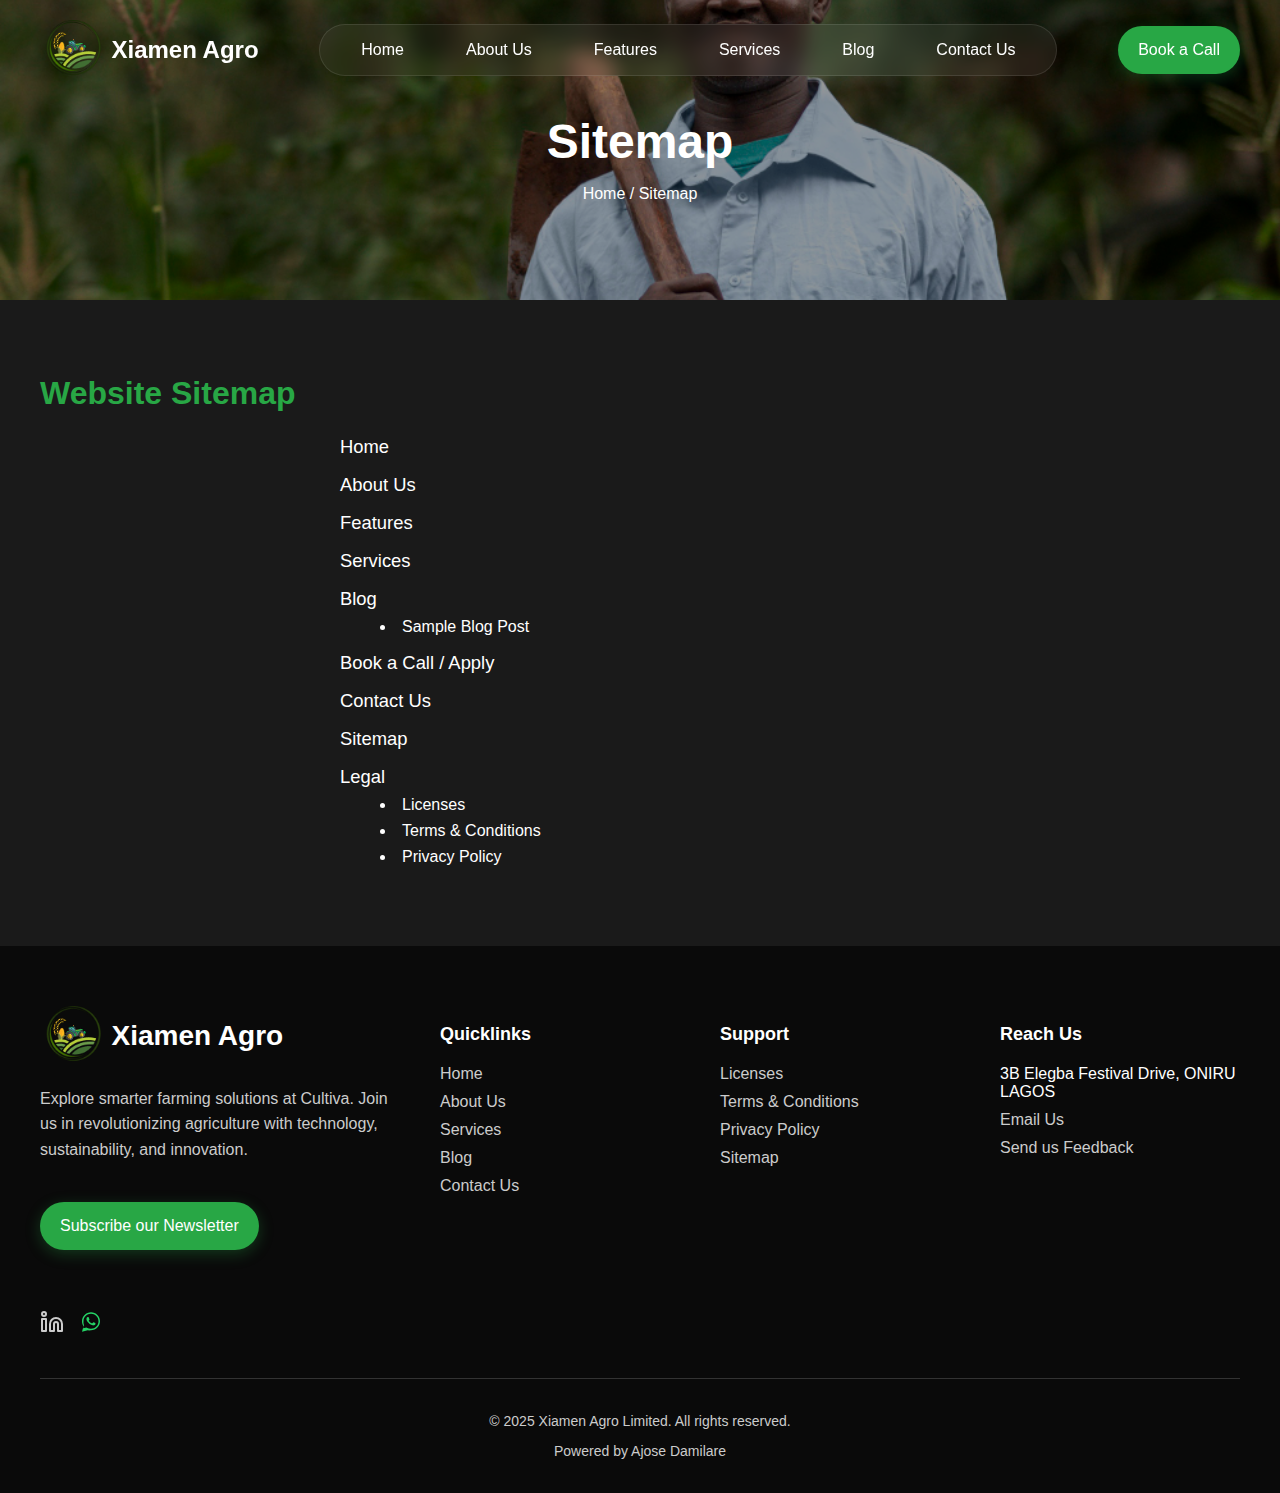
<file: sitemap.html>
<!DOCTYPE html>
<html lang="en">
<head>
    <meta charset="UTF-8">
    <meta name="viewport" content="width=device-width, initial-scale=1.0">
    <title>Sitemap - Xiamen Agro Limited</title>
    <meta name="description" content="Sitemap for Xiamen Agro Limited. Find all important pages and links for easy navigation.">
    <link rel="stylesheet" href="style.css">
    <link rel="icon" href="assets/images/favicon/favicon.ico" type="image/x-icon">
    <style>
        .sitemap-section {
            padding: 48px 0 64px 0;
        }
        .sitemap-section h2 {
            font-size: 2rem;
            margin-bottom: 24px;
            color: #28a745;
            text-align: left;
        }
        .sitemap-list {
            list-style: none;
            padding-left: 0;
            max-width: 600px;
            margin: 0 auto;
        }
        .sitemap-list > li {
            font-size: 1.15rem;
            margin-bottom: 16px;
            font-weight: 500;
        }
        .sitemap-list a {
            color: #222;
            text-decoration: none;
            transition: color 0.2s;
        }
        .sitemap-list a:hover {
            color: #28a745;
            text-decoration: underline;
        }
        .sitemap-list ul {
            list-style: disc inside;
            margin-top: 8px;
            margin-bottom: 8px;
            margin-left: 24px;
            padding-left: 16px;
        }
        .sitemap-list ul li {
            font-size: 1rem;
            font-weight: 400;
            margin-bottom: 8px;
        }
        .sitemap-list, .sitemap-list > li, .sitemap-list a, .sitemap-list ul, .sitemap-list ul li {
            color: #fff !important;
        }
        @media (max-width: 600px) {
            .sitemap-section {
                padding: 32px 0 32px 0;
            }
            .sitemap-list {
                max-width: 100%;
            }
        }
    </style>
    <!-- Favicon will be added here once the file is provided -->
</head>
<body>
    <header>
        <div class="container">
            <div class="logo" onclick="window.location.href='index.html'" style="cursor:pointer;">
                <img src="assets/images/logo.png" alt="Xiamen Agro Logo">
                <span>Xiamen Agro</span>
            </div>
            <nav class="desktop-nav">
                <ul>
                    <li><a href="index.html">Home</a></li>
                    <li><a href="about.html">About Us</a></li>
                    <li><a href="features.html">Features</a></li>
                    <li><a href="services.html">Services</a></li>
                    <li><a href="blog.html">Blog</a></li>
                    <li><a href="contact.html">Contact Us</a></li>
                </ul>
            </nav>
             <button class="cta-button desktop-cta" onclick="window.location.href='apply.html'">Book a Call</button>
            <div class="hamburger-menu">
                <div class="bar"></div>
                <div class="bar"></div>
                <div class="bar"></div>
            </div>
        </div>
    </header>

    <div class="mobile-nav">
        <div class="mobile-nav-container">
            <div class="close-button">
                <svg xmlns="http://www.w3.org/2000/svg" width="24" height="24" fill="none" viewBox="0 0 16 16" app="ikonik" class="ikonik-6pjwv"><path fill="currentColor" d="m9.414 8 5.293-5.293a1 1 0 1 0-1.414-1.414L8 6.586 2.707 1.293a1 1 0 0 0-1.414 1.414L6.586 8l-5.293 5.293a1 1 0 1 0 1.414 1.414L8 9.414l5.293 5.293a1 1 0 0 0 1.414-1.414L9.414 8Z" app="ikonik" class="path-q31w7i"></path></svg>
            </div>
            <ul>
                <li><a href="index.html">Home</a></li>
                <li><a href="about.html">About Us</a></li>
                <li><a href="features.html">Features</a></li>
                <li><a href="services.html">Services</a></li>
                <li><a href="blog.html">Blog</a></li>
                <li><a href="contact.html">Contact Us</a></li>
            </ul>
            <button class="cta-button mobile-cta"  onclick="window.location.href='apply.html'">Book a Call</button>
        </div>
    </div>

    <main>
        <section class="page-hero">
            <div class="container">
                <h1>Sitemap</h1>
                <p class="breadcrumb"><a href="index.html">Home</a> / Sitemap</p>
            </div>
        </section>
        <section class="sitemap-section">
            <div class="container">
                <h2>Website Sitemap</h2>
                <ul class="sitemap-list">
                    <li><a href="index.html">Home</a></li>
                    <li><a href="about.html">About Us</a></li>
                    <li><a href="features.html">Features</a></li>
                    <li><a href="services.html">Services</a>
                        <ul>
                            <!-- Add service detail pages here if available -->
                            <!-- <li><a href="service1.html">Farm Mechanization</a></li> -->
                        </ul>
                    </li>
                    <li><a href="blog.html">Blog</a>
                        <ul>
                            <li><a href="blog-detail.html">Sample Blog Post</a></li>
                            <!-- Add more blog post links if desired -->
                        </ul>
                    </li>
                    <li><a href="apply.html">Book a Call / Apply</a></li>
                    <li><a href="contact.html">Contact Us</a></li>
                    <li><a href="sitemap.html">Sitemap</a></li>
                    <li>Legal
                        <ul>
                            <li><a href="#">Licenses</a></li>
                            <li><a href="#">Terms &amp; Conditions</a></li>
                            <li><a href="#">Privacy Policy</a></li>
                        </ul>
                    </li>
                </ul>
            </div>
        </section>
    </main>

    <footer>
        <div class="container">
            <div class="main-footer-content">
                <div class="footer-col footer-brand">
                    <div class="logo" onclick="window.location.href='index.html'" style="cursor:pointer;">
                        <img src="assets/images/logo.png" alt="Xiamen Agro Logo">
                         <span>Xiamen Agro</span>
                    </div>
                    <p>Explore smarter farming solutions at Cultiva. Join us in revolutionizing agriculture with technology, sustainability, and innovation.</p>
                     <button class="cta-button">Subscribe our Newsletter</button>
                </div>
                <div class="footer-col footer-explore">
                    <h3>Quicklinks</h3>
                    <ul>
                        <li><a href="index.html">Home</a></li>
                        <li><a href="about.html">About Us</a></li>
                        <li><a href="services.html">Services</a></li>
                        <li><a href="blog.html">Blog</a></li>
                         <li><a href="contact.html">Contact Us</a></li>
                    </ul>
                </div>
                <div class="footer-col footer-support">
                    <h3>Support</h3>
                     <ul>
                        <li><a href="#">Licenses</a></li>
                        <li><a href="#">Terms &amp; Conditions</a></li>
                        <li><a href="#">Privacy Policy</a></li>
                        <li><a href="sitemap.html">Sitemap</a></li>
                    </ul>
                </div>
                 <div class="footer-col footer-contact">
                    <h3>Reach Us</h3>
                     <ul>
                        <li>3B Elegba Festival Drive, ONIRU LAGOS</li>
                        <li><a href="mailto:info@xiamenagro.com">Email Us</a></li>
                        <li><a href="contact.html">Send us Feedback</a></li>
                    </ul>
                </div>
                <div class="footer-col footer-social">
                    <div class="social-icons">
                        <a href="https://www.linkedin.com/company/xiamen-agro/" aria-label="LinkedIn" target="_blank"><svg xmlns="http://www.w3.org/2000/svg" width="24" height="24" viewBox="0 0 24 24" fill="none" stroke="currentColor" stroke-width="2" stroke-linecap="round" stroke-linejoin="round" class="feather feather-linkedin"><path d="M16 8a6 6 0 0 1 6 6v7h-4v-7a2 2 0 0 0-2-2 2 2 0 0 0-2 2v7h-4v-7a6 6 0 0 1 6-6z"></path><rect x="2" y="9" width="4" height="12"></rect><circle cx="4" cy="4" r="2"></circle></svg></a>
                        <a href="https://wa.me/2348070454584" aria-label="WhatsApp" target="_blank"><svg xmlns="http://www.w3.org/2000/svg" width="24" height="24" viewBox="0 0 32 32" fill="none"><path d="M16 3C9.373 3 4 8.373 4 15c0 2.385.668 4.607 1.938 6.563L4 29l7.688-1.938A12.93 12.93 0 0 0 16 27c6.627 0 12-5.373 12-12S22.627 3 16 3zm0 22c-1.98 0-3.91-.516-5.594-1.5l-.406-.25-4.5 1.125 1.188-4.375-.25-.406A9.96 9.96 0 0 1 6 15c0-5.523 4.477-10 10-10s10 4.477 10 10-4.477 10-10 10zm5.406-7.594c-.297-.148-1.758-.867-2.031-.965-.273-.098-.47-.148-.668.148-.195.297-.766.965-.94 1.164-.172.195-.344.223-.641.074-.297-.148-1.254-.463-2.39-1.477-.883-.788-1.48-1.762-1.652-2.059-.172-.297-.018-.457.13-.605.133-.132.297-.344.445-.516.148-.172.197-.297.297-.495.098-.199.049-.371-.025-.52-.074-.148-.668-1.613-.914-2.211-.242-.58-.487-.5-.668-.508l-.57-.01c-.195 0-.52.074-.793.371-.273.297-1.04 1.016-1.04 2.477 0 1.461 1.065 2.875 1.213 3.074.148.199 2.099 3.207 5.086 4.371.711.307 1.264.49 1.697.627.713.227 1.362.195 1.875.119.572-.084 1.758-.719 2.008-1.414.25-.695.25-1.289.174-1.414-.074-.125-.273-.199-.57-.344z" fill="#25D366"/></svg></a>
                    </div>
                </div>
            </div>
             <div class="footer-bottom">
                <p>&copy; 2025 Xiamen Agro Limited. All rights reserved.</p>
                <p>Powered by <a href="https://www.ajosedamilare.com/" target="_blank">Ajose Damilare</a></p>
            </div>
        </div>
    </footer>

    <div class="modal-overlay">
        <div class="modal-content">
            <span class="close-button">&times;</span>
            <h3>Subscribe to Our Newsletter</h3>
            <p>Stay updated with our latest news and offers.</p>
            <form id="newsletter-form">
                <input type="email" id="email" placeholder="Enter your email" required>
                <button type="submit" class="cta-button">Subscribe</button>
            </form>
        </div>
    </div>

    <button class="back-to-top">
        &#x2191;
    </button>

    <script src="script.js"></script>
</body>
</html>
</file>
<file: style.css>
/* Preloader Styles */
.preloader {
  position: fixed;
  top: 0;
  left: 0;
  width: 100%;
  height: 100%;
  background: linear-gradient(135deg, #1a1a1a 0%, #2d2d2d 100%);
  display: flex;
  justify-content: center;
  align-items: center;
  z-index: 9999;
  transition: opacity 0.5s ease, visibility 0.5s ease;
}

.preloader.hidden {
  opacity: 0;
  visibility: hidden;
}

.preloader-content {
  text-align: center;
  animation: fadeInUp 0.8s ease;
}

.preloader-logo {
  margin-bottom: 20px;
  animation: pulse 2s ease-in-out infinite;
}

.preloader-text {
  font-size: 24px;
  font-weight: 700;
  color: #28a745;
  letter-spacing: 1px;
  animation: shimmer 2s ease-in-out infinite;
  background: linear-gradient(90deg, #28a745 0%, #20803d 50%, #28a745 100%);
  background-size: 200% auto;
  -webkit-background-clip: text;
  -webkit-text-fill-color: transparent;
  background-clip: text;
}

@keyframes fadeInUp {
  from {
    opacity: 0;
    transform: translateY(30px);
  }
  to {
    opacity: 1;
    transform: translateY(0);
  }
}

@keyframes pulse {
  0%,
  100% {
    transform: scale(1);
  }
  50% {
    transform: scale(1.05);
  }
}

@keyframes shimmer {
  0% {
    background-position: -200% center;
  }
  100% {
    background-position: 200% center;
  }
}

body {
  margin: 0;
  font-family: "Pretendard", Arial, sans-serif;
  color: white;
  background-color: #1a1a1a;
}

.container {
  max-width: 1200px;
  margin: 0 auto;
  padding: 0 20px;
}

header {
  position: absolute;
  top: 0;
  left: 0;
  width: 100%;
  padding: 20px 0;
  z-index: 10;
}

header .container {
  display: flex;
  justify-content: space-between;
  align-items: center;
}

.logo {
  font-size: 24px; /* Revert font size for text */
  font-weight: bold;
  display: flex; /* Use flexbox to align image and text */
  align-items: center; /* Vertically center align */
  gap: 10px; /* Space between image and text */
}

.logo img {
  height: 60px; /* Increased height for better visibility */
  width: auto;
  vertical-align: middle; /* Align with text if any */
}

.logo span {
  color: white; /* Text color for header logo */
}

nav.desktop-nav {
  background: rgba(255, 255, 255, 0.05);
  border-radius: 30px;
  backdrop-filter: blur(10px);
  -webkit-backdrop-filter: blur(10px);
  border: 1px solid rgba(255, 255, 255, 0.1);
  padding: 8px 25px;
  margin: 0 auto;
}

nav ul {
  list-style: none;
  margin: 0;
  padding: 0;
  display: flex;
  align-items: center;
}

nav ul li {
  margin-left: 30px;
}

nav ul li:first-child {
  margin-left: 0;
}

nav ul li a {
  text-decoration: none;
  color: white;
  padding: 8px 16px;
  border-radius: 8px;
  transition: color 0.3s ease, background-color 0.3s ease;
  background: none;
  border: none;
  backdrop-filter: none;
  -webkit-backdrop-filter: none;
  font-size: 1rem;
  font-weight: 400;
  display: inline-block;
}

nav ul li a:hover {
  background-color: rgba(255, 255, 255, 0.1);
}

.cta-button,
.secondary-button {
  padding: 12px 20px;
  border: none;
  border-radius: 100vw;
  cursor: pointer;
  font-size: 1rem;
  font-weight: 500;
  line-height: 150%;
  transition: all 0.3s cubic-bezier(0.175, 0.885, 0.32, 1.275);
  display: inline-flex;
  align-items: center;
  justify-content: center;
  white-space: nowrap;
  position: relative;
  overflow: hidden;
}

.cta-button {
  background-color: #28a745;
  color: white;
  box-shadow: 0 4px 15px rgba(40, 167, 69, 0.3);
}

.cta-button:hover {
  background-color: #218838;
  transform: translateY(-2px);
  box-shadow: 0 6px 20px rgba(40, 167, 69, 0.4);
}

.cta-button:active {
  transform: translateY(0);
  box-shadow: 0 2px 10px rgba(40, 167, 69, 0.3);
}

.secondary-button {
  background-color: rgba(255, 255, 255, 0.1);
  color: white;
  margin-left: 10px;
  border: 1px solid rgba(255, 255, 255, 0.3);
  backdrop-filter: blur(10px);
}

.secondary-button:hover {
  background-color: rgba(255, 255, 255, 0.2);
  border-color: rgba(255, 255, 255, 0.5);
  transform: translateY(-2px);
  box-shadow: 0 6px 20px rgba(255, 255, 255, 0.2);
}

.secondary-button:active {
  transform: translateY(0);
}

.hero {
  position: relative;
  height: 100vh;
  display: flex;
  justify-content: center;
  align-items: center;
  text-align: center;
  color: white;
  overflow: hidden;
}

.hero::before {
  content: "";
  position: absolute;
  top: 0;
  left: 0;
  width: 100%;
  height: 100%;
  background: url("assets/images/background-cover.webp") no-repeat center
    center/cover;
  filter: brightness(50%); /* Adjust brightness to make text stand out */
  z-index: -1;
}

.hero .container {
  z-index: 1;
}

.hero h1 {
  font-size: 48px;
  margin-bottom: 20px;
}

.hero p {
  font-size: 18px;
  margin-bottom: 30px;
}

.hero-buttons {
  display: flex;
  gap: 15px;
  justify-content: center;
  flex-wrap: wrap;
}

.hero-buttons .cta-button,
.hero-buttons .secondary-button {
  font-size: 18px;
  padding: 12px 25px;
  margin: 5px;
}

.cta-buttons {
  display: flex;
  gap: 15px;
  justify-content: center;
  flex-wrap: wrap;
}

.cta-buttons .cta-button,
.cta-buttons .secondary-button {
  margin: 5px;
}

@media (max-width: 480px) {
  .hero-buttons,
  .cta-buttons {
    flex-direction: column;
    align-items: center;
    gap: 10px;
  }

  .hero-buttons .cta-button,
  .hero-buttons .secondary-button,
  .cta-buttons .cta-button,
  .cta-buttons .secondary-button {
    width: 100%;
    max-width: 280px;
    margin: 5px 0;
  }

  .how-it-works .cta-button {
    width: 100%;
    max-width: 280px;
    margin: 10px auto;
  }
}

/* About Us Section Styling */
.about-us {
  padding: 60px 0;
  background-color: #f8f8f8; /* Light background for contrast */
  color: #333; /* Dark text color */
  text-align: center; /* Center align all content */
}

.about-us h2 {
  text-align: center;
  margin-bottom: 20px;
  font-size: 36px;
  color: #28a745; /* Use brand color for heading */
}

.about-us p {
  font-size: 18px;
  line-height: 1.8;
  margin-bottom: 0;
  max-width: 900px;
  margin-left: auto;
  margin-right: auto;
  text-align: center;
}

/* Comprehensive Solutions Section Styling */
.solutions {
  padding: 60px 0;
  background-color: #ffffff; /* White background */
  color: #333; /* Dark text */
}

.solutions h2 {
  text-align: center;
  margin-bottom: 20px;
  font-size: 36px;
  color: #28a745; /* Brand color */
}

.solutions > p {
  text-align: center !important;
  margin-bottom: 40px;
  font-size: 18px;
  max-width: 800px;
  margin-left: auto;
  margin-right: auto;
}

.solution-cards {
  display: grid;
  grid-template-columns: repeat(
    2,
    1fr
  ); /* 2 columns layout for better readability */
  gap: 30px; /* Space between cards */
  max-width: 1200px;
  margin: 0 auto;
  padding: 32px 0;
}

.solution-card {
  position: relative;
  text-align: center;
  background: linear-gradient(135deg, #ffffff 0%, #f8f9fa 100%);
  border-radius: 20px;
  padding: 0;
  overflow: hidden;
  display: flex;
  flex-direction: column;
  transition: all 0.4s cubic-bezier(0.175, 0.885, 0.32, 1.275);
}

.solution-card::before {
  content: "";
  position: absolute;
  top: 0;
  left: 0;
  right: 0;
  bottom: 0;
  background: linear-gradient(
    135deg,
    rgba(40, 167, 69, 0.1) 0%,
    rgba(40, 167, 69, 0.05) 100%
  );
  border-radius: 20px;
  opacity: 0;
  transition: opacity 0.4s ease;
  z-index: 1;
}

.solution-card:hover::before {
  opacity: 1;
}

.solution-card:hover {
  transform: translateY(-10px) scale(1.02);
  box-shadow: 0 20px 40px rgba(40, 167, 69, 0.2);
}

.solution-card img {
  width: 100%;
  height: 350px;
  object-fit: cover;
  border-radius: 20px 20px 0 0;
  position: relative;
  overflow: hidden;
  transform-origin: center;
  transition: all 0.4s ease;
}

.solution-card:hover img {
  transform: scale(1.05);
}

/* Shine effect overlay for solution cards */
.solution-card::after {
  content: "";
  position: absolute;
  top: 0;
  left: -100%;
  width: 50%;
  height: 350px;
  background: linear-gradient(
    90deg,
    rgba(255, 255, 255, 0) 0%,
    rgba(255, 255, 255, 0.3) 50%,
    rgba(255, 255, 255, 0) 100%
  );
  transform: skewX(-20deg);
  transition: left 0.6s ease;
  z-index: 2;
  border-radius: 20px 20px 0 0;
  pointer-events: none;
}

.solution-card:hover::after {
  left: 150%;
}

.solution-card h3 {
  font-size: 22px;
  margin: 20px 20px 10px 20px;
  color: #28a745;
  font-weight: 700;
  position: relative;
  z-index: 3;
  transition: color 0.3s ease;
  text-align: center;
}

.solution-card:hover h3 {
  color: #1e7e34;
}

.solution-card p {
  font-size: 15px;
  color: #555;
  line-height: 1.7;
  padding: 0 20px 25px 20px;
  flex-grow: 1;
  position: relative;
  z-index: 3;
  text-align: center;
}

/* Responsive grid for What We Do section */
@media (max-width: 1024px) {
  .solution-cards {
    grid-template-columns: repeat(2, 1fr); /* 2 columns on tablets */
    gap: 20px;
  }

  .solution-card img {
    height: 350px; /* Maintain consistent height on tablets */
  }

  .solution-card::after {
    height: 350px; /* Keep shine effect aligned */
  }
}

@media (max-width: 640px) {
  .solution-cards {
    grid-template-columns: 1fr; /* 1 column on mobile */
    gap: 15px;
  }

  .solution-card img {
    height: 350px; /* Maintain consistent height on mobile */
  }

  .solution-card::after {
    height: 350px; /* Keep shine effect aligned */
  }
}

/* Products Section Styling */
.products {
  padding: 60px 0;
  background-color: #ffffff; /* White background */
  color: #333; /* Dark text */
}

.products h2 {
  text-align: center;
  margin-bottom: 20px;
  font-size: 36px;
  color: #28a745; /* Brand color */
}

.products-subheading {
  text-align: center;
  margin-bottom: 40px;
  font-size: 18px;
  max-width: 800px;
  margin-left: auto;
  margin-right: auto;
  color: #555;
}

.product-items {
  display: grid;
  grid-template-columns: repeat(
    auto-fit,
    minmax(280px, 1fr)
  ); /* Responsive grid */
  gap: 40px 30px; /* Space between product items */
  max-width: 1200px;
  margin: 0 auto;
  padding: 20px;
}

.product-item {
  position: relative;
  text-align: center;
  background: linear-gradient(135deg, #ffffff 0%, #f8f9fa 100%);
  border-radius: 20px;
  padding: 0;
  overflow: hidden;
  display: flex;
  flex-direction: column;
  transition: all 0.4s cubic-bezier(0.175, 0.885, 0.32, 1.275);
}

.product-item::before {
  content: "";
  position: absolute;
  top: 0;
  left: 0;
  right: 0;
  bottom: 0;
  background: linear-gradient(
    135deg,
    rgba(40, 167, 69, 0.1) 0%,
    rgba(40, 167, 69, 0.05) 100%
  );
  border-radius: 20px;
  opacity: 0;
  transition: opacity 0.4s ease;
  z-index: 1;
}

.product-item:hover::before {
  opacity: 1;
}

.product-item:hover {
  transform: translateY(-10px) scale(1.02);
  box-shadow: 0 20px 40px rgba(40, 167, 69, 0.2);
}

.product-item img {
  width: 100%;
  height: 220px;
  object-fit: cover;
  border-radius: 20px 20px 0 0;
  position: relative;
  overflow: hidden;
  transform-origin: center;
  transition: all 0.4s ease;
}

.product-item:hover img {
  transform: scale(1.05);
}

/* Shine effect overlay */
.product-item::after {
  content: "";
  position: absolute;
  top: 0;
  left: -100%;
  width: 50%;
  height: 220px;
  background: linear-gradient(
    90deg,
    rgba(255, 255, 255, 0) 0%,
    rgba(255, 255, 255, 0.3) 50%,
    rgba(255, 255, 255, 0) 100%
  );
  transform: skewX(-20deg);
  transition: left 0.6s ease;
  z-index: 2;
  border-radius: 20px 20px 0 0;
  pointer-events: none;
}

.product-item:hover::after {
  left: 150%;
}

.commodity img {
  width: 100%;
  height: 220px;
  object-fit: cover;
}

.product-item h3 {
  font-size: 22px;
  margin: 20px 20px 10px 20px;
  color: #28a745;
  font-weight: 700;
  position: relative;
  z-index: 3;
  transition: color 0.3s ease;
}

.product-item:hover h3 {
  color: #1e7e34;
}

.product-item p {
  font-size: 15px;
  color: #555;
  line-height: 1.7;
  padding: 0 20px 25px 20px;
  flex-grow: 1;
  position: relative;
  z-index: 3;
}

/* Responsive adjustments for products */
@media (max-width: 768px) {
  .product-items {
    grid-template-columns: repeat(2, 1fr); /* 2 columns on tablets */
    gap: 25px 20px;
    padding: 15px;
  }

  .product-item img,
  .commodity img {
    height: 180px; /* Slightly smaller on tablets */
  }

  .product-item::after {
    height: 180px;
  }

  .product-item h3 {
    font-size: 19px;
  }

  .product-item p {
    font-size: 14px;
  }
}

@media (max-width: 480px) {
  .product-items {
    grid-template-columns: 1fr; /* 1 column on mobile */
    gap: 30px;
    padding: 10px;
  }

  .product-item img,
  .commodity img {
    height: 200px; /* Adjust height for mobile */
  }

  .product-item::after {
    height: 200px;
  }

  .product-item:hover {
    transform: translateY(-5px) scale(1.01);
  }
}

/* Responsive styles for About Us and Solutions sections */
@media (max-width: 768px) {
  .about-us h2,
  .solutions h2 {
    font-size: 28px;
  }

  .about-us p,
  .solutions > p {
    font-size: 16px;
    padding: 0 15px;
  }
}

@media (max-width: 480px) {
  .about-us h2,
  .solutions h2 {
    font-size: 24px;
  }

  .about-us p,
  .solutions > p {
    font-size: 15px;
  }

  .about-us,
  .solutions,
  .products {
    padding: 40px 0;
  }
}

/* Sticky Header Styling */
header {
  position: fixed; /* Make header sticky */
  top: 0;
  left: 0;
  width: 100%;
  padding: 20px 0;
  z-index: 100; /* Ensure it's above other content */
  transition: background-color 0.3s ease, color 0.3s ease; /* Smooth transition */
}

header.scrolled {
  background-color: white; /* White background on scroll for both desktop and mobile */
  color: #333; /* Dark text color on scroll */
  box-shadow: 0 2px 5px rgba(0, 0, 0, 0.1); /* Optional: add shadow */
}

header.scrolled .logo span {
  color: #28a745; /* Brand primary color for logo text when scrolled */
}

header.scrolled nav.desktop-nav ul li a {
  color: #333; /* Ensure desktop nav text color changes */
}

header.scrolled .cta-button.desktop-cta {
  background-color: #0a3214; /* Dark green button on scroll */
  color: white;
}

/* Mobile specific scrolled styles */
header.scrolled .hamburger-menu .bar {
  background-color: #28a745; /* Brand primary color for hamburger bars when scrolled */
}

header.scrolled .hamburger-menu.open {
  visibility: hidden !important; /* Hide hamburger when menu is open and scrolled */
  opacity: 0 !important;
  pointer-events: none !important;
}

.hamburger-menu.open {
  visibility: hidden !important; /* Hide hamburger when menu is open regardless of scroll */
  opacity: 0 !important;
  pointer-events: none !important;
}

/* Responsiveness */
@media (min-width: 992px) {
  .desktop-nav,
  .desktop-cta {
    display: flex; /* Show desktop nav and button on desktop */
  }

  .hamburger-menu,
  .mobile-nav {
    display: none !important; /* Hide hamburger menu and mobile nav on desktop with !important */
  }
}

@media (max-width: 991px) {
  header .container {
    flex-direction: row;
    justify-content: space-between;
    align-items: center;
  }

  .desktop-nav,
  .desktop-cta {
    display: none; /* Hide desktop nav and button on mobile */
  }

  .hamburger-menu {
    display: flex !important; /* Show hamburger menu on mobile with !important */
    z-index: 101; /* Even higher z-index for mobile */
  }
}

@media (max-width: 480px) {
  .hero h1 {
    font-size: 28px;
  }

  .mobile-nav-container {
    width: 100%; /* Full width on very small screens */
  }
}

/* Hamburger Menu Styling */
.hamburger-menu {
  display: none; /* Hidden by default */
  flex-direction: column;
  justify-content: space-around;
  width: 30px;
  height: 25px;
  cursor: pointer;
  z-index: 101; /* Ensure it's above other content */
}

.hamburger-menu .bar {
  width: 30px;
  height: 3px;
  background-color: #28a745;
  transition: all 0.3s ease;
}

.hamburger-menu.open .bar:nth-child(1) {
  transform: rotate(45deg) translate(8px, 8px);
  background-color: #fff;
}

.hamburger-menu.open .bar:nth-child(2) {
  opacity: 0;
}

.hamburger-menu.open .bar:nth-child(3) {
  transform: rotate(-45deg) translate(7px, -7px);
  background-color: #fff;
}

/* Mobile Nav Styling */
.mobile-nav {
  position: fixed;
  top: 0;
  left: 0;
  width: 100%;
  height: 100vh;
  background-color: rgba(0, 0, 0, 0.92);
  z-index: 100;
  visibility: hidden;
  opacity: 0;
  transition: opacity 0.4s ease, visibility 0.4s ease;
  display: none;
}

.mobile-nav.open {
  visibility: visible;
  opacity: 1;
  display: flex;
  align-items: stretch;
}

.mobile-nav-container {
  position: fixed;
  top: 0;
  left: 0;
  width: 80%;
  max-width: 400px;
  height: 100vh;
  background: linear-gradient(135deg, #1a1a1a 0%, #0a3214 100%);
  backdrop-filter: blur(20px);
  -webkit-backdrop-filter: blur(20px);
  padding: 30px 25px;
  box-sizing: border-box;
  display: flex;
  flex-direction: column;
  transform: translateX(-100%);
  transition: transform 0.4s cubic-bezier(0.175, 0.885, 0.32, 1.275);
  box-shadow: 4px 0 20px rgba(0, 0, 0, 0.5);
  overflow-y: auto;
  overflow-x: hidden;
}

.mobile-nav.open .mobile-nav-container {
  transform: translateX(0);
}

.close-button {
  align-self: flex-end;
  margin-bottom: 30px;
  cursor: pointer;
  color: #28a745;
  width: 40px;
  height: 40px;
  display: flex;
  align-items: center;
  justify-content: center;
  border-radius: 50%;
  background: rgba(40, 167, 69, 0.1);
  transition: all 0.3s ease;
}

.close-button:hover {
  background: rgba(40, 167, 69, 0.2);
  transform: rotate(90deg);
}

.mobile-nav ul {
  list-style: none;
  padding: 0;
  margin: 0 0 30px 0;
  display: flex;
  flex-direction: column;
  width: 100%;
}

.mobile-nav ul li {
  margin: 0;
}

.mobile-nav ul li a {
  text-decoration: none;
  color: rgba(255, 255, 255, 0.9);
  font-size: 18px;
  display: block;
  padding: 15px 12px;
  border-bottom: 1px solid rgba(255, 255, 255, 0.08);
  font-weight: 500;
  transition: all 0.3s ease;
  border-radius: 8px;
  margin-bottom: 5px;
}

.mobile-nav ul li a:hover {
  background: rgba(40, 167, 69, 0.15);
  color: #28a745;
  padding-left: 20px;
  border-bottom-color: transparent;
}

.mobile-nav .mobile-cta {
  width: 100%;
  text-align: center;
  margin-top: auto;
}

/* How It Works Section Styling */
.how-it-works {
  padding: 60px 0;
  background-color: #f8f8f8; /* Light gray background for contrast */
  color: #333; /* Dark text */
}

.how-it-works .container {
  display: flex;
  flex-direction: column; /* Default to column on small screens */
  gap: 40px; /* Space between image and steps */
  align-items: center;
}

.how-it-works-content {
  display: flex;
  flex-direction: column; /* Default to column */
  gap: 40px;
  align-items: center;
}

.how-it-works-image img {
  max-width: 100%;
  height: auto;
  border-radius: 10px; /* Match card styling */
}

.how-it-works-steps h2 {
  font-size: 36px;
  margin-bottom: 30px;
  color: #28a745; /* Brand color */
  text-align: center; /* Center on smaller screens */
}

.how-it-works-steps ol {
  list-style: none;
  padding: 0;
  margin: 0;
  position: relative;
  counter-reset: step-counter; /* Reset the counter for this list */
}

.how-it-works-steps ol li {
  margin-bottom: 30px;
  padding-left: 40px; /* Space for the number circle */
  position: relative;
  counter-increment: step-counter; /* Increment the counter for each list item */
}

.how-it-works-steps ol li::before {
  content: counter(step-counter);
  position: absolute;
  left: 0;
  top: 5px; /* Align with text */
  width: 30px;
  height: 30px;
  background-color: #28a745; /* Brand color */
  color: white;
  border-radius: 50%;
  display: flex;
  justify-content: center;
  align-items: center;
  font-weight: bold;
  font-size: 16px;
}

.how-it-works-steps ol li:not(:last-child)::after {
  content: "";
  position: absolute;
  left: 14px; /* Center the line below the number */
  top: 40px; /* Start below the number */
  bottom: -10px; /* Extend below the list item */
  width: 2px;
  background-color: #ddd; /* Light gray line */
}

.how-it-works-steps h3 {
  font-size: 20px;
  margin-bottom: 5px;
  color: #333;
}

.how-it-works-steps p {
  font-size: 16px;
  color: #555;
  line-height: 1.5;
}

.how-it-works .cta-button {
  margin-top: 20px; /* Space above the button */
}

/* Responsiveness for How It Works */
@media (min-width: 768px) {
  .how-it-works-content {
    flex-direction: row; /* Two columns on larger screens */
    text-align: left;
  }

  .how-it-works-image,
  .how-it-works-steps {
    flex: 1; /* Distribute space */
  }

  .how-it-works-steps h2 {
    text-align: left;
  }
}

/* Scrollbar Styling */
/* Webkit browsers (Chrome, Safari) */
::-webkit-scrollbar {
  width: 10px; /* width of the scrollbar */
}

::-webkit-scrollbar-track {
  background: #f1f1f1; /* color of the track */
  border-radius: 10px;
}

::-webkit-scrollbar-thumb {
  background: #28a745; /* color of the scroll thumb (primary brand color) */
  border-radius: 10px;
}

::-webkit-scrollbar-thumb:hover {
  background: #218838; /* color of the scroll thumb on hover */
}

/* FAQ Section Styling */
.faq {
  padding: 60px 0;
  background-color: #fff; /* Changed from #f8f8f8 to white */
  color: #333; /* Dark text */
}

.faq h2 {
  text-align: center;
  margin-bottom: 20px;
  font-size: 36px;
  color: #333; /* Dark color for heading */
}

.faq-subheading {
  text-align: center;
  margin-bottom: 40px;
  font-size: 18px;
  max-width: 800px;
  margin-left: auto;
  margin-right: auto;
  color: #555;
}

.faq-items {
  display: flex;
  flex-direction: column;
  gap: 15px; /* Space between FAQ items */
  max-width: 800px;
  margin: 0 auto;
}

.faq-item {
  background-color: #fff; /* Changed from #f1f1f1 to white */
  border-radius: 12px; /* Rounded corners from snippet */
  border: 1px solid #ddd; /* Subtle border */
  overflow: hidden; /* Hide overflowing content */
}

.faq-question {
  display: flex;
  justify-content: space-between;
  align-items: center;
  padding: 16px 20px; /* Adjusted padding based on snippet */
  cursor: pointer;
  background-color: transparent; /* Transparent background */
  transition: background-color 0.3s ease;
}

.faq-question:hover {
  background-color: rgba(0, 0, 0, 0.03); /* Very subtle hover effect */
}

.faq-question h3:hover {
  color: #28a745;
}

.faq-question h3 {
  font-size: 1rem; /* Font size from snippet */
  font-weight: 500; /* Adjusted font weight */
  margin: 0;
  color: #333; /* Dark text color */
}

.faq-icon {
  /* Styles for the circular icon container */
  border: 1px solid #28a745; /* Brand primary color border */
  border-radius: 100vw; /* Fully rounded */
  flex: none; /* Prevent stretching */
  justify-content: center; /* Center icon horizontally */
  align-items: center; /* Center icon vertically */
  width: 40px; /* Width from snippet */
  height: 40px; /* Height from snippet */
  display: flex; /* Use flex to center content */
  transition: transform 0.3s ease;
  color: #28a745; /* Color for the SVG icon inside */
}

.faq-item.active .faq-icon {
  transform: rotate(180deg); /* Rotate icon when active */
}

.faq-answer {
  padding: 0 20px 0 20px; /* Removed padding-bottom */
  background-color: transparent; /* Transparent background */
  /* display: none;  Handled by max-height */
  max-height: 0;
  overflow: hidden;
  transition: max-height 0.3s ease-in-out;
}

.faq-item.active .faq-answer {
  max-height: 500px; /* Sufficiently large value to show content */
  padding-bottom: 16px; /* Add padding-bottom only when active */
}

.faq-answer p {
  font-size: 1rem; /* Font size from snippet */
  color: #555; /* Darker gray text */
  line-height: 1.5;
  margin: 0;
}

/* Ensure icon SVG color */
.faq-icon svg {
  color: #28a745; /* Explicitly set SVG color */
}

/* CTA Footer Section Styling */
.cta-footer {
  position: relative;
  background: url("assets/images/cta-bg.jpg") no-repeat center center/cover;
  color: white;
  padding: 80px 0;
  text-align: center;
  z-index: 1;
  overflow: hidden;
}

.cta-footer::before {
  content: "";
  position: absolute;
  top: 0;
  left: 0;
  width: 100%;
  height: 100%;
  background: rgba(0, 0, 0, 0.6); /* Dark overlay, adjust opacity as needed */
  z-index: -1;
}

.cta-footer-content {
  max-width: 800px;
  margin: 0 auto;
}

.cta-footer-content h2 {
  font-size: 40px;
  margin-bottom: 20px;
}

.cta-footer-content p {
  font-size: 18px;
  margin-bottom: 30px;
}

.cta-buttons .cta-button,
.cta-buttons .secondary-button {
  font-size: 18px;
  padding: 12px 30px;
  margin: 0 10px; /* Space between buttons */
}

.cta-buttons .secondary-button {
  background-color: rgba(255, 255, 255, 0.2); /* Subtle background */
  border: 1px solid rgba(255, 255, 255, 0.3); /* Subtle border */
  color: white;
}

/* Footer Styling */
footer {
  background-color: #0a0a0a; /* Very dark background */
  color: white;
  padding: 60px 0 20px 0; /* Adjusted padding */
  font-size: 16px;
}

.main-footer-content {
  display: grid;
  grid-template-columns: 1.5fr repeat(3, 1fr); /* Adjust column widths as needed */
  gap: 40px; /* Space between columns */
  margin-bottom: 40px; /* Space below main content */
}

.footer-col h3 {
  font-size: 18px;
  margin-bottom: 20px;
  color: white; /* White headings */
}

.footer-col ul {
  list-style: none;
  padding: 0;
  margin: 0;
}

.footer-col ul li {
  margin-bottom: 10px;
}

.footer-col ul li a {
  text-decoration: none;
  color: #ccc; /* Light gray links */
  transition: color 0.3s ease;
}

.footer-col ul li a:hover {
  color: white; /* Highlight on hover */
}

.footer-brand .logo {
  font-size: 28px; /* Revert font size for footer text */
  margin-bottom: 20px;
  display: flex; /* Use flexbox to align image and text */
  align-items: center; /* Vertically center align */
  gap: 10px; /* Space between image and text */
}

.footer-brand .logo img {
  height: 60px; /* Ensure footer logo is also larger */
}

.footer-brand .logo span {
  color: white; /* Text color for footer logo */
}

.footer-brand p {
  font-size: 16px;
  color: #ccc;
  line-height: 1.6;
  margin-bottom: 20px;
}

.footer-brand .cta-button {
  background-color: #28a745; /* Brand primary color */
  color: white;
  padding: 12px 20px; /* Match cta-button padding */
  border-radius: 100vw; /* Match cta-button border-radius */
  font-size: 1rem; /* Match cta-button font-size */
  font-weight: 500; /* Match cta-button font-weight */
  line-height: 150%; /* Match cta-button line-height */
  display: inline-flex;
  align-items: center;
  justify-content: center;
  white-space: nowrap;
  margin-top: 20px; /* Adjust space above button in footer */
}

.footer-social .social-icons {
  display: flex;
  gap: 15px; /* Space between icons */
  margin-top: 20px; /* Space above icons */
}

.footer-social .social-icons a svg {
  width: 24px; /* Size of social icons */
  height: 24px;
  color: #ccc; /* Light gray icons */
  transition: color 0.3s ease;
}

.footer-social .social-icons a:hover svg {
  color: white; /* Highlight on hover */
}

.footer-bottom {
  text-align: center;
  font-size: 14px;
  color: #ccc;
  padding-top: 20px;
  border-top: 1px solid #333; /* Separator line */
}

.footer-bottom a {
  color: #ccc;
  text-decoration: none;
}

.footer-bottom a:hover {
  color: white;
}

/* Footer Responsiveness */
@media (max-width: 991px) {
  .main-footer-content {
    grid-template-columns: 1fr; /* Stack columns on smaller screens */
    gap: 30px;
  }

  .footer-col {
    text-align: center; /* Center align text in columns */
  }

  .footer-social .social-icons {
    justify-content: center;
  }
}

@media (max-width: 480px) {
  .cta-footer-content h2 {
    font-size: 32px;
  }

  .cta-buttons {
    flex-direction: column;
    gap: 15px;
  }

  .cta-buttons .cta-button,
  .cta-buttons .secondary-button {
    margin: 0; /* Remove horizontal margin */
    width: 100%; /* Full width buttons */
  }
}

/* Modal Styling */
.modal-overlay {
  position: fixed;
  top: 0;
  left: 0;
  width: 100%;
  height: 100%;
  background-color: rgba(0, 0, 0, 0.7); /* Dark semi-transparent background */
  display: flex; /* Use flex to center content */
  justify-content: center;
  align-items: center;
  z-index: 1000; /* Ensure it's on top of everything */
  visibility: hidden; /* Hidden by default */
  opacity: 0;
  transition: visibility 0s linear 0.3s, opacity 0.3s ease;
}

.modal-overlay.visible {
  visibility: visible;
  opacity: 1;
  transition: visibility 0s linear 0s, opacity 0.3s ease;
}

.modal-content {
  background-color: #fff; /* White background */
  padding: 30px;
  border-radius: 12px; /* Rounded corners */
  max-width: 400px; /* Max width for the modal */
  width: 90%; /* Responsive width */
  text-align: center;
  position: relative;
  color: #333; /* Dark text */
}

.modal-content .close-button {
  position: absolute;
  top: 10px;
  right: 10px;
  font-size: 24px;
  cursor: pointer;
  color: #888; /* Gray color for close icon */
}

.modal-content h3 {
  font-size: 24px;
  margin-top: 0;
  margin-bottom: 10px;
  color: #28a745; /* Brand color for heading */
}

.modal-content p {
  font-size: 16px;
  margin-bottom: 20px;
  color: #555;
}

.modal-content form {
  display: flex;
  flex-direction: column;
  gap: 15px; /* Space between form elements */
}

.modal-content input[type="email"] {
  padding: 12px 15px;
  border: 1px solid #ddd;
  border-radius: 8px;
  font-size: 16px;
  width: 100%;
  box-sizing: border-box;
}

.modal-content .cta-button {
  width: 100%; /* Full width button */
  padding: 12px 15px;
  font-size: 18px;
}

/* Modal Responsiveness */
@media (max-width: 480px) {
  .modal-content {
    padding: 20px;
  }

  .modal-content h3 {
    font-size: 20px;
  }

  .modal-content input[type="email"],
  .modal-content .cta-button {
    font-size: 16px;
  }
}

/* Back to Top Button Styling */
.back-to-top {
  position: fixed;
  bottom: 30px;
  right: 30px;
  background: linear-gradient(135deg, #28a745 0%, #20803d 100%);
  color: white;
  border: none;
  border-radius: 50%;
  width: 56px;
  height: 56px;
  font-size: 24px;
  display: flex;
  justify-content: center;
  align-items: center;
  cursor: pointer;
  opacity: 0;
  visibility: hidden;
  transition: all 0.4s cubic-bezier(0.175, 0.885, 0.32, 1.275);
  z-index: 999;
  box-shadow: 0 8px 25px rgba(40, 167, 69, 0.3);
  backdrop-filter: blur(10px);
}

.back-to-top::before {
  content: "";
  position: absolute;
  top: 0;
  left: 0;
  right: 0;
  bottom: 0;
  border-radius: 50%;
  background: linear-gradient(
    135deg,
    rgba(255, 255, 255, 0.2) 0%,
    transparent 100%
  );
  opacity: 0;
  transition: opacity 0.3s ease;
}

.back-to-top:hover::before {
  opacity: 1;
}

.back-to-top.visible {
  opacity: 1;
  visibility: visible;
}

.back-to-top:hover {
  transform: translateY(-5px) scale(1.05);
  box-shadow: 0 12px 35px rgba(40, 167, 69, 0.4);
}

.back-to-top:active {
  transform: translateY(-2px) scale(1);
  box-shadow: 0 6px 20px rgba(40, 167, 69, 0.3);
}

/* Back to Top Button Responsiveness */
@media (max-width: 768px) {
  .back-to-top {
    bottom: 20px;
    right: 20px;
    width: 48px;
    height: 48px;
    font-size: 20px;
  }
}

/* About Page Styles */
.page-hero {
  position: relative;
  height: 300px; /* Slightly shorter than the home hero */
  background-size: cover;
  background-position: center;
  display: flex;
  align-items: center;
  justify-content: center;
  color: white;
  text-align: center;
  padding: 0;
  /* Placeholder background image - replace as needed per page */
  background-image: url("assets/images/about-cover.jpg");
}

.page-hero::before {
  content: "";
  position: absolute;
  top: 0;
  left: 0;
  width: 100%;
  height: 100%;
  background-color: rgba(0, 0, 0, 0.4); /* Adjust darkness */
}

.page-hero .container {
  position: relative;
  z-index: 1;
}

.page-hero h1 {
  font-size: 3em;
  margin-bottom: 10px;
}

.page-hero .breadcrumb {
  font-size: 1em;
}

.page-hero .breadcrumb a {
  color: white;
  text-decoration: none;
}

.page-hero .breadcrumb a:hover {
  text-decoration: underline;
}

.page-content {
  padding: 60px 0; /* Add padding to content sections */
  background-color: #fff; /* White background */
  color: #333; /* Dark text */
}

.about-content-section {
  position: relative; /* Needed for absolute positioning of the leaf */
  padding: 80px 0; /* Adjust padding as needed */
  overflow: hidden; /* Hide leaf overflow */
  background-color: #fff;
  color: #0a0a0a;
}

.about-content-section .container {
  position: relative; /* Needed for z-index on content relative to leaf */
  z-index: 2; /* Ensure content is above the leaf */
}

.about-content-wrapper {
  display: flex;
  gap: 40px; /* Adjust spacing between columns */
  align-items: center; /* Vertically align items */
}

.about-image-circular {
  flex: 1;
  display: flex;
  justify-content: center;
  align-items: center;
}

.about-image-circular img {
  width: 300px; /* Adjust size as needed */
  height: 300px; /* Adjust size as needed */
  border-radius: 50%;
  object-fit: cover;
}

.about-text-block {
  flex: 2; /* Adjust flex to control width ratio */
}

.about-text-block h2 {
  font-size: 2em;
  margin-bottom: 20px;
}

.about-text-block ul {
  list-style: none;
  padding: 0;
  margin-top: 20px;
}

.about-text-block ul li {
  margin-bottom: 10px;
  padding-left: 25px;
  position: relative;
}

.about-text-block ul li::before {
  content: "✓"; /* Checkmark icon */
  position: absolute;
  left: 0;
  color: #4caf50; /* Adjust checkmark color if needed */
}

.about-colored-boxes {
  flex: 1; /* Adjust flex to control width ratio */
  display: flex;
  flex-direction: column;
  gap: 20px; /* Adjust space between boxes */
}

.colored-box {
  padding: 20px;
  border-radius: 8px; /* Add rounded corners */
  color: #fff;
}

.colored-box.natural-farming {
  background-color: #4caf50; /* Darker green */
}

.colored-box.quality-products {
  background-color: #ff9800; /* Darker orange */
}

.colored-box h3 {
  margin-top: 0;
  font-size: 1.2em;
  margin-bottom: 10px;
}

.leaf-decoration {
  position: absolute;
  bottom: 10; /* Adjust vertical position relative to padding edge */
  right: 0; /* Adjust horizontal position relative to padding edge */
  width: 300px; /* Adjust size as needed */
  z-index: -1;
  /* Consider using transform to fine-tune position if needed, e.g., transform: translate(20px, -20px); */
}

/* Responsive adjustments (optional, but recommended) */
@media (max-width: 768px) {
  .about-content-wrapper {
    flex-direction: column;
  }

  .about-image-circular,
  .about-text-block,
  .about-colored-boxes {
    flex: none; /* Remove flex basis on smaller screens */
    width: 100%;
  }

  .about-image-circular img {
    width: 200px;
    height: 200px;
  }

  .leaf-decoration {
    width: 150px; /* Adjust size for smaller screens */
  }
}

/* Core Values Section */
.core-values {
  padding: 80px 0;
  background-color: #f8f9fa;
  text-align: center;
}

.core-values h2 {
  font-size: 36px;
  margin-bottom: 10px;
  color: #28a745;
}

.core-values-intro {
  font-size: 18px;
  color: #555;
  margin-bottom: 50px;
}

.core-values-grid {
  display: grid;
  grid-template-columns: repeat(auto-fit, minmax(180px, 1fr));
  gap: 40px;
  max-width: 1000px;
  margin: 0 auto;
}

.value-item {
  text-align: center;
  transition: transform 0.3s ease;
}

.value-item:hover {
  transform: translateY(-5px);
}

.value-icon {
  width: 80px;
  height: 80px;
  margin: 0 auto 20px;
  background: linear-gradient(135deg, #28a745 0%, #20803d 100%);
  border-radius: 50%;
  display: flex;
  align-items: center;
  justify-content: center;
  box-shadow: 0 8px 20px rgba(40, 167, 69, 0.2);
  transition: all 0.3s ease;
}

.value-item:hover .value-icon {
  box-shadow: 0 12px 30px rgba(40, 167, 69, 0.3);
  transform: scale(1.05);
}

.value-icon svg {
  color: white;
  stroke: white;
}

.value-item h3 {
  font-size: 20px;
  color: #333;
  font-weight: 600;
  margin: 0;
}

/* Responsive Core Values */
@media (max-width: 768px) {
  .core-values {
    padding: 50px 0;
  }

  .core-values h2 {
    font-size: 28px;
  }

  .core-values-grid {
    grid-template-columns: repeat(2, 1fr);
    gap: 30px;
  }

  .value-icon {
    width: 70px;
    height: 70px;
  }

  .value-item h3 {
    font-size: 18px;
  }
}

@media (max-width: 480px) {
  .core-values-grid {
    grid-template-columns: repeat(2, 1fr);
    gap: 25px;
  }

  .value-icon {
    width: 60px;
    height: 60px;
  }

  .value-icon svg {
    width: 30px;
    height: 30px;
  }

  .value-item h3 {
    font-size: 16px;
  }
}

/* Why Choose Us Section Styles */
.why-choose-us {
  padding: 80px 0;
  background-color: #fff; /* White background */
  color: #0a0a0a; /* Dark text */
}

.why-choose-us-wrapper {
  display: flex;
  gap: 60px; /* Adjust spacing */
  align-items: center;
}

.why-choose-us-image {
  flex: 1; /* Adjust flex to control width */
}

.why-choose-us-image img {
  max-width: 100%;
  height: 100%;
  object-fit: cover;
  border-radius: 10px; /* Match other section styles */
}

.why-choose-us-content {
  flex: 1; /* Adjust flex to control width */
}

.why-choose-us-content h4 {
  color: #28a745; /* Brand color */
  font-size: 1em;
  margin-bottom: 10px;
  text-transform: uppercase;
  font-weight: 600;
}

.why-choose-us-content h2 {
  font-size: 2.5em; /* Adjust size */
  margin-bottom: 20px;
  line-height: 1.3;
}

.why-choose-us-content p {
  font-size: 1em;
  line-height: 1.6;
  margin-bottom: 30px;
  color: #555;
}

.why-choose-us-content .why-list {
  list-style: none;
  padding: 0;
  margin: 0 0 30px 0;
}

.why-choose-us-content .why-list li {
  display: flex;
  align-items: flex-start;
  gap: 12px;
  margin-bottom: 15px;
  line-height: 1.6;
}

.why-choose-us-content .why-list li svg {
  flex-shrink: 0;
  color: #28a745;
  margin-top: 2px;
}

.why-choose-us-items .why-choose-us-item {
  display: flex;
  align-items: center;
  margin-bottom: 20px;
  gap: 20px; /* Space between icon and text */
}

.why-choose-us-item .icon {
  flex: none; /* Prevent icon from shrinking */
  color: #28a745; /* Brand color for icons */
}

.why-choose-us-item .icon svg {
  width: 40px; /* Icon size */
  height: 40px;
}

.why-choose-us-item .text h3 {
  font-size: 1.2em;
  margin-top: 0;
  margin-bottom: 5px;
}

.why-choose-us-item .text p {
  font-size: 0.9em;
  margin-bottom: 0;
  color: #555;
}

/* Testimonial Section Styles */
.testimonial-section {
  padding: 80px 32px;
  background-color: #f8f8f8; /* Light gray background */
  position: relative; /* Needed for background positioning */
  overflow: hidden; /* Hide overflowing background */
  background-image: url("assets/images/themed-leaf.png"); /* Themed forest background */
  background-size: cover; /* Cover the entire section */
  background-position: center; /* Center the background image */
  background-repeat: no-repeat;
}

.testimonial-background {
  /* This div is no longer needed for the background image */
  display: none;
}

.testimonial-content-wrapper {
  display: flex;
  gap: 60px; /* Space between images and text */
  align-items: center;
  position: relative; /* Ensure content is above background */
  z-index: 1; /* Ensure content is above the background image */
}

.testimonial-info {
  flex: 1; /* Adjust width */
  position: relative; /* Needed for absolute positioning of pseudo-elements */
  text-align: center;
}

.testimonial-info h4 {
  color: #28a745; /* Brand color */
  font-size: 1em;
  margin-bottom: 10px;
  text-transform: uppercase;
  font-weight: 600;
}

.testimonial-info .thumb {
  display: flex;
  justify-content: center;
  align-items: center;
  position: relative; /* Needed for positioning images */
  width: 400px; /* Set a size for positioning context */
  height: 400px; /* Set a size for positioning context */
  margin: 20px auto 0 auto; /* Center the thumb div */
}

.testimonial-info .thumb img {
  position: absolute;
  width: 100px; /* Size of person images */
  height: 100px;
  border-radius: 50%;
  object-fit: cover;
  border: 4px solid #fff; /* White border */
  box-shadow: 0 2px 10px rgba(0, 0, 0, 0.1); /* Subtle shadow */
}

.testimonial-info .thumb img:nth-child(1) {
  top: 0;
  left: 50%;
  transform: translateX(-50%);
}

.testimonial-info .thumb img:nth-child(2) {
  top: 50%;
  left: 0;
  transform: translateY(-50%);
}

.testimonial-info .thumb img:nth-child(3) {
  top: 50%;
  right: 0;
  transform: translateY(-50%);
}

.testimonial-info .thumb img:nth-child(4) {
  bottom: 0;
  left: 50%;
  transform: translateX(-50%);
}

.testimonial-info::before {
  position: absolute;
  left: 50%;
  top: 50%;
  content: "";
  height: 100%;
  width: 100%;
  background: url(../img/shape/quote-2.png); /* Placeholder - replace if you have this asset */
  background-repeat: no-repeat;
  background-position: center;
  transform: translate(-50%, -50%);
  background-size: 120px;
  opacity: 0.05;
  z-index: -1; /* Ensure it's behind the content */
}

.testimonial-info::after {
  position: absolute;
  left: -12%;
  top: -12%;
  height: 124%;
  width: 124%;
  background: url("assets/images/testimonial-bg-placeholder.png"); /* Using the provided background image */
  content: "";
  z-index: -2; /* Below the ::before element and content */
  border-radius: 50%;
  background-size: contain;
  background-repeat: no-repeat;
  background-position: center;
}

.testimonial-text-block {
  flex: 1.5; /* Adjust width */
}

.testimonial-text-block h2 {
  font-size: 2.5em;
  margin-bottom: 20px;
  color: #0a0a0a; /* Dark text */
}

.testimonial-slider {
  position: relative;
  height: 250px; /* Increased height to accommodate potential sliding and ensure role visibility */
  overflow: hidden;
}

.testimonial-item {
  position: absolute;
  top: 0;
  left: 0;
  width: 100%;
  opacity: 0;
  transform: translateX(100%); /* Start off-screen to the right */
  transition: opacity 0.5s ease-in-out, transform 0.5s ease-in-out;
}

.testimonial-item.active {
  opacity: 1;
  transform: translateX(0); /* Slide to the center */
}

.testimonial-item p {
  font-size: 1.1em;
  line-height: 1.6;
  margin-bottom: 15px;
  color: #555;
}

.testimonial-item .author {
  font-weight: bold;
  margin-bottom: 5px;
  color: #0a0a0a;
}

.testimonial-item .role {
  font-size: 0.9em;
  color: #28a745; /* Brand color */
}

/* Responsive adjustments for new sections */
@media (max-width: 991px) {
  .why-choose-us-wrapper,
  .testimonial-content-wrapper {
    flex-direction: column; /* Stack columns on smaller screens */
    gap: 40px;
  }

  .why-choose-us-image,
  .why-choose-us-content,
  .testimonial-info,
  .testimonial-text-block {
    flex: none; /* Remove flex basis */
    width: 100%;
  }

  .testimonial-info .thumb {
    width: 250px; /* Adjust size for smaller screens */
    height: 250px;
  }

  .testimonial-info .thumb img {
    width: 60px;
    height: 60px;
  }

  .testimonial-background img {
    width: 400px; /* Adjust size */
  }

  .testimonial-info::after {
    left: -20%;
    top: -20%;
    height: 140%;
    width: 140%;
  }

  .testimonial-slider {
    min-height: 300px; /* Allow content to expand */
    height: auto;
  }
}

@media (max-width: 768px) {
  .testimonial-section {
    padding: 40px 20px;
  }

  .testimonial-info .thumb {
    width: 200px;
    height: 200px;
  }

  .testimonial-info .thumb img {
    width: 50px;
    height: 50px;
  }

  .testimonial-text-block h2 {
    font-size: 1.8em;
  }

  .testimonial-slider {
    min-height: 350px; /* More space for mobile */
    height: auto;
  }

  .testimonial-item p {
    font-size: 1em;
    line-height: 1.6;
  }

  .about-content-wrapper {
    flex-direction: column;
  }

  .about-image-circular,
  .about-text-block,
  .about-colored-boxes {
    flex: none; /* Remove flex basis on smaller screens */
    width: 100%;
  }

  .about-image-circular img {
    width: 200px;
    height: 200px;
  }

  .leaf-decoration {
    width: 150px; /* Adjust size for smaller screens */
  }
}

/* Meet Our Experts Section Styles */
.team-section {
  padding: 80px 0;
  background-color: #fff; /* White background */
  color: #333; /* Dark text */
  text-align: center; /* Center align text and grid */
}

.team-section h2 {
  font-size: 2.5em;
  margin-bottom: 10px;
  color: #28a745; /* Brand color */
}

.team-section .section-subheading {
  font-size: 1.1em;
  margin-bottom: 40px;
  color: #555;
}

.team-members-grid {
  display: grid;
  grid-template-columns: repeat(
    auto-fit,
    minmax(250px, 1fr)
  ); /* Responsive grid */
  gap: 30px; /* Space between grid items */
  justify-items: center; /* Center grid items */
}

.team-member {
  background-color: #f9f9f9; /* Light background for cards */
  border-radius: 10px;
  padding: 20px;
  box-shadow: 0 2px 5px rgba(0, 0, 0, 0.1);
  text-align: center;
}

.team-member img {
  width: 150px; /* Size of team member images */
  height: 150px;
  border-radius: 50%; /* Circular images */
  object-fit: cover;
  margin-bottom: 15px;
  border: 3px solid #28a745; /* Brand color border */
}

.team-member h3 {
  font-size: 1.3em;
  margin-bottom: 5px;
  color: #0a0a0a; /* Dark text */
}

.team-member p {
  font-size: 1em;
  color: #555;
  margin: 0;
}

/* Responsive adjustments for team section (optional) */
@media (max-width: 768px) {
  .team-section h2 {
    font-size: 2em;
  }

  .team-member img {
    width: 120px;
    height: 120px;
  }
}

/* Ready to Start Section Styles */
.ready-to-start {
  padding: 60px 0; /* Adjust padding as needed */
  background-color: #28a745; /* Brand primary color */
  color: white;
  text-align: center;
}

.ready-to-start h2 {
  font-size: 2.5em;
  margin-bottom: 30px;
  color: white; /* White heading */
}

.ready-to-start .cta-button {
  font-size: 1.1em; /* Adjust font size */
  padding: 12px 30px; /* Adjust padding */
  background-color: #0a0a0a; /* Dark background for button */
  color: white; /* White text on button */
}

/* Responsive adjustments (optional, but recommended) */
@media (max-width: 768px) {
  .about-content-wrapper {
    flex-direction: column;
  }

  .about-image-circular,
  .about-text-block,
  .about-colored-boxes {
    flex: none; /* Remove flex basis on smaller screens */
    width: 100%;
  }

  .about-image-circular img {
    width: 200px;
    height: 200px;
  }

  .leaf-decoration {
    width: 150px; /* Adjust size for smaller screens */
  }
}

/* Distribution Network Section */
.distribution-network {
  padding: 80px 0;
  background-color: #f9f9f9;
}

.distribution-network h2 {
  text-align: center;
  font-size: 2.5rem;
  color: #333;
  margin-bottom: 20px;
}

.distribution-network > p {
  text-align: center;
  max-width: 800px;
  margin: 0 auto 50px;
  color: #666;
  font-size: 1.1rem;
  line-height: 1.6;
}

.network-cards {
  display: grid;
  grid-template-columns: repeat(auto-fit, minmax(300px, 1fr));
  gap: 30px;
  padding: 0 20px;
}

.network-card {
  background: white;
  padding: 30px;
  border-radius: 10px;
  box-shadow: 0 5px 15px rgba(0, 0, 0, 0.1);
  transition: transform 0.3s ease;
  text-align: center;
}

.network-card:hover {
  transform: translateY(-5px);
}

.network-card .icon {
  width: 60px;
  height: 60px;
  margin: 0 auto 20px;
  color: #4caf50;
}

.network-card h3 {
  font-size: 1.5rem;
  color: #333;
  margin-bottom: 15px;
}

.network-card p {
  color: #666;
  line-height: 1.6;
}

/* Quality Assurance Section */
.quality-assurance {
  padding: 80px 0;
}

.quality-assurance h2 {
  text-align: center;
  font-size: 2.5rem;
  color: #333;
  margin-bottom: 20px;
}

.quality-assurance > p {
  text-align: center;
  max-width: 800px;
  margin: 0 auto 50px;
  color: #666;
  font-size: 1.1rem;
  line-height: 1.6;
}

.quality-cards {
  display: grid;
  grid-template-columns: repeat(auto-fit, minmax(300px, 1fr));
  gap: 30px;
  padding: 0 20px;
}

.quality-card {
  background: white;
  padding: 30px;
  border-radius: 10px;
  box-shadow: 0 5px 15px rgba(0, 0, 0, 0.1);
  transition: transform 0.3s ease;
  text-align: center;
  border: 1px solid #eee;
}

.quality-card:hover {
  transform: translateY(-5px);
}

.quality-card .icon {
  width: 60px;
  height: 60px;
  margin: 0 auto 20px;
  color: #4caf50;
}

.quality-card h3 {
  font-size: 1.5rem;
  color: #333;
  margin-bottom: 15px;
}

.quality-card p {
  color: #666;
  line-height: 1.6;
}

@media (max-width: 768px) {
  .distribution-network,
  .quality-assurance {
    padding: 60px 0;
  }

  .distribution-network h2,
  .quality-assurance h2 {
    font-size: 2rem;
  }

  .network-cards,
  .quality-cards {
    grid-template-columns: 1fr;
    padding: 0 15px;
  }

  .network-card,
  .quality-card {
    padding: 20px;
  }
}

/* Processing Services Section */
.processing-services {
  padding: 80px 0;
  background-color: #f8f8f8;
}

.processing-services h2 {
  text-align: center;
  font-size: 2.5rem;
  color: #333;
  margin-bottom: 20px;
}

.services-subheading {
  text-align: center;
  max-width: 800px;
  margin: 0 auto 50px;
  color: #666;
  font-size: 1.1rem;
  line-height: 1.6;
}

.service-items {
  display: grid;
  grid-template-columns: repeat(auto-fit, minmax(300px, 1fr));
  gap: 30px;
  padding: 0 20px;
}

.service-item {
  background: white;
  padding: 30px;
  border-radius: 10px;
  box-shadow: 0 5px 15px rgba(0, 0, 0, 0.1);
  transition: transform 0.3s ease;
  text-align: center;
}

.service-item:hover {
  transform: translateY(-5px);
}

.service-item .icon {
  width: 60px;
  height: 60px;
  margin: 0 auto 20px;
  color: #4caf50;
}

.service-item h3 {
  font-size: 1.5rem;
  color: #333;
  margin-bottom: 15px;
}

.service-item p {
  color: #666;
  line-height: 1.6;
}

/* Supply Chain Section */
.supply-chain {
  padding: 80px 0;
  background-color: white;
}

.supply-chain h2 {
  text-align: center;
  font-size: 2.5rem;
  color: #333;
  margin-bottom: 20px;
}

.supply-chain-subheading {
  text-align: center;
  max-width: 800px;
  margin: 0 auto 50px;
  color: #666;
  font-size: 1.1rem;
  line-height: 1.6;
}

.supply-chain-items {
  display: grid;
  grid-template-columns: repeat(auto-fit, minmax(300px, 1fr));
  gap: 30px;
  padding: 0 20px;
}

.supply-chain-item {
  background: #f9f9f9;
  padding: 30px;
  border-radius: 10px;
  box-shadow: 0 5px 15px rgba(0, 0, 0, 0.1);
  transition: transform 0.3s ease;
  text-align: center;
  border: 1px solid #eee;
}

.supply-chain-item:hover {
  transform: translateY(-5px);
}

.supply-chain-item .icon {
  width: 60px;
  height: 60px;
  margin: 0 auto 20px;
  color: #4caf50;
}

.supply-chain-item h3 {
  font-size: 1.5rem;
  color: #333;
  margin-bottom: 15px;
}

.supply-chain-item p {
  color: #666;
  line-height: 1.6;
}

@media (max-width: 768px) {
  .processing-services,
  .supply-chain {
    padding: 60px 0;
  }

  .processing-services h2,
  .supply-chain h2 {
    font-size: 2rem;
  }

  .service-items,
  .supply-chain-items {
    grid-template-columns: 1fr;
    padding: 0 15px;
  }

  .service-item,
  .supply-chain-item {
    padding: 20px;
  }
}

/* Blog Section Styles */
.blog-posts {
  padding: 60px 0;
  background-color: #fff;
  color: #333;
}

.blog-posts h2 {
  text-align: center;
  font-size: 2.5em;
  margin-bottom: 10px;
  color: #28a745;
}

.blog-posts .section-subheading {
  text-align: center;
  font-size: 1.1em;
  margin-bottom: 40px;
  color: #555;
}

.blog-grid {
  display: grid;
  grid-template-columns: repeat(auto-fit, minmax(300px, 1fr));
  gap: 30px;
}

.blog-post-item {
  display: flex;
  flex-direction: column;
  border-radius: 12px; /* Rounded corners */
  overflow: hidden; /* Hide overflowing image corners */
  box-shadow: 0 4px 8px rgba(0, 0, 0, 0.1); /* Subtle shadow */
  background-color: #f9f9f9; /* Light background for the card */
  text-decoration: none; /* Remove underline from the link */
  color: inherit; /* Inherit text color */
  transition: transform 0.3s ease;
}

.blog-post-item:hover {
  transform: translateY(-5px);
  box-shadow: 0 6px 12px rgba(0, 0, 0, 0.15); /* Enhance shadow on hover */
}

.blog-post-item img {
  width: 100%; /* Full width image */
  height: 200px; /* Fixed height for images */
  object-fit: cover; /* Cover the area */
}

.blog-post-item .post-content {
  padding: 20px;
  display: flex;
  flex-direction: column;
  flex-grow: 1; /* Allow content to take up available space */
}

.blog-post-item .post-tags {
  margin-bottom: 10px;
}

.blog-post-item .post-tags span {
  display: inline-block;
  background-color: #e0e0e0; /* Light gray background for tags */
  color: #333; /* Dark text for tags */
  font-size: 0.8em;
  padding: 4px 8px;
  border-radius: 4px;
  margin-right: 5px;
  margin-bottom: 5px; /* Space for wrapping tags */
}

.blog-post-item h3 {
  font-size: 1.2em; /* Slightly smaller title */
  margin-top: 0;
  margin-bottom: 10px;
  color: #0a0a0a; /* Dark text */
}

.blog-post-item p {
  font-size: 0.9em; /* Smaller font for excerpt */
  color: #555; /* Gray text */
  line-height: 1.5;
  margin-bottom: 15px;
  flex-grow: 1; /* Allow paragraph to take space */
}

.blog-post-item .post-meta {
  display: flex;
  align-items: center;
  justify-content: space-between;
  margin-top: auto; /* Push meta to the bottom */
  border-top: 1px solid #eee; /* Separator line */
  padding-top: 15px;
}

.blog-post-item .author-info {
  display: flex;
  align-items: center;
  gap: 10px;
}

.blog-post-item .author-avatar {
  width: 30px;
  height: 30px;
  border-radius: 50%;
  background-color: #28a745; /* Brand color for avatar background */
  color: white;
  display: flex;
  justify-content: center;
  align-items: center;
  font-weight: bold;
  font-size: 0.9em;
}

.blog-post-item .author-name {
  font-size: 0.9em;
  color: #333;
  font-weight: 600;
}

.blog-post-item .post-date {
  font-size: 0.8em;
  color: #666;
}

/* Responsive adjustments for blog */
@media (max-width: 768px) {
  .blog-posts h2 {
    font-size: 2em;
  }

  .blog-grid {
    grid-template-columns: 1fr; /* Stack on smaller screens */
  }
}

/* Contact Form Section */
.contact-form-section {
  padding: 60px 0;
  background-color: #fff;
  color: #333;
}

.contact-form-section h2 {
  text-align: center;
  font-size: 2.5em;
  margin-bottom: 10px;
  color: #28a745; /* Brand color */
}

.contact-form-section .section-subheading {
  text-align: center;
  font-size: 1.1em;
  margin-bottom: 40px;
  color: #555;
}

.contact-form {
  max-width: 700px;
  margin: 0 auto;
  display: grid;
  gap: 20px;
}

.form-group label {
  display: block;
  margin-bottom: 8px;
  font-weight: 600;
  color: #333;
}

.form-group input[type="text"],
.form-group input[type="email"],
.form-group textarea {
  width: 100%;
  padding: 12px 15px;
  border: 1px solid #ddd;
  border-radius: 8px;
  font-size: 1em;
  box-sizing: border-box;
  color: #333;
  background-color: #f9f9f9;
}

.form-group input[type="text"]:focus,
.form-group input[type="email"]:focus,
.form-group textarea:focus {
  outline: none;
  border-color: #28a745; /* Brand color on focus */
  box-shadow: 0 0 5px rgba(40, 167, 69, 0.3); /* Subtle shadow on focus */
}

.contact-form .cta-button {
  width: auto; /* Auto width for button */
  padding: 12px 30px;
  font-size: 1.1em;
  margin-top: 20px;
  justify-self: center; /* Center button */
}

@media (max-width: 768px) {
  .contact-form-section {
    padding: 40px 0;
  }

  .contact-form-section h2 {
    font-size: 2em;
  }

  .contact-form {
    gap: 15px;
    padding: 0 15px;
  }
}

/* Blog Detail Page Styles */
.blog-detail-content {
  max-width: 800px; /* Limit content width for readability */
  margin: 40px auto; /* Center the content block and add vertical space */
  padding: 0 20px; /* Add horizontal padding */
  background-color: #fff; /* White background for the content area */
  box-shadow: 0 2px 10px rgba(0, 0, 0, 0.05); /* Subtle shadow */
  border-radius: 12px; /* Rounded corners */
  padding: 30px; /* Inner padding */
}

.blog-detail-content img#blog-post-image {
  max-width: 100%;
  height: auto; /* Maintain aspect ratio */
  border-radius: 8px; /* Slightly less rounded corners for image */
  margin-bottom: 30px; /* Space below the image */
  display: block; /* Ensure image is a block element */
  margin-left: auto; /* Center image if it's smaller than container */
  margin-right: auto;
}

.blog-detail-content .post-meta {
  display: flex;
  flex-wrap: wrap; /* Allow wrapping on small screens */
  justify-content: space-between;
  align-items: center;
  margin-bottom: 20px; /* Space below meta info */
  padding-bottom: 15px;
  border-bottom: 1px solid #eee; /* Separator */
}

.blog-detail-content .author-info {
  display: flex;
  align-items: center;
  gap: 15px; /* Space between elements in author info */
  margin-bottom: 10px; /* Space below author info if wrapped */
}

.blog-detail-content .author-avatar {
  width: 40px; /* Larger avatar */
  height: 40px;
  border-radius: 50%;
  background-color: #28a745; /* Brand color */
  color: white;
  display: flex;
  justify-content: center;
  align-items: center;
  font-weight: bold;
  font-size: 1.1em;
  flex-shrink: 0; /* Prevent shrinking */
}

.blog-detail-content .author-name {
  font-size: 1em;
  color: #333;
  font-weight: 600;
}

.blog-detail-content .post-date {
  font-size: 0.9em;
  color: #666;
}

.blog-detail-content .post-tags span {
  display: inline-block;
  background-color: #e0e0e0; /* Light gray background for tags */
  color: #333; /* Dark text for tags */
  font-size: 0.8em;
  padding: 4px 10px; /* Slightly more padding */
  border-radius: 4px;
  margin-right: 8px; /* Space between tags */
  margin-bottom: 8px; /* Space for wrapping tags */
}

.blog-detail-content .blog-post-body {
  line-height: 1.7; /* Improved readability */
  color: #333; /* Dark text */
}

.blog-detail-content .blog-post-body h3 {
  font-size: 1.8em; /* Style for headings within post body */
  margin-top: 20px;
  margin-bottom: 15px;
  color: #28a745; /* Brand color for headings */
}

.blog-detail-content .blog-post-body p {
  margin-bottom: 15px; /* Space between paragraphs */
  font-size: 1em;
}

/* Responsive adjustments for blog detail */
@media (max-width: 768px) {
  .blog-detail-content {
    margin: 20px auto; /* Adjust vertical margin */
    padding: 20px; /* Adjust padding */
  }

  .blog-detail-content .post-meta {
    flex-direction: column; /* Stack meta items on small screens */
    align-items: flex-start; /* Align items to the start */
  }

  .blog-detail-content .author-info {
    margin-bottom: 15px; /* Add space below author info when stacked */
  }

  .blog-detail-content .post-tags span {
    margin-right: 5px;
    margin-bottom: 5px;
  }
}

/* Contact Section Layout */
.contact-section-content {
  display: flex; /* Use flexbox for layout */
  gap: 40px; /* Space between the info and form columns */
  flex-wrap: wrap; /* Allow columns to wrap on smaller screens */
  align-items: flex-start; /* Align items to the top */
  margin-bottom: 60px; /* Space below the contact section before FAQ */
}

.contact-info {
  flex: 1; /* Allow contact info to take up available space */
  min-width: 300px; /* Minimum width for contact info column */
  background-color: #f9f9f9; /* Light background */
  padding: 30px;
  border-radius: 12px;
  box-shadow: 0 2px 8px rgba(0, 0, 0, 0.05);
  color: #333;
}

.contact-info h2 {
  font-size: 2em;
  margin-top: 0;
  margin-bottom: 15px;
  color: #28a745; /* Brand color */
}

.contact-info p {
  font-size: 1em;
  line-height: 1.6;
  margin-bottom: 30px;
  color: #555;
}

.contact-details .detail-item {
  display: flex;
  align-items: flex-start; /* Align items to the top */
  gap: 20px; /* Space between icon and text */
  margin-bottom: 25px; /* Space between detail items */
}

.contact-details .detail-item:last-child {
  margin-bottom: 0;
}

.contact-details .icon {
  flex-shrink: 0; /* Prevent icon from shrinking */
  width: 40px; /* Icon size */
  height: 40px;
  color: #28a745; /* Brand color */
}

.contact-details .icon svg {
  width: 100%;
  height: 100%;
}

.contact-details .text h3 {
  font-size: 1.2em;
  margin-top: 0;
  margin-bottom: 5px;
  color: #0a0a0a;
}

.contact-details .text p,
.contact-details .text a {
  font-size: 1em;
  color: #555;
  text-decoration: none;
  line-height: 1.5;
}

.contact-details .text a:hover {
  text-decoration: underline;
  color: #28a745;
}

.contact-section-content .contact-form-section {
  flex: 2; /* Allow form to take up more space */
  min-width: 300px; /* Minimum width for form column */
  padding: 0; /* Remove padding as it's handled by the main container */
  background-color: transparent; /* Remove background color */
  box-shadow: none; /* Remove shadow */
}

.contact-section-content .contact-form-section h2 {
  text-align: left; /* Align form heading to the left */
}

.contact-section-content .contact-form-section .section-subheading {
  text-align: left; /* Align form subheading to the left */
  margin-bottom: 20px; /* Adjust margin */
}

.contact-section-content .contact-form .cta-button {
  justify-self: flex-start; /* Align button to the left */
}

/* Responsive adjustments for contact layout */
@media (max-width: 768px) {
  .contact-section-content {
    flex-direction: column; /* Stack columns on smaller screens */
    gap: 30px;
  }

  .contact-info,
  .contact-section-content .contact-form-section {
    flex: none; /* Remove flex basis */
    width: 100%;
    min-width: auto;
  }

  .contact-info {
    padding: 20px; /* Adjust padding for small screens */
  }

  .contact-info h2,
  .contact-section-content .contact-form-section h2 {
    text-align: center; /* Center headings on small screens */
  }

  .contact-info p,
  .contact-section-content .contact-form-section .section-subheading {
    text-align: center; /* Center subheadings on small screens */
  }

  .contact-details .detail-item {
    align-items: center; /* Center align items on small screens */
  }

  .contact-details .icon {
    width: 30px;
    height: 30px;
  }

  .contact-section-content .contact-form .cta-button {
    justify-self: center; /* Center button on small screens */
  }
}

/* Apply Form Section */
.apply-form-section {
  padding: 60px 0;
  background-color: #fff;
  color: #333;
  text-align: center; /* Center content */
}

.apply-form-section h2 {
  font-size: 2.5em;
  margin-bottom: 10px;
  color: #28a745; /* Brand color */
}

.apply-form-section .section-subheading {
  font-size: 1.1em;
  margin-bottom: 40px;
  color: #555;
  max-width: 800px;
  margin-left: auto;
  margin-right: auto;
}

.apply-form {
  max-width: 700px;
  margin: 0 auto;
  display: grid;
  gap: 20px;
  text-align: left; /* Align form elements to the left */
}

.apply-form .form-group label {
  display: block;
  margin-bottom: 8px;
  font-weight: 600;
  color: #333;
}

.apply-form .form-group input[type="text"],
.apply-form .form-group input[type="email"],
.apply-form .form-group input[type="tel"],
.apply-form .form-group select,
.apply-form .form-group textarea {
  width: 100%;
  padding: 12px 15px;
  border: 1px solid #ddd;
  border-radius: 8px;
  font-size: 1em;
  box-sizing: border-box;
  color: #333;
  background-color: #f9f9f9;
}

.apply-form .form-group input[type="text"]:focus,
.apply-form .form-group input[type="email"]:focus,
.apply-form .form-group input[type="tel"]:focus,
.apply-form .form-group select:focus,
.apply-form .form-group textarea:focus {
  outline: none;
  border-color: #28a745; /* Brand color on focus */
  box-shadow: 0 0 5px rgba(40, 167, 69, 0.3); /* Subtle shadow on focus */
}

.apply-form .cta-button {
  width: auto; /* Auto width for button */
  padding: 12px 30px;
  font-size: 1.1em;
  margin-top: 20px;
  justify-self: center; /* Center button */
}

/* Responsive adjustments for apply form */
@media (max-width: 768px) {
  .apply-form-section {
    padding: 40px 0;
  }

  .apply-form-section h2 {
    font-size: 2em;
  }

  .apply-form {
    gap: 15px;
    padding: 0 15px;
  }

  .apply-form .cta-button {
    justify-self: center; /* Center button on small screens */
  }
}
</file>
